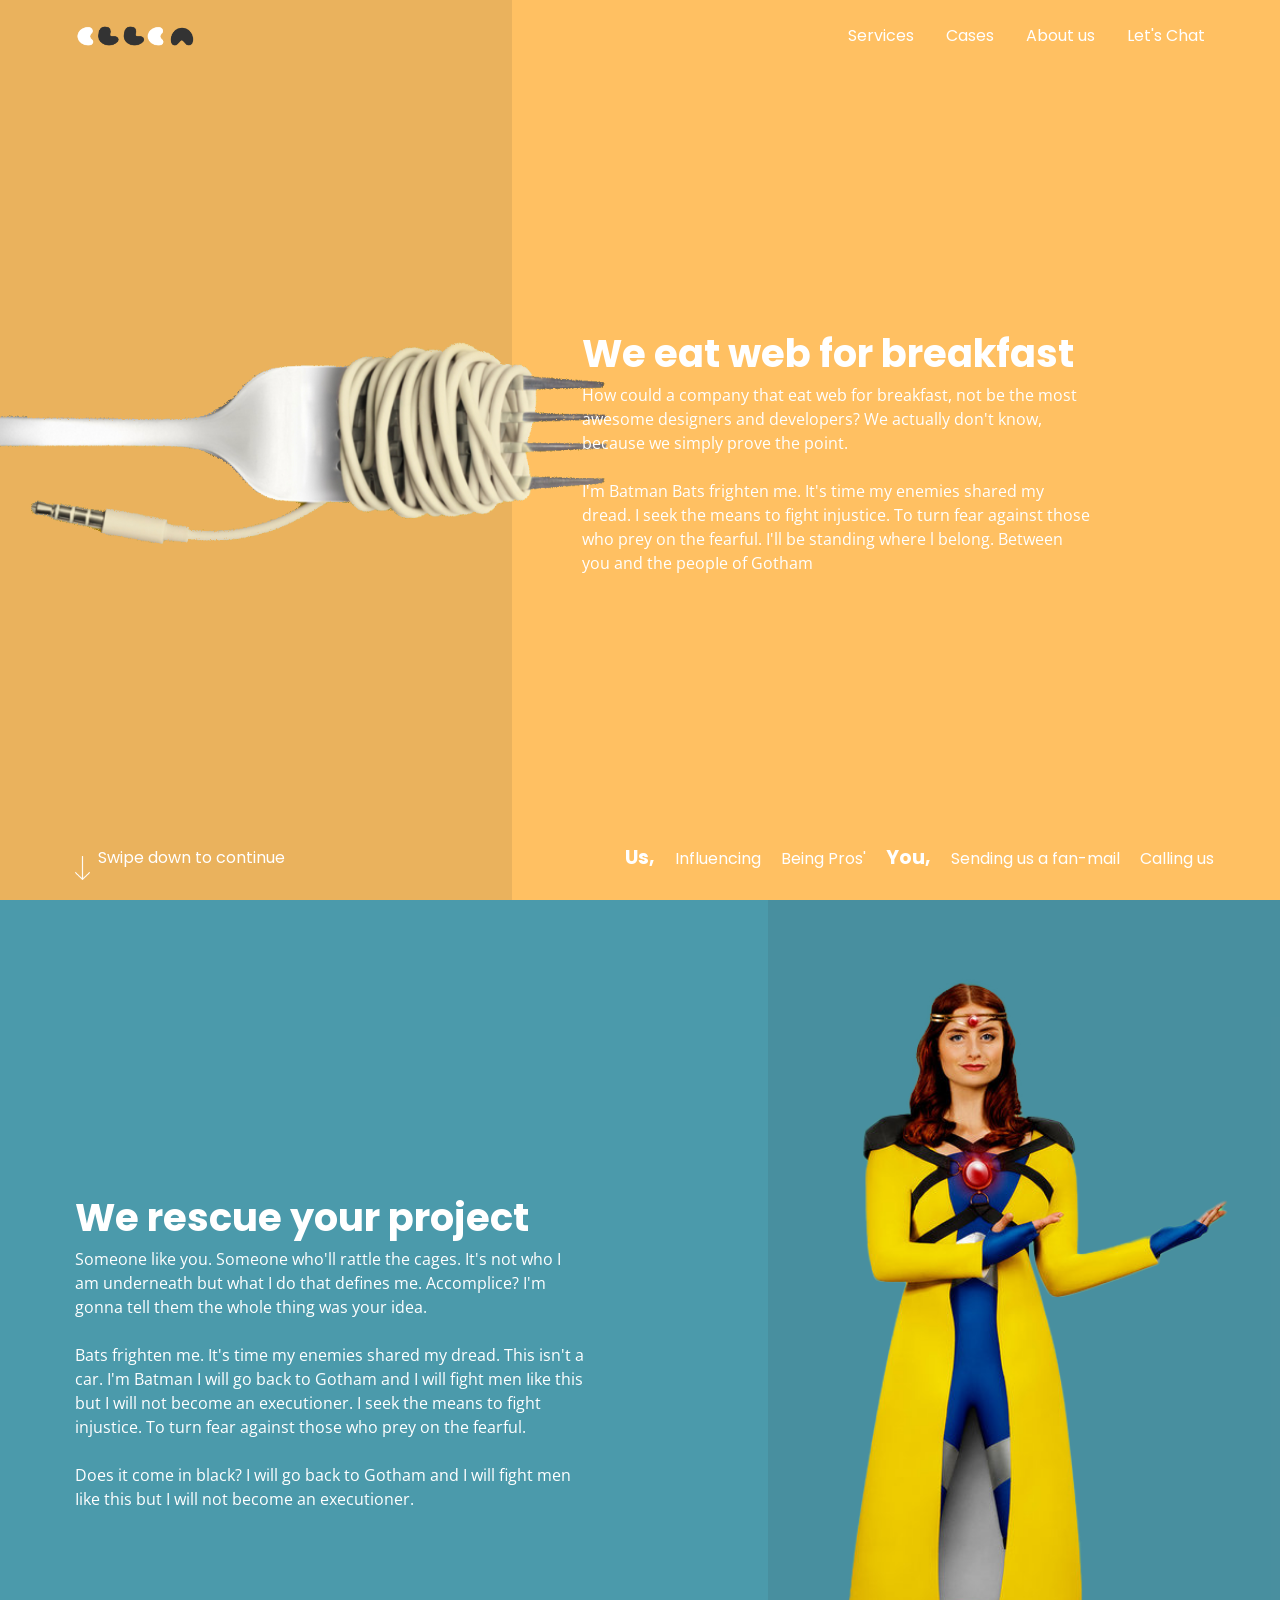
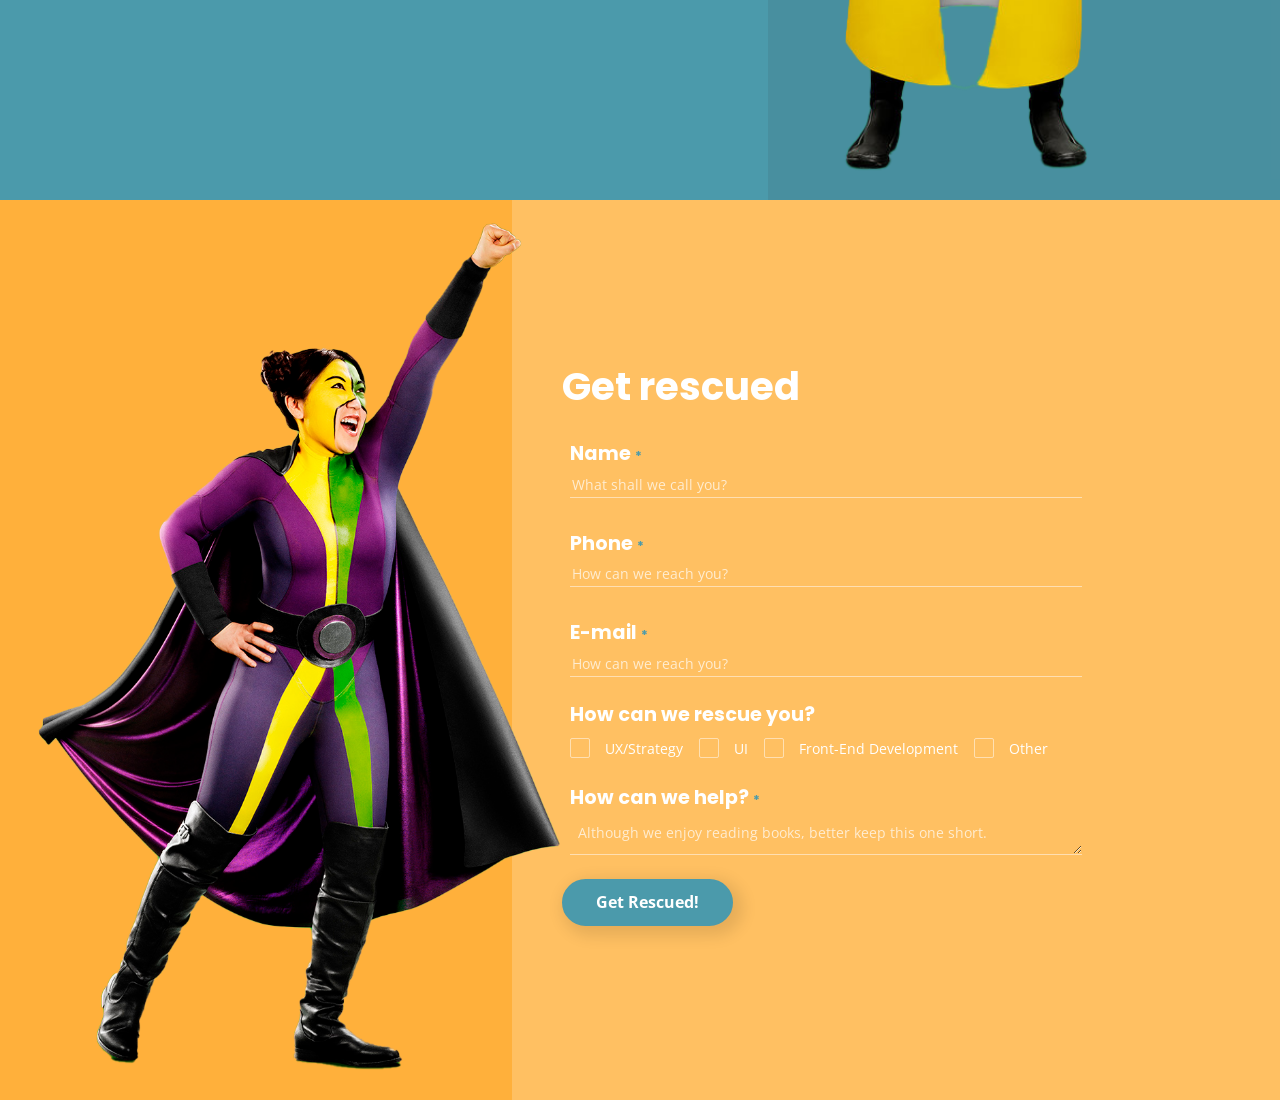
<file: about.html>
<html>
<html lang="en">

<head>
    <meta charset="UTF-8">
    <meta name="viewport" content="width=device-width, initial-scale=1.0">
    <title>Ellen Creatives - About us</title>

    <!-- Images of heroes borrowed from Unionen. -->

    <!-- Google Font: Open Sans -->
    <link
        href="https://fonts.googleapis.com/css2?family=Open+Sans:ital,wght@0,300;0,400;0,600;0,700;0,800;1,300;1,400;1,600;1,700;1,800&display=swap"
        rel="stylesheet">

    <!-- Google Font: Poppins -->
    <link
        href="https://fonts.googleapis.com/css2?family=Poppins:ital,wght@0,100;0,200;0,300;0,400;0,500;0,600;0,700;0,800;0,900;1,100;1,200;1,300;1,400;1,500;1,600;1,700;1,800;1,900&display=swap"
        rel="stylesheet">

    <!-- Normalize CSS -->
    <link rel="stylesheet" href="CSS/Reset.css">

    <!-- Stylesheet: Typography -->
    <link rel="stylesheet" href="CSS/fonts.css">

    <!-- Stylesheet: Small Desktops -->
    <link rel="stylesheet" href="CSS/styles-main.css">

    <!-- Stylesheet: MediaQueries -->
    <link rel="stylesheet" href="CSS/styles-mediaqueries.css">
</head>

<body id="about-body">
    <!-- WEB HEADER-->
    <header class="header-container hide-mobile">
        <nav class="nav-wrapper">
            <a href="index.html" id="wordmarkLink"><img class="logotype" src="IMG/logo-bw.png"
                    alt="Ellen Creatives Logotype" id="nav-wordmark"></a>
            <a href="index.html#servicesAnchor" class="nav-link">Services</a>
            <a href="cases-overview.html" class="nav-link">Cases</a>
            <a href="about.html" class="nav-link">About us</a>
            <a href="about.html#contactAnchor" class="nav-link">Let's Chat</a>
        </nav>
    </header>

    <!-- MOBILE HEADER-->
    <div class="mobile-header show-mobile">
        <nav role="navigation">

            <div id="menuToggle">
                <input type="checkbox" />
                <div class="menu-icon">
                    <span></span>
                    <span></span>
                    <span></span>
                </div>
                <ul id="menu">
                    <li><a class="nav-link" href="index.html">Home</a></li>
                    <li><a class="nav-link" href="index.html#servicesAnchor">Services</a></li>
                    <li><a class="nav-link" href="Cases-overview.html">Cases</a></li>
                    <li><a class="nav-link" href="about.html">About us</a></li>
                    <li><a class="nav-link" href="about.html#contactAnchor">Let's Chat</a></li>
                </ul>
            </div>
            <a href="index.html" id="logo-container">
                <img class="logotype" src="IMG/logo-bw.png" alt="Ellen Creatives Logotype">
            </a>
        </nav>
    </div>

    <!-- WEB ABOUT -->
    <section class="hide-mobile hide-tablet-portrait">
        <section>
            <div class="about-section full-screen bg-yellow">
                <div class="left-container-about">
                    <img src="IMG/eating2.png" alt="decorative image of a earphone-cord wrapper around a fork"
                        id="about-img-1">
                </div>
                <div class="right-container-about">
                    <h2 class="white-font about-title">We eat web for breakfast</h2>
                    <p class="white-font about-p">How could a company that eat web for breakfast, not be the most
                        awesome
                        designers and developers? We actually don't know, because we simply prove the point.
                        <br><br>
                        I'm Batman Bats frighten me. It's time my enemies shared my dread. I seek the means to fight
                        injustice. To turn fear against those who prey on the fearful. I'll be standing where l belong.
                        Between you and the peopIe of Gotham
                    </p>
                </div>
            </div>
        </section>

        <section>
            <div class="slider-container">
                <div class="case-highlight-section full-screen bg-petrol">
                    <div class="left-container">
                        <h2 class="white-font">We rescue your project</h2>
                        <p class="white-font"> Someone like you. Someone who'll rattle the cages. It's not who I am
                            underneath but what I do that defines me. Accomplice? I'm gonna tell them the whole thing
                            was
                            your idea.
                            <br><br>
                            Bats frighten me. It's time my enemies shared my dread. This isn't a car. I'm Batman I will
                            go
                            back to Gotham and I will fight men Iike this but I will not become an executioner. I seek
                            the
                            means to fight injustice. To turn fear against those who prey on the fearful.
                            <br><br>
                            Does it come in black? I will go back to Gotham and I will fight men Iike this but I will
                            not
                            become an executioner. </p>
                    </div>
                    <div class="right-container">
                        <img src="IMG/hero4.png" alt="Team member of Ellen Creative" id="about-img-2">
                    </div>
                </div>
            </div>
        </section>

        <section>
            <a name="contactAnchor"></a>
            <div class="form-container bg-yellow">
                <div class="left-container">
                    <img src="IMG/hero6.png" alt="Team member of Ellen Creative" id="about-img-3">
                </div>
                <div class="right-container">

                    <div class="form">
                        <h2 class="white-font">Get rescued</h2>
                        <form id="contactForm" method="POST" action="about.html" novalidate>
                            <div class="form-field">
                                <label class="big-subtitle white-font" for="inputName">Name<span class="asterix"> *
                                        <span class="tooltiptext">This is required</span>
                                    </span>
                                </label>
                                <input class="input" type="text" class="form-control" id="inputName"
                                    placeholder="What shall we call you?">
                            </div>
                            <div class="form-field">
                                <label class="big-subtitle white-font" for="inputPhone">Phone<span class="asterix"> *
                                        <span class="tooltiptext">This is required</span>
                                    </span>
                                </label>
                                <input class="input" type="tel" class="form-control" id="inputPhone"
                                    placeholder="How can we reach you?">
                            </div>
                            <div class="form-field">
                                <label class="big-subtitle white-font" for="inputEmail">E-mail<span class="asterix"> *
                                        <span class="tooltiptext">This is required</span>
                                    </span>
                                </label>
                                <input class="input" type="email" class="form-control" id="inputEmail"
                                    placeholder="How can we reach you?">
                            </div>
                            <div class="check-field">
                                <div class="form-row">
                                    <label class="big-subtitle white-font" for="inputCheck">How can we rescue
                                        you?</label>
                                    <div class="checkboxes">
                                        <div class="checkbox-group">
                                            <label class="container small-p white-font" for="Answ-UX">
                                                <input type="checkbox" id="Answ-UX" name="Answ-UX" value="UX-Strategy">
                                                <span class="checkmark"></span>
                                                UX/Strategy
                                            </label>
                                        </div>
                                        <div class="checkbox-group">
                                            <label class="container small-p white-font" for="Answ-UI">
                                                <input type="checkbox" id="Answ-UI" name="Answ-UI" value="UI">
                                                <span class="checkmark"></span>
                                                UI
                                            </label>
                                        </div>
                                        <div class="checkbox-group">
                                            <label class="container small-p white-font" for="Answ-FE">
                                                <input type="checkbox" id="Answ-FE" name="Answ-FE" value="Front-End">
                                                <span class="checkmark"></span>
                                                Front-End Development
                                            </label>
                                        </div>
                                        <div class="checkbox-group">
                                            <label class="container small-p white-font" for="Answ-other">
                                                <input type="checkbox" id="Answ-other" name="Answ-other" value="Other">
                                                <span class="checkmark"></span>
                                                Other
                                            </label>
                                        </div>
                                    </div>
                                </div>
                            </div>
                            <div class="form-field">
                                <label class="big-subtitle white-font" for="inputDescr">How can we help?<span
                                        class="asterix"> *
                                        <span class="tooltiptext">This is required</span>
                                    </span>
                                </label>
                                <textarea class="input" name="message" rows="1" cols="30" id="inputDescr"
                                    placeholder="Although we enjoy reading books, better keep this one short."></textarea>
                            </div>
                            <button type="submit" id="submitform" class="CTA">Get Rescued!</button>
                        </form>
                    </div>
                </div>
            </div>
        </section>
    </section>

    <!-- TABLET ABOUT -->
    <section class="hide-mobile show-tablet-portrait">
        <section>
            <div class="about-section full-screen bg-yellow">
                <div class="left-container-about">
                    <img src="IMG/eating2.png" alt="decorative image of a earphone-cord wrapper around a fork"
                        id="about-img-1">
                </div>
                <div class="right-container-about">
                    <h2 class="white-font about-title">We eat web for breakfast</h2>
                    <p class="white-font about-p">How could a company that eat web for breakfast, not be the most
                        awesome
                        designers and developers? We actually don't know, because we simply prove the point.
                        <br><br>
                        I'm Batman Bats frighten me. It's time my enemies shared my dread. I seek the means to fight
                        injustice. To turn fear against those who prey on the fearful. I'll be standing where l belong.
                        Between you and the peopIe of Gotham
                    </p>
                </div>
            </div>
        </section>

        <section>
            <div class="slider-container slider-container-tablet">
                <div class="case-highlight-section case-highlight-section-tablet full-screen bg-petrol">
                    <div class="left-container-tablet">
                        <h2 class="white-font">We rescue your project</h2>
                        <p class="white-font"> Someone like you. Someone who'll rattle the cages. It's not who I am
                            underneath but what I do that defines me. Accomplice? I'm gonna tell them the whole thing
                            was
                            your idea.
                            <br><br>
                            Bats frighten me. It's time my enemies shared my dread. This isn't a car. I'm Batman I will
                            go
                            back to Gotham and I will fight men Iike this but I will not become an executioner. I seek
                            the
                            means to fight injustice. To turn fear against those who prey on the fearful.
                            <br><br>
                            Does it come in black? I will go back to Gotham and I will fight men Iike this but I will
                            not
                            become an executioner. </p>
                    </div>
                    <div class="right-container-tablet">
                        <img src="IMG/hero4.png" alt="Team member of Ellen Creative" id="about-img-2">
                    </div>
                </div>
            </div>
        </section>

        <section>
            <a name="contactAnchor"></a>
            <div class="form-container bg-yellow">
                <div class="left-container">
                    <img src="IMG/hero6.png" alt="Team member of Ellen Creative" id="about-img-3">
                </div>
                <div class="right-container">

                    <div class="form">
                        <h2 class="white-font">Get rescued</h2>
                        <form id="contactForm1" method="POST" action="about.html" novalidate>
                            <div class="form-field">
                                <label class="big-subtitle white-font" for="inputName1">Name<span class="asterix"> *
                                        <span class="tooltiptext">This is required</span>
                                    </span>
                                </label>
                                <input class="input" type="text" class="form-control" id="inputName1"
                                    placeholder="What shall we call you?">
                            </div>
                            <div class="form-field">
                                <label class="big-subtitle white-font" for="inputPhone1">Phone<span class="asterix"> *
                                        <span class="tooltiptext">This is required</span>
                                    </span>
                                </label>
                                <input class="input" type="tel" class="form-control" id="inputPhone1"
                                    placeholder="How can we reach you?">
                            </div>
                            <div class="form-field">
                                <label class="big-subtitle white-font" for="inputEmail1">E-mail<span class="asterix"> *
                                        <span class="tooltiptext">This is required</span>
                                    </span>
                                </label>
                                <input class="input" type="email" class="form-control" id="inputEmail1"
                                    placeholder="How can we reach you?">
                            </div>
                            <div class="check-field">
                                <div class="form-row">
                                    <label class="big-subtitle white-font" for="inputCheck1">How can we rescue
                                        you?</label>
                                    <div class="checkboxes">
                                        <div class="checkbox-group">
                                            <label class="container small-p white-font" for="Answ-UX">
                                                <input type="checkbox" id="Answ-UX" name="Answ-UX" value="UX-Strategy">
                                                <span class="checkmark"></span>
                                                UX/Strategy
                                            </label>
                                        </div>
                                        <div class="checkbox-group">
                                            <label class="container small-p white-font" for="Answ-UI">
                                                <input type="checkbox" id="Answ-UI" name="Answ-UI" value="UI">
                                                <span class="checkmark"></span>
                                                UI
                                            </label>
                                        </div>
                                        <div class="checkbox-group">
                                            <label class="container small-p white-font" for="Answ-FE">
                                                <input type="checkbox" id="Answ-FE" name="Answ-FE" value="Front-End">
                                                <span class="checkmark"></span>
                                                Front-End Development
                                            </label>
                                        </div>
                                        <div class="checkbox-group">
                                            <label class="container small-p white-font" for="Answ-other">
                                                <input type="checkbox" id="Answ-other" name="Answ-other" value="Other">
                                                <span class="checkmark"></span>
                                                Other
                                            </label>
                                        </div>
                                    </div>
                                </div>
                            </div>
                            <div class="form-field">
                                <label class="big-subtitle white-font" for="inputDescr1">How can we help?<span
                                        class="asterix"> *
                                        <span class="tooltiptext">This is required</span>
                                    </span>
                                </label>
                                <textarea class="input" name="message" rows="1" cols="30" id="inputDescr1"
                                    placeholder="Although we enjoy reading books, better keep this one short."></textarea>
                            </div>
                            <button type="submit" id="submitform1" class="CTA">Get Rescued!</button>
                        </form>
                    </div>
                </div>
            </div>
        </section>
    </section>

    <!-- MOBILE ABOUT -->
    <section class="show-mobile">
        <section class="mobile-section-about">
            <div class="about-section bg-yellow">
                <div class="mobile-full-container">
                    <h2 class="white-font about-title">We eat web for breakfast</h2>
                    <p class="white-font about-p">How could a company that eat web for breakfast, not be the most
                        awesome
                        designers and developers? We actually don't know, because we simply prove the point.
                        <br><br>
                        I'm Batman Bats frighten me. It's time my enemies shared my dread. I seek the means to fight
                        injustice. To turn fear against those who prey on the fearful. I'll be standing where l belong.
                        Between you and the peopIe of Gotham
                    </p>
                </div>
            </div>
        </section>

        <section class="mobile-section-about bg-petrol">
            <div class="about-section about-section-2">
                <div class="mobile-full-container">
                    <img src="IMG/hero4.png" alt="Team member of Ellen Creative" id="about-img-2">
                    <h2 class="white-font">We rescue your project</h2>
                    <p class="white-font"> Someone like you. Someone who'll rattle the cages. It's not who I am
                        underneath but what I do that defines me. Accomplice? I'm gonna tell them the whole thing
                        was
                        your idea.
                        <br><br>
                        Bats frighten me. It's time my enemies shared my dread. This isn't a car. I'm Batman I will
                        go
                        back to Gotham and I will fight men Iike this but I will not become an executioner. I seek
                        the
                        means to fight injustice. To turn fear against those who prey on the fearful.
                        <br><br>
                        Does it come in black? I will go back to Gotham and I will fight men Iike this but I will
                        not
                        become an executioner. </p>
                </div>
            </div>
        </section>

        <section class="mobile-section-about" id="form-bg">
            <a name="contactAnchor"></a>
            <div class="form-container bg-yellow">
                <div class="mobile-full-container">
                    <div class="form">
                        <h2 class="white-font">Get rescued</h2>
                        <form id="contactForm2" method="POST" action="about.html" novalidate>
                            <div class="form-field">
                                <label class="big-subtitle white-font" for="inputName2">Name<span class="asterix"> *
                                        <span class="tooltiptext">This is required</span>
                                    </span>
                                </label>
                                <input class="input" type="text" class="form-control" id="inputName2"
                                    placeholder="What shall we call you?">
                            </div>
                            <div class="form-field">
                                <label class="big-subtitle white-font" for="inputPhone2">Phone<span class="asterix"> *
                                        <span class="tooltiptext">This is required</span>
                                    </span>
                                </label>
                                <input class="input" type="tel" class="form-control" id="inputPhone2"
                                    placeholder="How can we reach you?">
                            </div>
                            <div class="form-field">
                                <label class="big-subtitle white-font" for="inputEmail2">E-mail<span class="asterix"> *
                                        <span class="tooltiptext">This is required</span>
                                    </span>
                                </label>
                                <input class="input" type="email" class="form-control" id="inputEmail2"
                                    placeholder="How can we reach you?">
                            </div>
                            <div class="check-field">
                                <div class="form-row">
                                    <label class="big-subtitle white-font" for="inputCheck2">How can we rescue
                                        you?</label>
                                    <div class="checkboxes">
                                        <div class="checkbox-group">
                                            <label class="container small-p white-font" for="Answ-UX">
                                                <input type="checkbox" id="Answ-UX" name="Answ-UX" value="UX-Strategy">
                                                <span class="checkmark"></span>
                                                UX/Strategy
                                            </label>
                                        </div>
                                        <div class="checkbox-group">
                                            <label class="container small-p white-font" for="Answ-UI">
                                                <input type="checkbox" id="Answ-UI" name="Answ-UI" value="UI">
                                                <span class="checkmark"></span>
                                                UI
                                            </label>
                                        </div>
                                        <div class="checkbox-group">
                                            <label class="container small-p white-font" for="Answ-FE">
                                                <input type="checkbox" id="Answ-FE" name="Answ-FE" value="Front-End">
                                                <span class="checkmark"></span>
                                                Front-End Development
                                            </label>
                                        </div>
                                        <div class="checkbox-group">
                                            <label class="container small-p white-font" for="Answ-other">
                                                <input type="checkbox" id="Answ-other" name="Answ-other" value="Other">
                                                <span class="checkmark"></span>
                                                Other
                                            </label>
                                        </div>
                                    </div>
                                </div>
                            </div>
                            <div class="form-field">
                                <label class="big-subtitle white-font" for="inputDescr2">How can we help?<span
                                        class="asterix"> *
                                        <span class="tooltiptext">This is required</span>
                                    </span>
                                </label>
                                <textarea class="input" name="message" rows="1" cols="30" id="inputDescr2"
                                    placeholder="Although we enjoy reading books, better keep this one short."></textarea>
                            </div>
                            <button type="submit" id="submitform2" class="CTA">Get Rescued!</button>
                        </form>
                    </div>
                </div>
        </section>
    </section>

    <!-- WEB FOOTER -->
    <div class="contact-footer hide-mobile">
        <div class="scrollMe" id="scrollMeFooter">
            <img class="arrow-down" src="IMG/Icons-elements/arrow-white-down-thicker@2x.png" alt="">
            <p id="scrollMeLabel-down">Swipe down to continue</p>
        </div>
        <div class="footer-wrapper">
            <div class="footer-1">
                <div class="footer-title">Us,</div>
                <a href="#" class="footer-link">Influencing</a>
                <a href="#" class="footer-link">Being Pros'</a>
            </div>
            <div class="footer-2">
                <div class="footer-title">You,</div>
                <a href="mailto:ellenekloofdesign@gmail.com" target="_blank" class="footer-link">Sending us a
                    fan-mail</a>
                <a href="tel:+46707509144" class="footer-link">Calling us</a>
            </div>
        </div>
    </div>

    <!-- MOBILE FOOTER -->
    <section class="show-mobile">
        <div class="contact-footer-mobile">
            <div class="footer-wrapper">
                <div class="footer-1">
                    <div class="footer-title">Us,</div>
                    <a href="#" class="footer-link">Influencing</a>
                    <a href="#" class="footer-link">Being Pros'</a>
                </div>
                <div class="footer-2">
                    <div class="footer-title">You,</div>
                    <a href="mailto:ellenekloofdesign@gmail.com" target="_blank" class="footer-link">Sending us a
                        fan-mail</a>
                    <a href="tel:+46707509144" class="footer-link">Calling us</a>
                </div>
            </div>
        </div>
    </section>

    <script src="https://ajax.googleapis.com/ajax/libs/jquery/3.5.1/jquery.min.js"></script>
    <script src="JS/scrollMeAbout.js"></script>
    <script src="JS/FormValidation.js"></script>
</body>

</html>
</file>
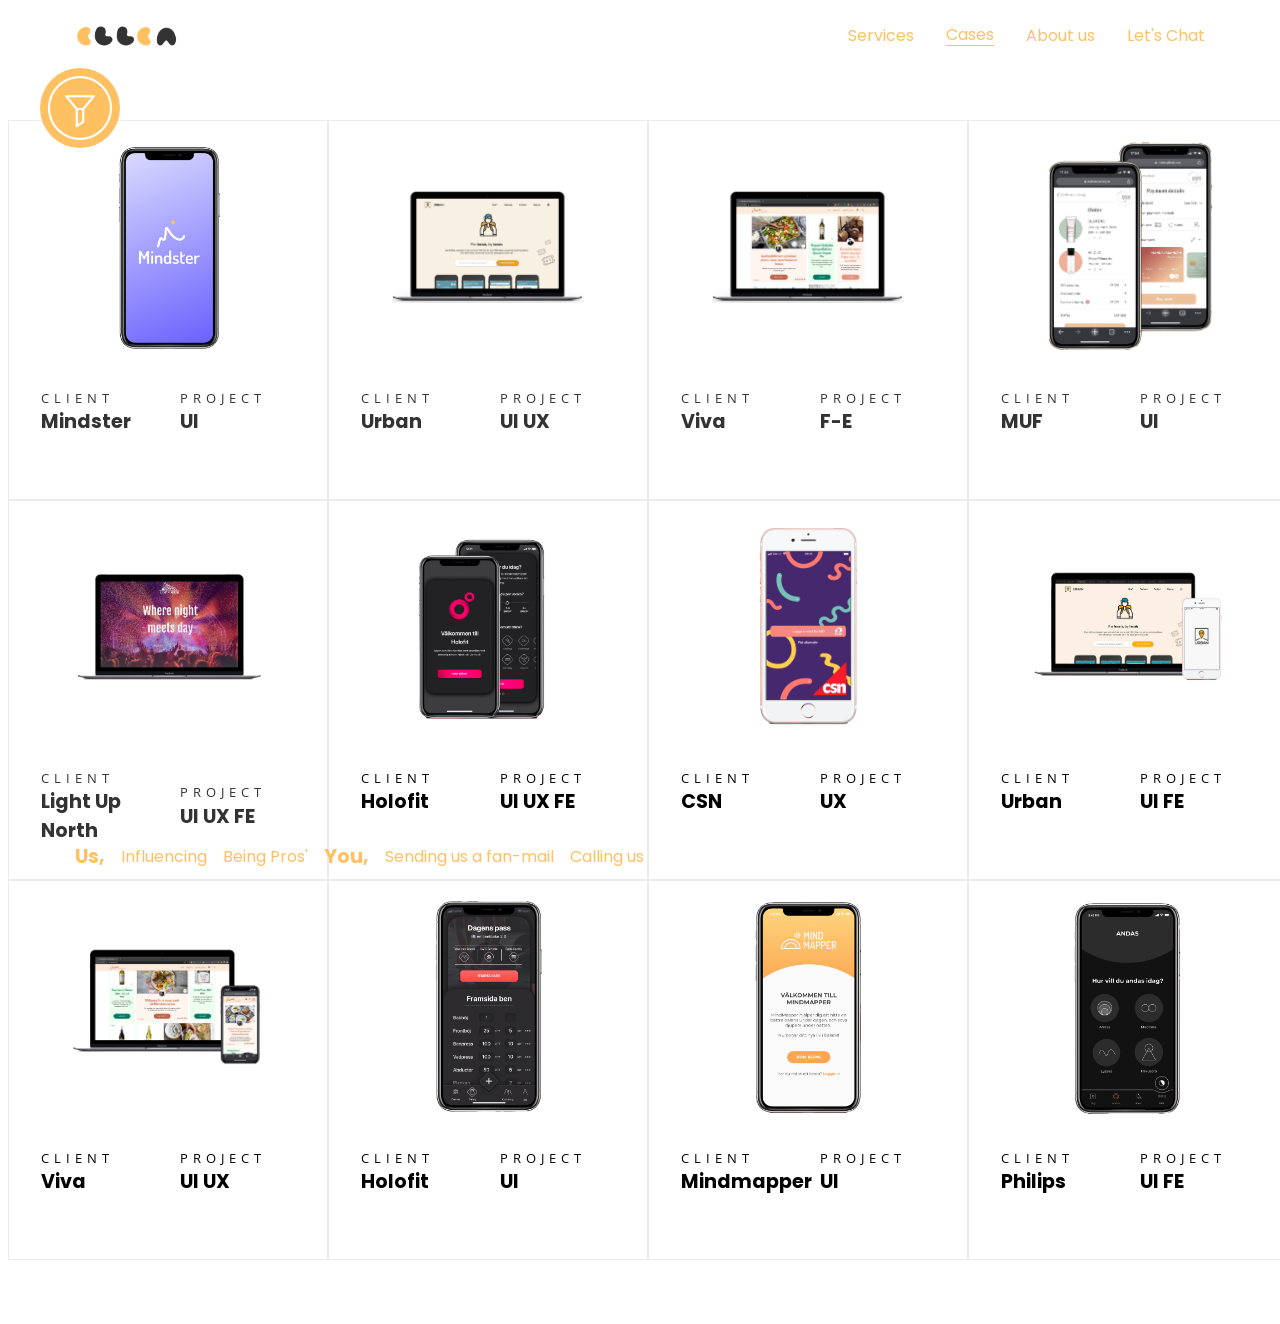
<file: Cases-overview.html>
<html>
<html lang="en">

<head>
    <meta charset="UTF-8">
    <meta name="viewport" content="width=device-width, initial-scale=1.0">
    <title>Ellen Creatives - Overview of cases</title>

    <!-- Images of heroes borrowed from Unionen. -->

    <!-- Google Font: Open Sans -->
    <link
        href="https://fonts.googleapis.com/css2?family=Open+Sans:ital,wght@0,300;0,400;0,600;0,700;0,800;1,300;1,400;1,600;1,700;1,800&display=swap"
        rel="stylesheet">

     <!-- Google Font: Poppins -->
    <link
    href="https://fonts.googleapis.com/css2?family=Poppins:ital,wght@0,100;0,200;0,300;0,400;0,500;0,600;0,700;0,800;0,900;1,100;1,200;1,300;1,400;1,500;1,600;1,700;1,800;1,900&display=swap"
    rel="stylesheet">

    <!-- Normalize CSS -->
    <link rel="stylesheet" href="CSS/Reset.css">

    <!-- Stylesheet: Typography -->
    <link rel="stylesheet" href="CSS/fonts.css">

    <!-- Stylesheet: Small Desktops -->
    <link rel="stylesheet" href="CSS/styles-main.css">

    <!-- Stylesheet: MediaQueries -->
    <link rel="stylesheet" href="CSS/styles-mediaqueries.css">
</head>

<body id="cases-body">
    <!-- WEB HEADER YELLOW -->
    <header class="header-container hide-mobile">
        <nav class="nav-wrapper">
            <a href="index.html" id="wordmarkLink"><img src="IMG/logo-yb.png" alt="Ellen Creatives Logotype"
                    id="nav-wordmark"></a>
            <a href="index.html#servicesAnchor" class="nav-link-inverted">Services</a>
            <a href="cases-overview.html" class="nav-link-inverted activePage">Cases</a>
            <a href="about.html" class="nav-link-inverted">About us</a>
            <a href="about.html#contactAnchor" class="nav-link-inverted">Let's Chat</a>
        </nav>
    </header>

    <!-- MOBILE HEADER-->
    <div class="mobile-header show-mobile">
        <nav role="navigation">

            <div id="menuToggle">
                <input type="checkbox" />
                <div class="menu-icon">
                    <span></span>
                    <span></span>
                    <span></span>
                </div>
                <ul id="menu">
                    <li><a class="nav-link" href="index.html">Home</a></li>
                    <li><a class="nav-link" href="index.html#servicesAnchor">Services</a></li>
                    <li><a class="nav-link" href="Cases-overview.html">Cases</a></li>
                    <li><a class="nav-link" href="about.html">About us</a></li>
                    <li><a class="nav-link" href="about.html#contactAnchor">Let's Chat</a></li>
                </ul>
            </div>
            <a href="index.html" id="logo-container">
                <img class="logotype" src="IMG/logo-bw.png" alt="Ellen Creatives Logotype">
            </a>
        </nav>
    </div>

    <!-- WEB CASES -->
    <div class="cases-main hide-mobile">
        <div class="filters-section">
            <div id="slidedown-btn"><img src="IMG/Icons-elements/filter128x128-White.png" alt="Icon to Filter cases"></div>
            <div class="filters-slidedown">
                <div class="filters">
                    <button class="filter-btn active" onclick="filterObjects('all')">See all</button>
                    <button class="filter-btn" onclick="filterObjects('uxGroup')">UX & Analytics</button>
                    <button class="filter-btn" onclick="filterObjects('uiGroup')">Responsive UI</button>
                    <button class="filter-btn" onclick="filterObjects('devGroup')">Front-End</button>
                </div>
            </div>

            <div class="cases-section">
                <a href="case-Urban.html"
                        class="link-to-case">
                <div class="box uiGroup">
                    <div class="outer-case-boxes petrol-fill" id="case-1">
                        <!-- <h1 class="case-no">01</h1> -->
                        <div class="img-case-box">
                            <img src="IMG/Cases-thumbnails/Mindster-highlight.png" alt="Mindster case" class="h-img">
                        </div>
                        <div class="text-case-box">
                            <div class="client-case-box">
                                <div class="case-thumb-title overline">CLIENT</div>
                                <p class="case-thumb-text big-subtitle">Mindster</p>
                            </div>
                            <div class="project-case-box">
                                <div class="case-thumb-title overline">PROJECT</div>
                                <p class="case-thumb-text big-subtitle">UI</p>
                            </div>
                        </div>
                    </div>
                    </a>
                </div>

                <div class="box uxGroup uiGroup">
                    <a href="case-Urban.html"
                        class="link-to-case">
                        <div class="outer-case-boxes yellow-fill" id="case-2">
                            <!-- <h1 class="case-no">02</h1> -->
                            <div class="img-case-box">
                                <img src="IMG/Cases-thumbnails/Urban-highlight.png" alt="Urban case" class="w-img">
                            </div>
                            <div class="text-case-box">
                                <div class="client-case-box">
                                    <div class="case-thumb-title overline">CLIENT</div>
                                    <p class="case-thumb-text big-subtitle">Urban</p>
                                </div>
                                <div class="project-case-box">
                                    <div class="case-thumb-title overline">PROJECT</div>
                                    <p class="case-thumb-text big-subtitle">UI UX</p>
                                </div>
                            </div>
                        </div>
                    </a>
                </div>

                <div class="box devGroup">
                    <a href="case-Urban.html"
                        class="link-to-case">
                        <div class="outer-case-boxes petrol-fill" id="case-3">
                            <!-- <h1 class="case-no">03</h1> -->
                            <div class="img-case-box">
                                <img src="IMG/Cases-thumbnails/Viva-highlight.png" alt="Viva case" class="w-img">
                            </div>
                            <div class="text-case-box">
                                <div class="client-case-box">
                                    <div class="case-thumb-title overline">CLIENT</div>
                                    <p class="case-thumb-text big-subtitle">Viva</p>
                                </div>
                                <div class="project-case-box">
                                    <div class="case-thumb-title overline">PROJECT</div>
                                    <p class="case-thumb-text big-subtitle">F-E</p>
                                </div>
                            </div>
                        </div>
                    </a>
                </div>

                <div class="box uiGroup">
                    <a href="case-Urban.html"
                        class="link-to-case">
                        <div class="outer-case-boxes yellow-fill" id="case-4">
                            <!-- <h1 class="case-no">04</h1> -->
                            <div class="img-case-box">
                                <img src="IMG/Cases-thumbnails/Makeup-factory-highlight.png" alt="Makeup Factory case" class="h-img">
                            </div>
                            <div class="text-case-box">
                                <div class="client-case-box">
                                    <div class="case-thumb-title overline">CLIENT</div>
                                    <p class="case-thumb-text big-subtitle">MUF</p>
                                </div>
                                <div class="project-case-box">
                                    <div class="case-thumb-title overline">PROJECT</div>
                                    <p class="case-thumb-text big-subtitle">UI</p>
                                </div>
                            </div>
                        </div>
                    </a>
                </div>

                <div class="box uiGroup uxGroup devGroup">
                    <a href="case-Urban.html"
                        class="link-to-case">
                        <div class="outer-case-boxes yellow-fill" id="case-5">
                            <!-- <h1 class="case-no">05</h1> -->
                            <div class="img-case-box">
                                <img src="IMG/Cases-thumbnails/LuN-highlight.png" alt="Urban case" class="w-img">
                            </div>
                            <div class="text-case-box">
                                <div class="client-case-box">
                                    <div class="case-thumb-title overline">CLIENT</div>
                                    <p class="case-thumb-text big-subtitle">Light Up North</p>
                                </div>
                                <div class="project-case-box">
                                    <div class="case-thumb-title overline">PROJECT</div>
                                    <p class="case-thumb-text big-subtitle">UI UX FE</p>
                                </div>
                            </div>
                        </div>
                    </a>
                </div>

                <div class="box uiGroup uxGroup devGroup">
                    <div class="outer-case-boxes petrol-fill" id="case-6">
                        <!-- <h1 class="case-no">01</h1> -->
                        <div class="img-case-box">
                            <img src="IMG/Cases-thumbnails/Holofit.png" alt="Holofit case" class="h-img">
                        </div>
                        <div class="text-case-box">
                            <div class="client-case-box">
                                <div class="case-thumb-title overline">CLIENT</div>
                                <p class="case-thumb-text big-subtitle">Holofit</p>
                            </div>
                            <div class="project-case-box">
                                <div class="case-thumb-title overline">PROJECT</div>
                                <p class="case-thumb-text big-subtitle">UI UX FE</p>
                            </div>
                        </div>
                    </div>
                </div>

                <div class="box uxGroup">
                    <div class="outer-case-boxes yellow-fill" id="case-7">
                        <!-- <h1 class="case-no">02</h1> -->
                        <div class="img-case-box">
                            <img src="IMG/Cases-thumbnails/CSN-highlight.png" alt="CSN case" class="h-img">
                        </div>
                        <div class="text-case-box">
                            <div class="client-case-box">
                                <div class="case-thumb-title overline">CLIENT</div>
                                <p class="case-thumb-text big-subtitle">CSN</p>
                            </div>
                            <div class="project-case-box">
                                <div class="case-thumb-title overline">PROJECT</div>
                                <p class="case-thumb-text big-subtitle">UX</p>
                            </div>
                        </div>
                    </div>
                </div>

                <div class="box uiGroup devGroup">
                    <div class="outer-case-boxes petrol-fill" id="case-8">
                        <!-- <h1 class="case-no">03</h1> -->
                        <div class="img-case-box">
                            <img src="IMG/Cases-thumbnails/Urban-Urban_highlight.png" alt="Urban case" class="w-img">
                        </div>
                        <div class="text-case-box">
                            <div class="client-case-box">
                                <div class="case-thumb-title overline">CLIENT</div>
                                <p class="case-thumb-text big-subtitle">Urban</p>
                            </div>
                            <div class="project-case-box">
                                <div class="case-thumb-title overline">PROJECT</div>
                                <p class="case-thumb-text big-subtitle">UI FE</p>
                            </div>
                        </div>
                    </div>
                </div>

                <div class="box uiGroup uxGroup">
                    <div class="outer-case-boxes petrol-fill" id="case-9">
                        <!-- <h1 class="case-no">04</h1> -->
                        <div class="img-case-box">
                            <img src="IMG/Cases-thumbnails/Viva-Viva-highlight.png" alt="Viva case" class="w-img">
                        </div>
                        <div class="text-case-box">
                            <div class="client-case-box">
                                <div class="case-thumb-title overline">CLIENT</div>
                                <p class="case-thumb-text big-subtitle">Viva</p>
                            </div>
                            <div class="project-case-box">
                                <div class="case-thumb-title overline">PROJECT</div>
                                <p class="case-thumb-text big-subtitle">UI UX</p>
                            </div>
                        </div>
                    </div>
                </div>

                <div class="box uiGroup">
                    <div class="outer-case-boxes yellow-fill" id="case-10">
                        <!-- <h1 class="case-no">05</h1> -->
                        <div class="img-case-box">
                            <img src="IMG/Cases-thumbnails/Holofit2.png" alt="Holofit case" class="h-img">
                        </div>
                        <div class="text-case-box">
                            <div class="client-case-box">
                                <div class="case-thumb-title overline">CLIENT</div>
                                <p class="case-thumb-text big-subtitle">Holofit</p>
                            </div>
                            <div class="project-case-box">
                                <div class="case-thumb-title overline">PROJECT</div>
                                <p class="case-thumb-text big-subtitle">UI</p>
                            </div>
                        </div>
                    </div>
                </div>

                <div class="box uiGroup">
                    <div class="outer-case-boxes petrol-fill" id="case-11">
                        <!-- <h1 class="case-no">04</h1> -->
                        <div class="img-case-box">
                            <img src="IMG/Cases-thumbnails/Mindmapper1.png" alt="Mindmapper case" class="h-img">
                        </div>
                        <div class="text-case-box">
                            <div class="client-case-box">
                                <div class="case-thumb-title overline">CLIENT</div>
                                <p class="case-thumb-text big-subtitle">Mindmapper</p>
                            </div>
                            <div class="project-case-box">
                                <div class="case-thumb-title overline">PROJECT</div>
                                <p class="case-thumb-text big-subtitle">UI</p>
                            </div>
                        </div>
                    </div>
                </div>

                <div class="box uiGroup devGroup">
                    <div class="outer-case-boxes yellow-fill" id="case-12">
                        <!-- <h1 class="case-no">05</h1> -->
                        <div class="img-case-box">
                            <img src="IMG/Cases-thumbnails/Mindmapper2.png" alt="Mindmapper case" class="h-img">
                        </div>
                        <div class="text-case-box">
                            <div class="client-case-box">
                                <div class="case-thumb-title overline">CLIENT</div>
                                <p class="case-thumb-text big-subtitle">Philips</p>
                            </div>
                            <div class="project-case-box">
                                <div class="case-thumb-title overline">PROJECT</div>
                                <p class="case-thumb-text big-subtitle">UI FE</p>
                            </div>
                        </div>
                    </div>
                </div>
            </div>
        </div>
    </div>


<!-- MOBILE CASES-->

    <div class="cases-main-mobile show-mobile">
        <div class="filters-section-mobile">
            <div id="slidedown-btn-mobile"><img src="IMG/Icons-elements/filter128x128-White.png" alt="Icon to filter cases"></div>
            <div class="filters-slidedown-mobile">
                <div id="filters">
                    <button class="filter-btn active" onclick="filterObjects('all')">See all</button>
                    <button class="filter-btn" onclick="filterObjects('uxGroup')">UX & Analytics</button>
                    <button class="filter-btn" onclick="filterObjects('uiGroup')">Responsive UI</button>
                    <button class="filter-btn" onclick="filterObjects('devGroup')">Front-End</button>
                </div>
            </div>

            <div class="cases-section-mobile">
                <a href="case-Urban.html"
                    class="link-to-case">
                    <div class="box uiGroup">
                        <div class="outer-case-boxes-mobile" id="case-1">
                            <!-- <h1 class="case-no">01</h1> -->
                            <div class="img-case-box-mobile">
                                <img src="IMG/Cases-thumbnails/Mindster-highlight.png" alt="Mindster case" class="h-img">
                            </div>
                            <div class="text-case-box-mobile">
                                <div class="client-case-box-mobile">
                                    <div class="case-thumb-title overline">CLIENT</div>
                                    <p class="case-thumb-text big-subtitle">Mindster</p>
                                </div>
                                <div class="project-case-box-mobile">
                                    <div class="case-thumb-title overline">PROJECT</div>
                                    <p class="case-thumb-text big-subtitle">UI</p>
                                </div>
                            </div>
                        </div>
                </a>
            </div>

            <div class="box uxGroup uiGroup">
                <a href="case-Urban.html"
                    class="link-to-case">
                    <div class="outer-case-boxes-mobile" id="case-2">
                        <!-- <h1 class="case-no">02</h1> -->
                        <div class="img-case-box-mobile">
                            <img src="IMG/Cases-thumbnails/Urban-highlight.png" alt="Urban case" class="w-img">
                        </div>
                        <div class="text-case-box-mobile">
                            <div class="client-case-box-mobile">
                                <div class="case-thumb-title overline">CLIENT</div>
                                <p class="case-thumb-text big-subtitle">Urban</p>
                            </div>
                            <div class="project-case-box-mobile">
                                <div class="case-thumb-title overline">PROJECT</div>
                                <p class="case-thumb-text big-subtitle">UI UX</p>
                            </div>
                        </div>
                    </div>
                </a>
            </div>

            <div class="box devGroup">
                <a href="case-Urban.html"
                    class="link-to-case">
                    <div class="outer-case-boxes-mobile" id="case-3">
                        <!-- <h1 class="case-no">03</h1> -->
                        <div class="img-case-box-mobile">
                            <img src="IMG/Cases-thumbnails/Viva-highlight.png" alt="Viva case" class="w-img">
                        </div>
                        <div class="text-case-box-mobile">
                            <div class="client-case-box-mobile">
                                <div class="case-thumb-title overline">CLIENT</div>
                                <p class="case-thumb-text big-subtitle">Viva</p>
                            </div>
                            <div class="project-case-box-mobile">
                                <div class="case-thumb-title overline">PROJECT</div>
                                <p class="case-thumb-text big-subtitle">F-E</p>
                            </div>
                        </div>
                    </div>
                </a>
            </div>

            <div class="box uiGroup">
                <a href="case-Urban.html"
                    class="link-to-case">
                    <div class="outer-case-boxes-mobile" id="case-4">
                        <!-- <h1 class="case-no">04</h1> -->
                        <div class="img-case-box-mobile">
                            <img src="IMG/Cases-thumbnails/Makeup-factory-highlight.png" alt="Makeup Factory case" class="h-img">
                        </div>
                        <div class="text-case-box-mobile">
                            <div class="client-case-box-mobile">
                                <div class="case-thumb-title overline">CLIENT</div>
                                <p class="case-thumb-text big-subtitle">MUF</p>
                            </div>
                            <div class="project-case-box-mobile">
                                <div class="case-thumb-title overline">PROJECT</div>
                                <p class="case-thumb-text big-subtitle">UI</p>
                            </div>
                        </div>
                    </div>
                </a>
            </div>

            <div class="box uiGroup uxGroup devGroup">
                <a href="case-Urban.html"
                    class="link-to-case">
                    <div class="outer-case-boxes-mobile" id="case-5">
                        <!-- <h1 class="case-no">05</h1> -->
                        <div class="img-case-box-mobile">
                            <img src="IMG/Cases-thumbnails/LuN-highlight.png" alt="Light Up North case" class="w-img">
                        </div>
                        <div class="text-case-box-mobile">
                            <div class="client-case-box-mobile">
                                <div class="case-thumb-title overline">CLIENT</div>
                                <p class="case-thumb-text big-subtitle">Light Up North</p>
                            </div>
                            <div class="project-case-box-mobile">
                                <div class="case-thumb-title overline">PROJECT</div>
                                <p class="case-thumb-text big-subtitle">UI UX FE</p>
                            </div>
                        </div>
                    </div>
                </a>
            </div>

            <div class="box uiGroup uxGroup devGroup">
                <div class="outer-case-boxes-mobile" id="case-6">
                    <!-- <h1 class="case-no">01</h1> -->
                    <div class="img-case-box-mobile">
                        <img src="IMG/Cases-thumbnails/Holofit.png" alt="Holofit case" class="h-img">
                    </div>
                    <div class="text-case-box-mobile">
                        <div class="client-case-box-mobile">
                            <div class="case-thumb-title overline">CLIENT</div>
                            <p class="case-thumb-text big-subtitle">Holofit</p>
                        </div>
                        <div class="project-case-box-mobile">
                            <div class="case-thumb-title overline">PROJECT</div>
                            <p class="case-thumb-text big-subtitle">UI UX FE</p>
                        </div>
                    </div>
                </div>
            </div>

            <div class="box uxGroup">
                <div class="outer-case-boxes-mobile" id="case-7">
                    <!-- <h1 class="case-no">02</h1> -->
                    <div class="img-case-box-mobile">
                        <img src="IMG/Cases-thumbnails/CSN-highlight.png" alt="CSN case" class="h-img">
                    </div>
                    <div class="text-case-box-mobile">
                        <div class="client-case-box-mobile">
                            <div class="case-thumb-title overline">CLIENT</div>
                            <p class="case-thumb-text big-subtitle">CSN</p>
                        </div>
                        <div class="project-case-box-mobile">
                            <div class="case-thumb-title overline">PROJECT</div>
                            <p class="case-thumb-text big-subtitle">UX</p>
                        </div>
                    </div>
                </div>
            </div>

            <div class="box uiGroup devGroup">
                <div class="outer-case-boxes-mobile" id="case-8">
                    <!-- <h1 class="case-no">03</h1> -->
                    <div class="img-case-box-mobile">
                        <img src="IMG/Cases-thumbnails/Urban-Urban_highlight.png" alt="Urban case" class="w-img">
                    </div>
                    <div class="text-case-box-mobile">
                        <div class="client-case-box-mobile">
                            <div class="case-thumb-title overline">CLIENT</div>
                            <p class="case-thumb-text big-subtitle">Urban</p>
                        </div>
                        <div class="project-case-box-mobile">
                            <div class="case-thumb-title overline">PROJECT</div>
                            <p class="case-thumb-text big-subtitle">UI FE</p>
                        </div>
                    </div>
                </div>
            </div>

            <div class="box uiGroup uxGroup">
                <div class="outer-case-boxes-mobile" id="case-9">
                    <!-- <h1 class="case-no">04</h1> -->
                    <div class="img-case-box-mobile">
                        <img src="IMG/Cases-thumbnails/Viva-Viva-highlight.png" alt="Viva case" class="w-img">
                    </div>
                    <div class="text-case-box-mobile">
                        <div class="client-case-box-mobile">
                            <div class="case-thumb-title overline">CLIENT</div>
                            <p class="case-thumb-text big-subtitle">Viva</p>
                        </div>
                        <div class="project-case-box-mobile">
                            <div class="case-thumb-title overline">PROJECT</div>
                            <p class="case-thumb-text big-subtitle">UI UX</p>
                        </div>
                    </div>
                </div>
            </div>

            <div class="box uiGroup">
                <div class="outer-case-boxes-mobile" id="case-10">
                    <!-- <h1 class="case-no">05</h1> -->
                    <div class="img-case-box-mobile">
                        <img src="IMG/Cases-thumbnails/Holofit2.png" alt="Holofit case" class="h-img">
                    </div>
                    <div class="text-case-box-mobile">
                        <div class="client-case-box-mobile">
                            <div class="case-thumb-title overline">CLIENT</div>
                            <p class="case-thumb-text big-subtitle">Holofit</p>
                        </div>
                        <div class="project-case-box-mobile">
                            <div class="case-thumb-title overline">PROJECT</div>
                            <p class="case-thumb-text big-subtitle">UI</p>
                        </div>
                    </div>
                </div>
            </div>

            <div class="box uiGroup">
                <div class="outer-case-boxes-mobile" id="case-11">
                    <!-- <h1 class="case-no">04</h1> -->
                    <div class="img-case-box-mobile">
                        <img src="IMG/Cases-thumbnails/Mindmapper1.png" alt="Mindmapper case" class="h-img">
                    </div>
                    <div class="text-case-box-mobile">
                        <div class="client-case-box-mobile">
                            <div class="case-thumb-title overline">CLIENT</div>
                            <p class="case-thumb-text big-subtitle">Mindmapper</p>
                        </div>
                        <div class="project-case-box-mobile">
                            <div class="case-thumb-title overline">PROJECT</div>
                            <p class="case-thumb-text big-subtitle">UI</p>
                        </div>
                    </div>
                </div>
            </div>

            <div class="box uiGroup devGroup">
                <div class="outer-case-boxes-mobile" id="case-12">
                    <!-- <h1 class="case-no">05</h1> -->
                    <div class="img-case-box-mobile">
                        <img src="IMG/Cases-thumbnails/Mindmapper2.png" alt="Mindmapper case" class="h-img">
                    </div>
                    <div class="text-case-box-mobile">
                        <div class="client-case-box-mobile">
                            <div class="case-thumb-title overline">CLIENT</div>
                            <p class="case-thumb-text big-subtitle">Philips</p>
                        </div>
                        <div class="project-case-box-mobile">
                            <div class="case-thumb-title overline">PROJECT</div>
                            <p class="case-thumb-text big-subtitle">UI FE</p>
                        </div>
                    </div>
                </div>
            </div>

        </div>
    </div>
</div>
    <!-- WEB FOOTER - YELLOW -->
    <div class="contact-footer-plain hide-mobile">
        <div class="footer-title-inverted">Us,</div>
        <a href="#" class="footer-link-inverted">Influencing</a>
        <a href="#" class="footer-link-inverted">Being Pros'</a>
        <div class="footer-title-inverted">You,</div>
        <a href="#" class="footer-link-inverted">Sending us a fan-mail</a>
        <a href="#" class="footer-link-inverted">Calling us</a>
    </div>

    <!-- MOBILE FOOTER -->
    <section class="show-mobile">
        <div class="contact-footer-mobile">
            <div class="footer-wrapper">
                <div class="footer-1">
                    <div class="footer-title">Us,</div>
                    <a href="#" class="footer-link">Influencing</a>
                    <a href="#" class="footer-link">Being Pros'</a>
                </div>
                <div class="footer-2">
                    <div class="footer-title">You,</div>
                    <a href="mailto:ellenekloofdesign@gmail.com" target="_blank" class="footer-link">Sending us a
                        fan-mail</a>
                    <a href="tel:+46707509144" class="footer-link">Calling us</a>
                </div>
            </div>
        </div>
    </section>

    <script src="https://code.jquery.com/jquery-3.5.0.js"></script>
    <script src="JS/slidedown.js"></script>
    <script src="JS/filter.js"></script>

</body>

</html>
</file>
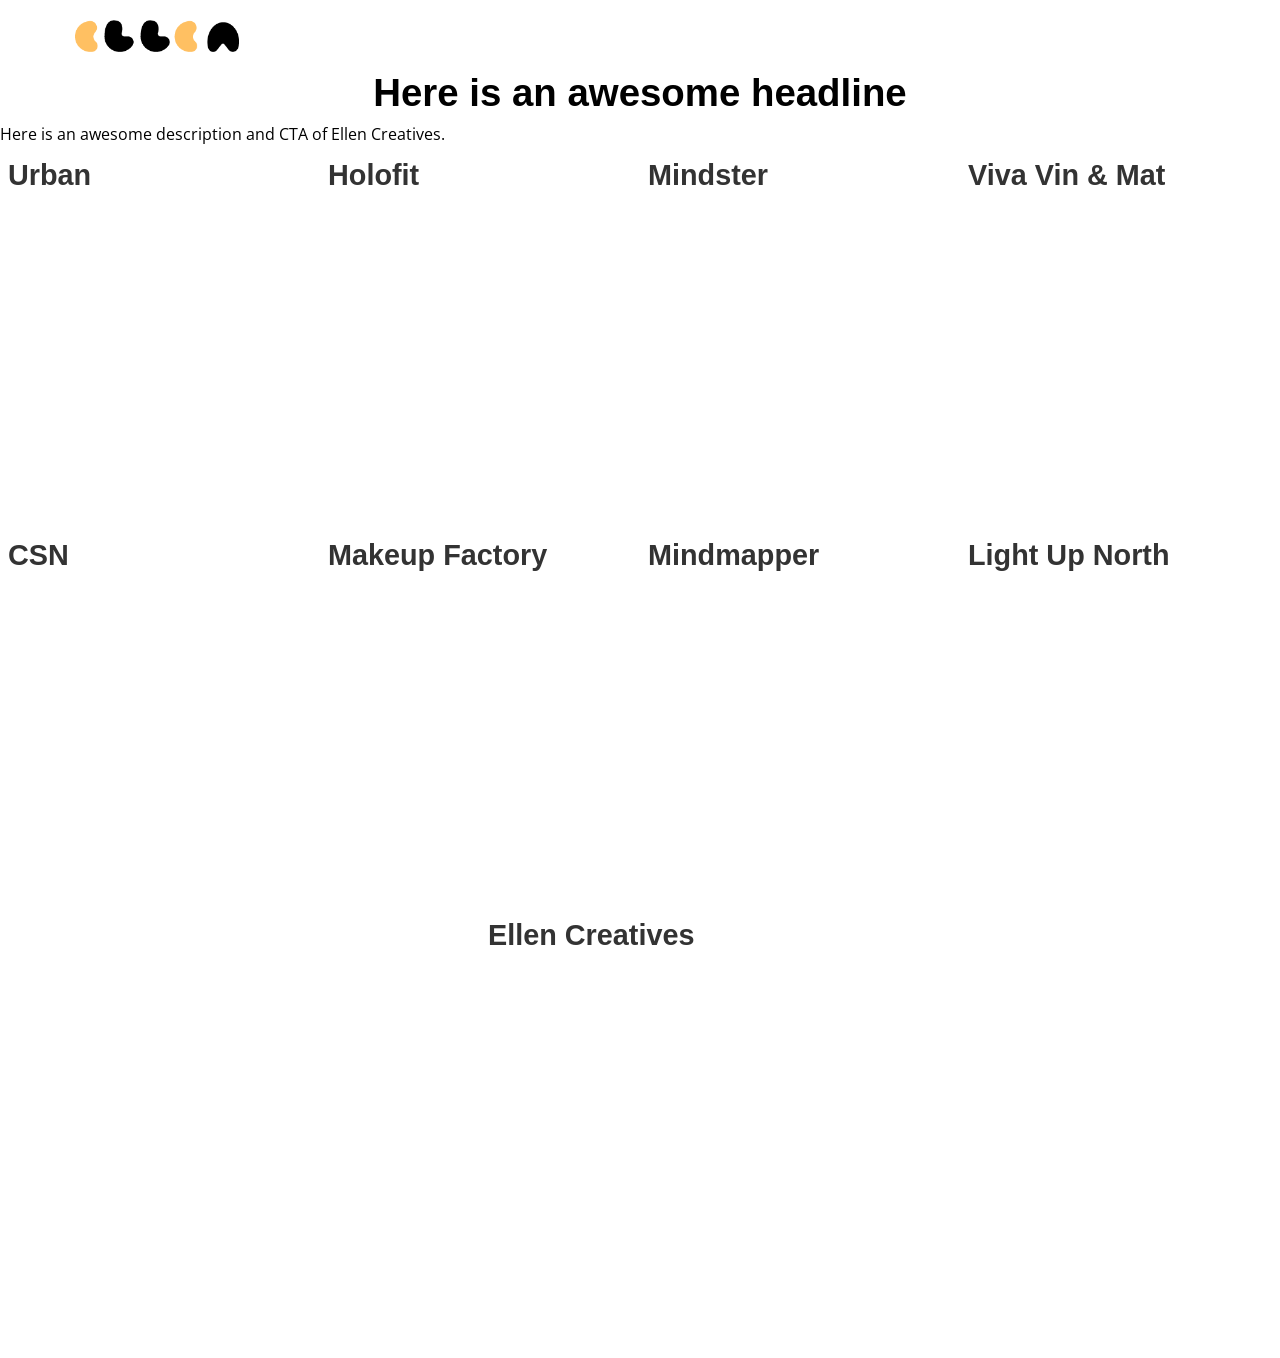
<file: cases.html>
<html>
<html lang="en">

<head>
    <meta charset="UTF-8">
    <meta name="viewport" content="width=device-width, initial-scale=1.0">
    <title>Ellen Creatives</title>

    <!-- Google Font: Open Sans -->
    <link
        href="https://fonts.googleapis.com/css2?family=Open+Sans:ital,wght@0,300;0,400;0,600;0,700;0,800;1,300;1,400;1,600;1,700;1,800&display=swap"
        rel="stylesheet">

    <!-- Normalize CSS -->
    <link rel="stylesheet" href="CSS/Reset.css">

    <!-- Stylesheet: Typography -->
    <link rel="stylesheet" href="CSS/fonts.css">

    <!-- Stylesheet: Main -->
    <link rel="stylesheet" href="CSS/styles.css">
</head>

<body>
    <header class="header-container">
        <nav class="nav-wrapper">
            <a href="home.html" id="wordmarkLink"><img src="IMG/Ellen_wordmark@2x.png" alt="Ellen Creatives Logotype" id="nav-wordmark"></a>
            <a href="home.html#servicesAnchor" class="nav-link">Services</a>
            <a href="cases.html" class="nav-link activePage">Cases</a>
            <a href="about.html" class="nav-link">About us</a>
            <a href="home.html#contactAnchor" class="nav-link">Let's Chat</a>
        </nav>
    </header>
    <div class="main-section">
        <h2 class="intro-headline">Here is an awesome headline</h2>
        <p class="intro-description">Here is an awesome description and CTA of Ellen Creatives.</p>

        <div id="filters">
            <button class="filter-btn active" onclick="filterObjects('all')">See all</button>
            <button class="filter-btn" onclick="filterObjects('uxGroup')">UX & Analytics</button>
            <button class="filter-btn" onclick="filterObjects('uiGroup')">Responsive UI</button>
            <button class="filter-btn" onclick="filterObjects('devGroup')">Front-End</button>
        </div>

        <div class="cases-section">
            <div class="box uxGroup uiGroup devGroup">
                <a href="#" class="case-text-link">
                    <div id="case-1">
                    </div>
                    <div class="headline-bg">
                        <h3 class="case-headline">Urban</h3>
                    </div>
                </a>
            </div>
            <div class="box uxGroup uiGroup">
                <a href="#" class="case-text-link">
                    <div id="case-2">
                    </div>
                    <div class="headline-bg">
                        <h3 class="case-headline">Holofit</h3>
                    </div>
                </a>
            </div>

            <div class="box uiGroup">
                <a href="#" class="case-text-link">
                    <div id="case-3">
                    </div>
                    <div class="headline-bg">
                        <h3 class="case-headline">Mindster</h3>
                    </div>
                </a>
            </div>

            <div class="box uiGroup devGroup">
                <a href="#" class="case-text-link">
                    <div id="case-4">
                    </div>
                    <div class="headline-bg">
                        <h3 class="case-headline">Viva Vin & Mat</h3>
                    </div>
                </a>
            </div>

            <div class="box uxGroup uiGroup">
                <a href="#" class="case-text-link">
                    <div id="case-5">
                    </div>
                    <div class="headline-bg">
                        <h3 class="case-headline">CSN</h3>
                    </div>
                </a>
            </div>

            <div class="box uiGroup">
                <a href="#" class="case-text-link">
                    <div id="case-6">
                    </div>
                    <div class="headline-bg">
                        <h3 class="case-headline">Makeup Factory</h3>
                    </div>
                </a>
            </div>

            <div class="box uiGroup">
                <a href="#" class="case-text-link">
                    <div id="case-7">
                    </div>
                    <div class="headline-bg">
                        <h3 class="case-headline">Mindmapper</h3>
                    </div>
                </a>
            </div>

            <div class="box uiGroup">
                <a href="#" class="case-text-link">
                    <div id="case-8">
                    </div>
                    <div class="headline-bg">
                        <h3 class="case-headline">Light Up North</h3>
                    </div>
                </a>
            </div>

            <div class="box uiGroup devGroup">
                <a href="#" class="case-text-link">
                    <div id="case-9">
                    </div>
                    <div class="headline-bg">
                        <h3 class="case-headline">Ellen Creatives</h3>
                    </div>
                </a>
            </div>
        </div>

        <div class="contact-footer">
            <div class="footer-title">Us,</div>
            <a href="#" class="footer-link">Influencing</a>
            <a href="#" class="footer-link">Being Pros'</a>
            <div class="footer-title">You,</div>
            <a href="#" class="footer-link">Sending us a fan-mail</a>
            <a href="#" class="footer-link">Calling us</a>
        </div>

        <script src="JS/filter.js"></script>
        <script src="JS/3d.js"></script>
</body>

</html>
</file>
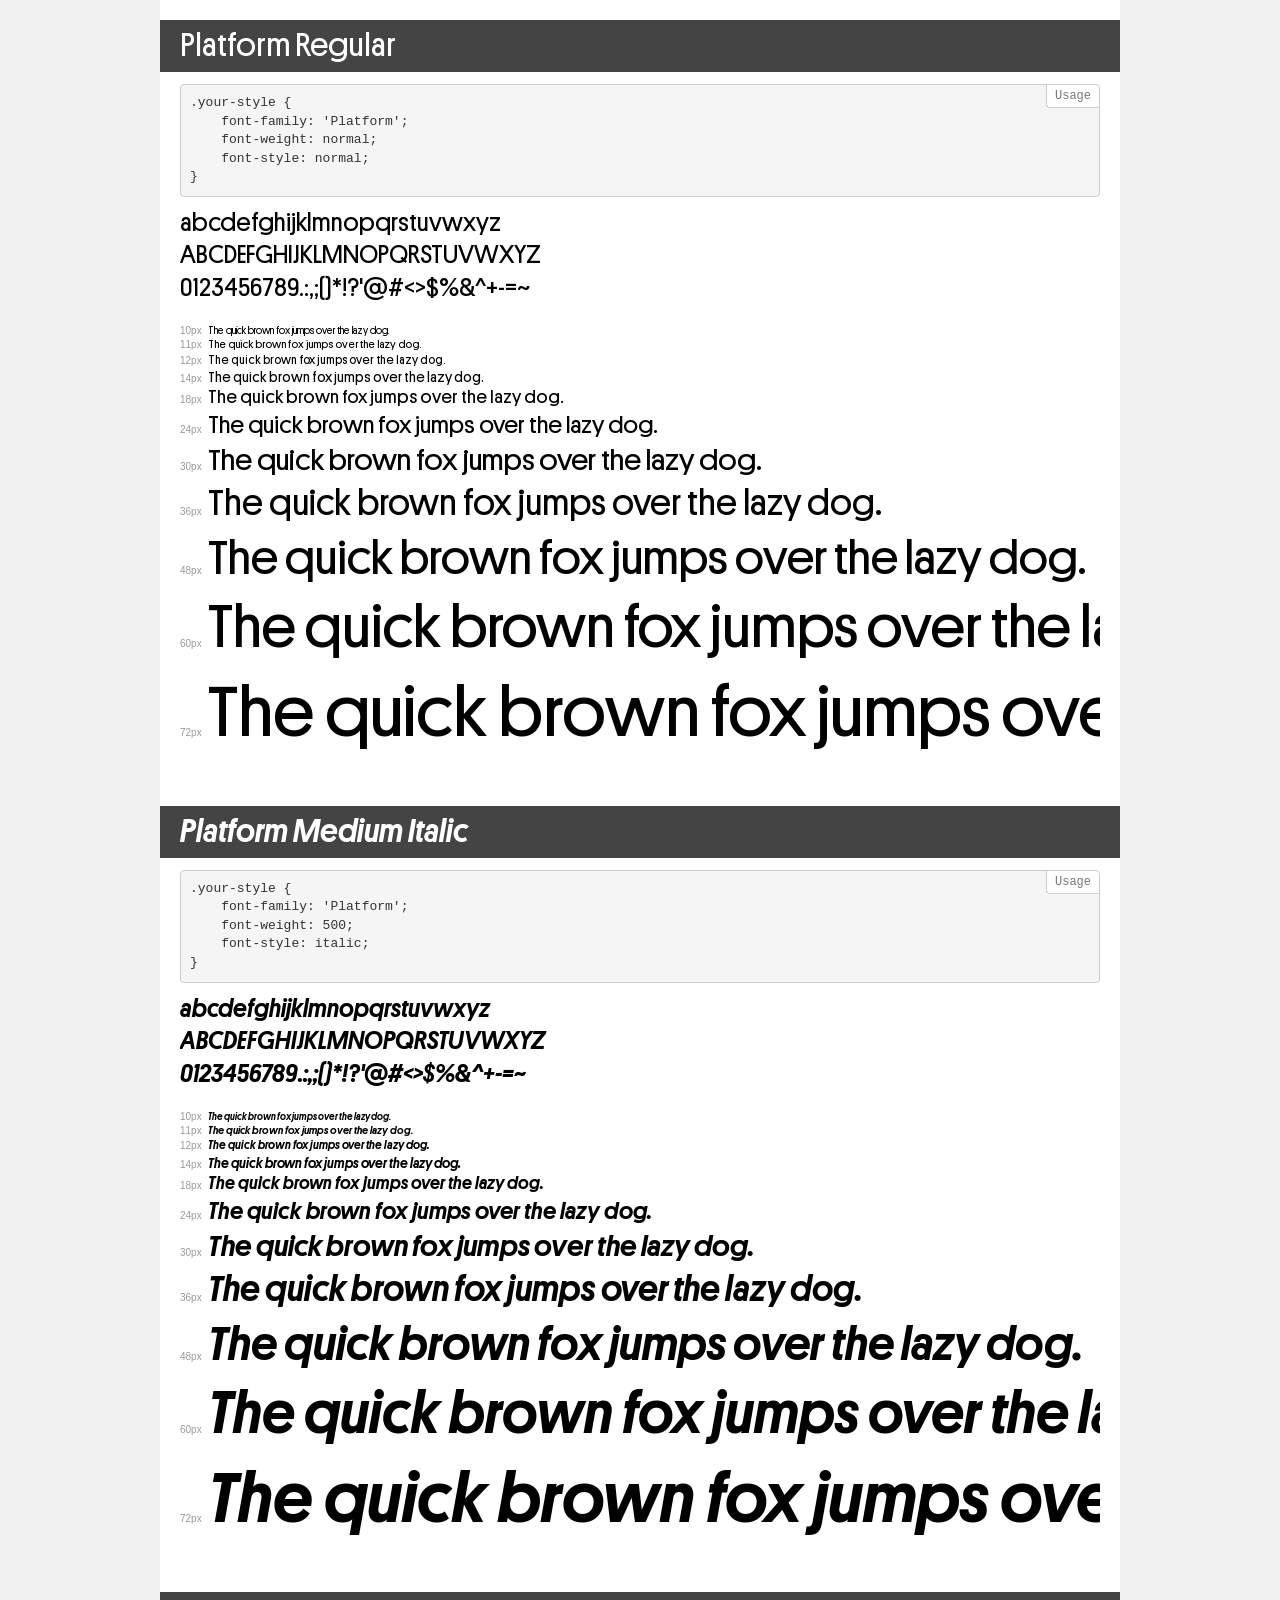
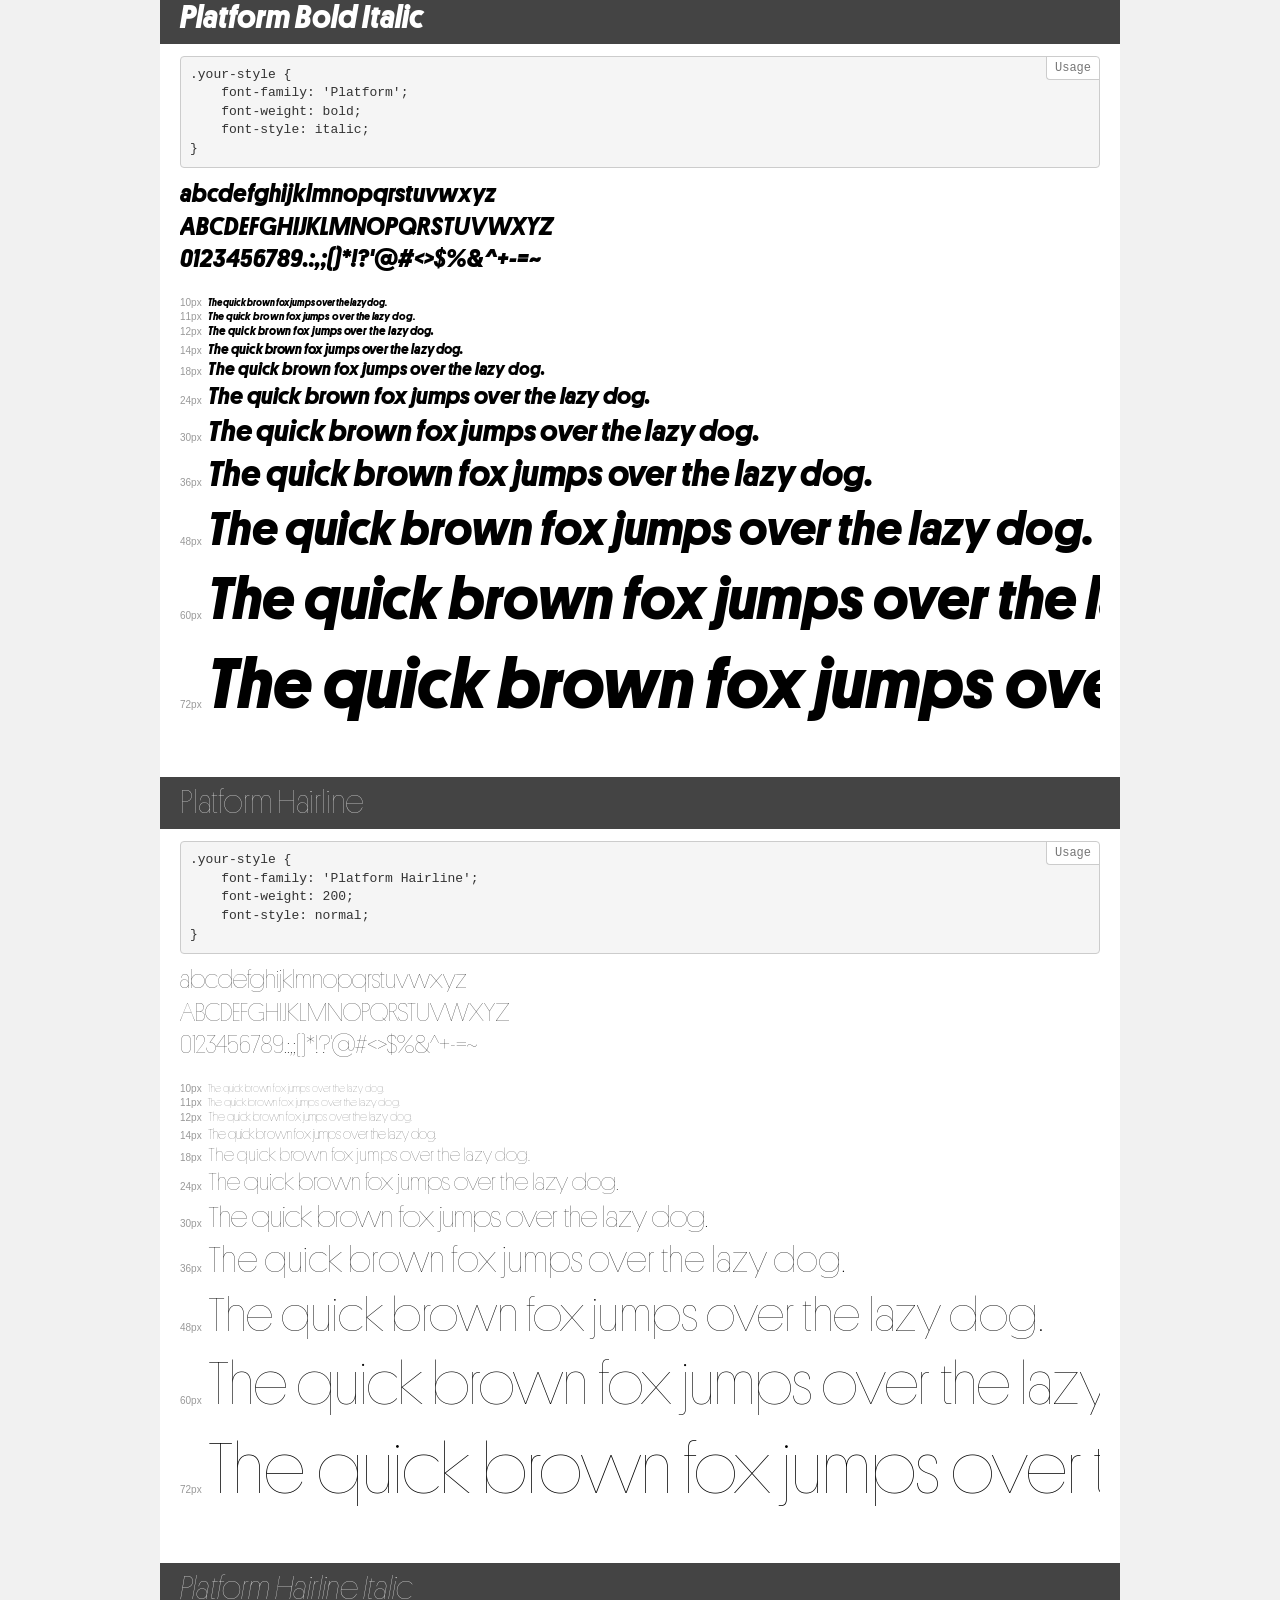
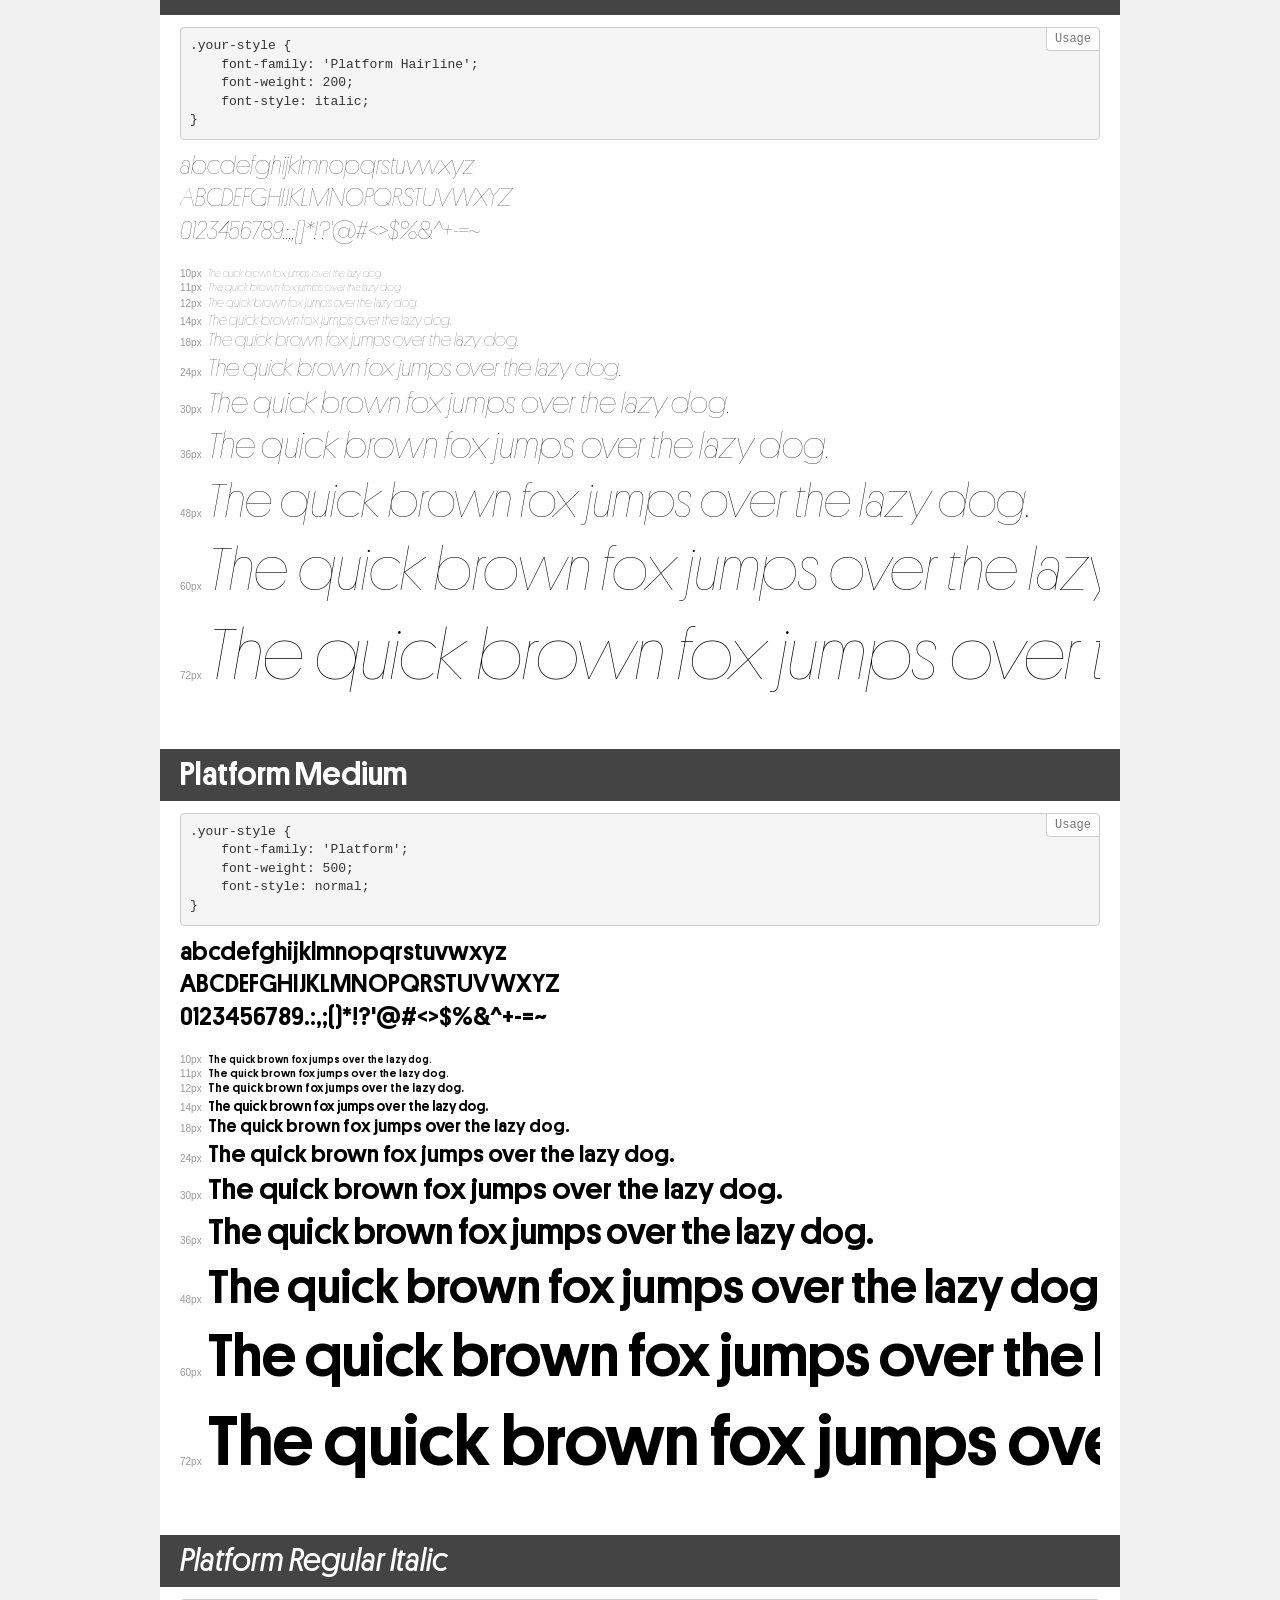
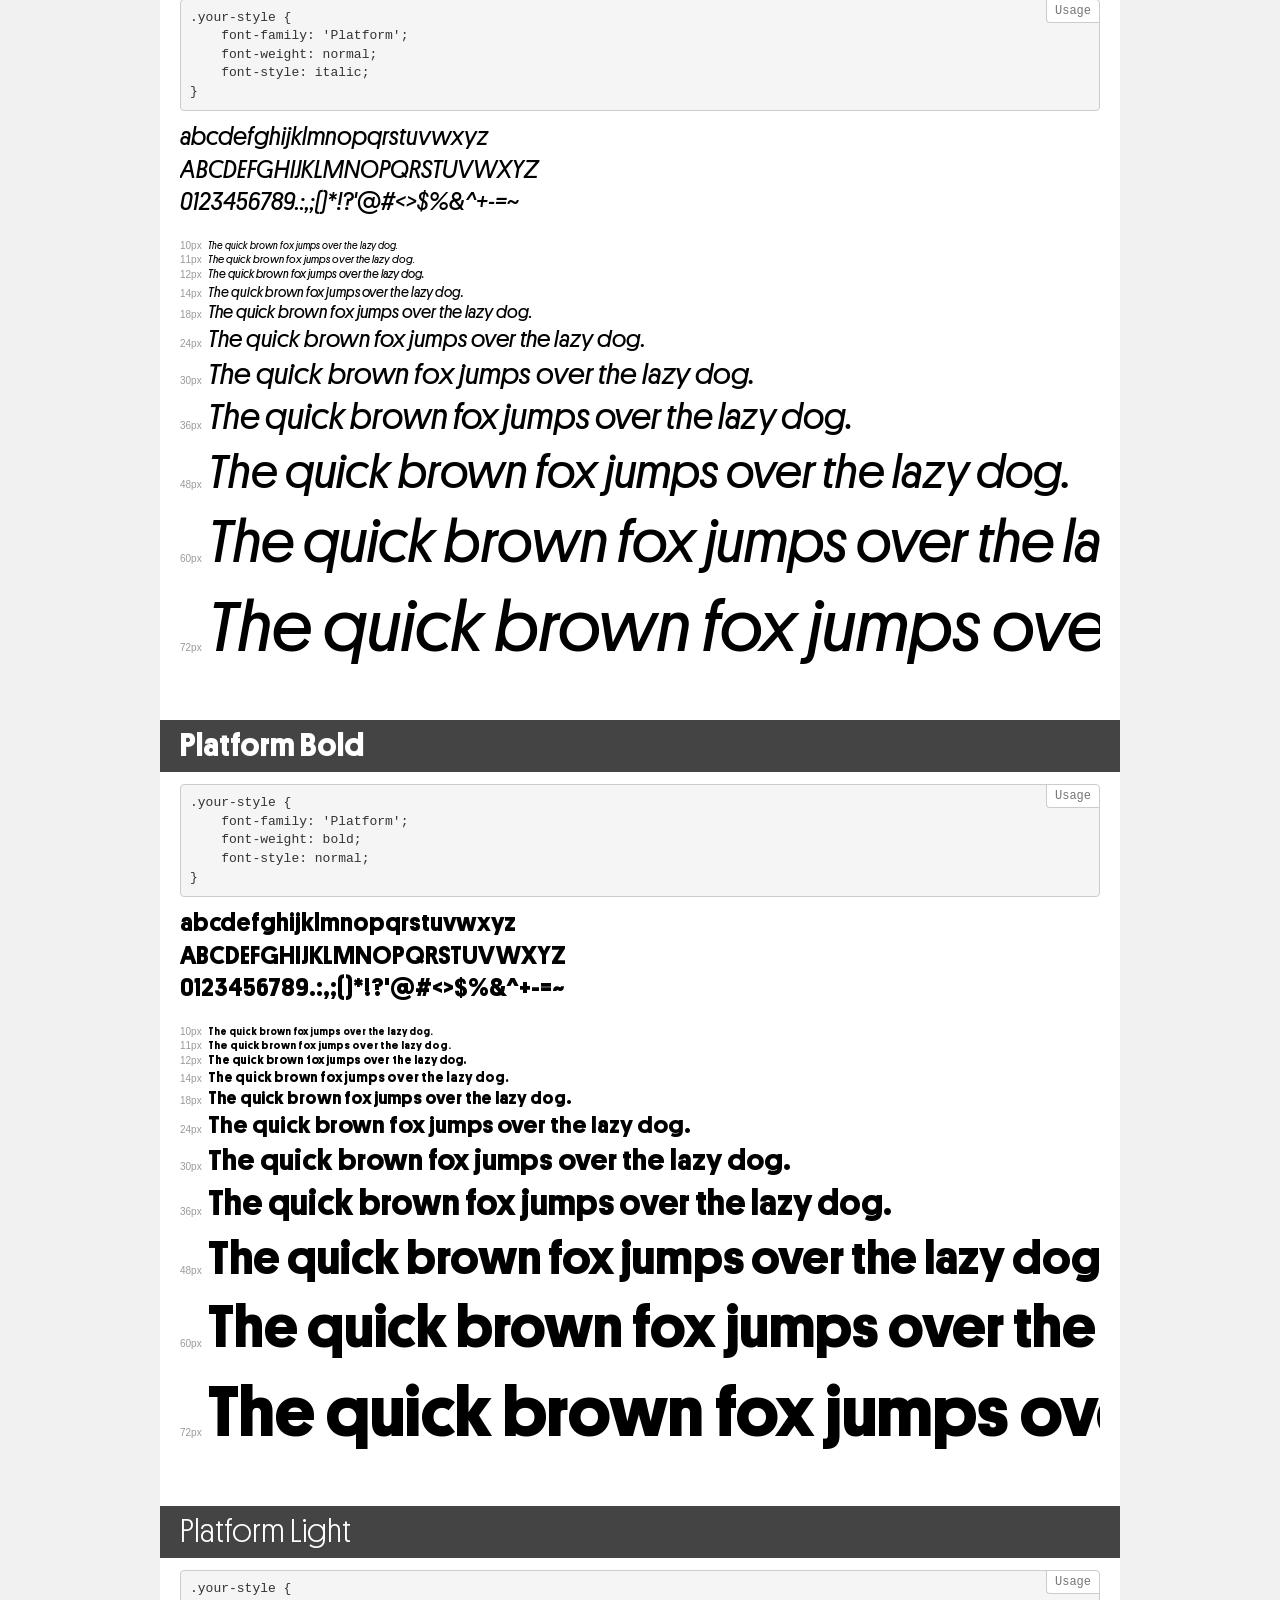
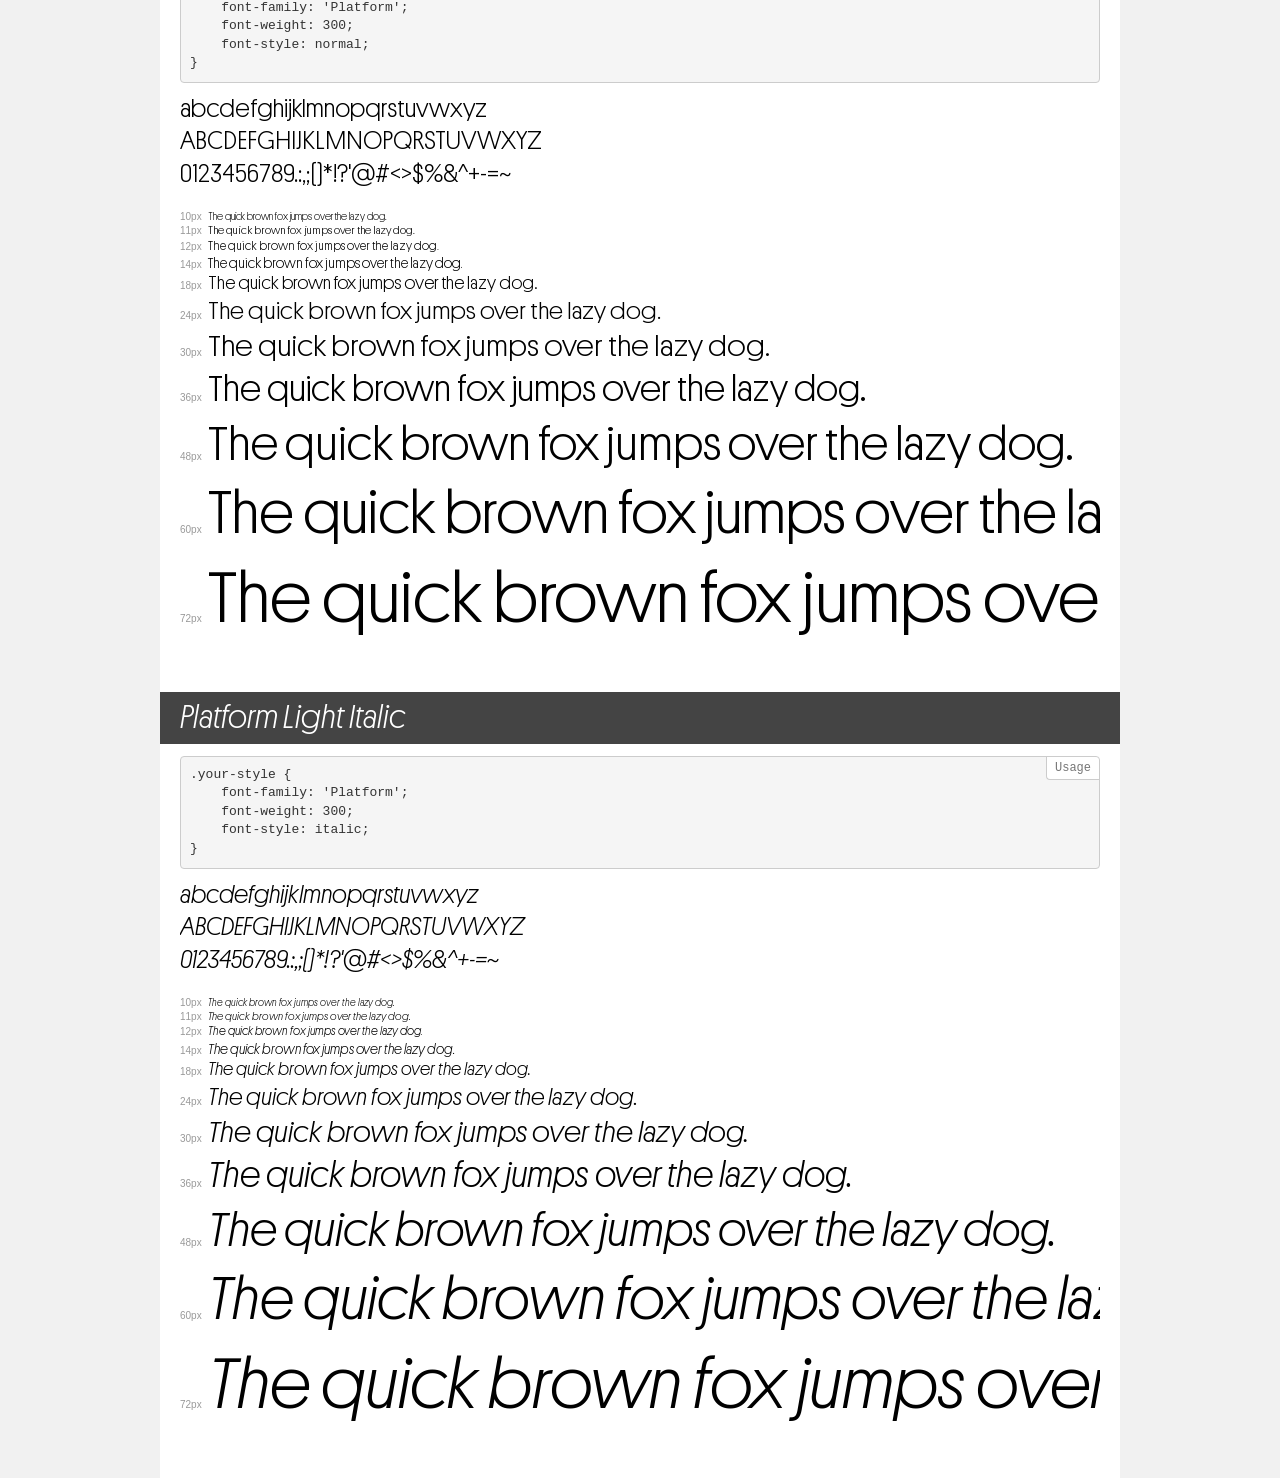
<file: FONTS/Platform/demo.html>
<!DOCTYPE html>
<html>
<head>
    <meta charset="utf-8">
    <meta http-equiv="X-UA-Compatible" content="IE=edge">
    <meta name="viewport" content="width=device-width, initial-scale=1">
    <meta name="robots" content="noindex, noarchive">
    <meta name="format-detection" content="telephone=no">
    <title>Transfonter demo</title>
    <link href="stylesheet.css" rel="stylesheet">
    <style>
        /*
        http://meyerweb.com/eric/tools/css/reset/
        v2.0 | 20110126
        License: none (public domain)
        */
        html, body, div, span, applet, object, iframe,
        h1, h2, h3, h4, h5, h6, p, blockquote, pre,
        a, abbr, acronym, address, big, cite, code,
        del, dfn, em, img, ins, kbd, q, s, samp,
        small, strike, strong, sub, sup, tt, var,
        b, u, i, center,
        dl, dt, dd, ol, ul, li,
        fieldset, form, label, legend,
        table, caption, tbody, tfoot, thead, tr, th, td,
        article, aside, canvas, details, embed,
        figure, figcaption, footer, header, hgroup,
        menu, nav, output, ruby, section, summary,
        time, mark, audio, video {
            margin: 0;
            padding: 0;
            border: 0;
            font-size: 100%;
            font: inherit;
            vertical-align: baseline;
        }
        /* HTML5 display-role reset for older browsers */
        article, aside, details, figcaption, figure,
        footer, header, hgroup, menu, nav, section {
            display: block;
        }
        body {
            line-height: 1;
        }
        ol, ul {
            list-style: none;
        }
        blockquote, q {
            quotes: none;
        }
        blockquote:before, blockquote:after,
        q:before, q:after {
            content: '';
            content: none;
        }
        table {
            border-collapse: collapse;
            border-spacing: 0;
        }
        /* common styles */
        body {
            background: #f1f1f1;
            color: #000;
        }
        .page {
            background: #fff;
            width: 920px;
            margin: 0 auto;
            padding: 20px 20px 0 20px;
            overflow: hidden;
        }
        .font-container {
            overflow-x: auto;
            overflow-y: hidden;
            margin-bottom: 40px;
            line-height: 1.3;
            white-space: nowrap;
            padding-bottom: 5px;
        }
        h1 {
            position: relative;
            background: #444;
            font-size: 32px;
            color: #fff;
            padding: 10px 20px;
            margin: 0 -20px 12px -20px;
        }
        .letters {
            font-size: 25px;
            margin-bottom: 20px;
        }
        .s10:before {
            content: '10px';
        }
        .s11:before {
            content: '11px';
        }
        .s12:before {
            content: '12px';
        }
        .s14:before {
            content: '14px';
        }
        .s18:before {
            content: '18px';
        }
        .s24:before {
            content: '24px';
        }
        .s30:before {
            content: '30px';
        }
        .s36:before {
            content: '36px';
        }
        .s48:before {
            content: '48px';
        }
        .s60:before {
            content: '60px';
        }
        .s72:before {
            content: '72px';
        }
        .s10:before, .s11:before, .s12:before, .s14:before,
        .s18:before, .s24:before, .s30:before, .s36:before,
        .s48:before, .s60:before, .s72:before {
            font-family: Arial, sans-serif;
            font-size: 10px;
            font-weight: normal;
            font-style: normal;
            color: #999;
            padding-right: 6px;
        }
        pre {
            display: block;
            position: relative;
            padding: 9px;
            margin: 0 0 10px;
            font-family: Monaco, Menlo, Consolas, "Courier New", monospace !important;
            font-size: 13px;
            line-height: 1.428571429;
            color: #333;
            font-weight: normal !important;
            font-style: normal !important;
            background-color: #f5f5f5;
            border: 1px solid #ccc;
            overflow-x: auto;
            border-radius: 4px;
        }
        pre:after {
            display: block;
            position: absolute;
            right: 0;
            top: 0;
            content: 'Usage';
            line-height: 1;
            padding: 5px 8px;
            font-size: 12px;
            color: #767676;
            background-color: #fff;
            border: 1px solid #ccc;
            border-right: none;
            border-top: none;
            border-radius: 0 4px 0 4px;
            z-index: 10;
        }
        /* responsive */
        @media (max-width: 959px) {
            .page {
                width: auto;
                margin: 0;
            }
        }
    </style>
</head>
<body>
<div class="page">
    <div class="demo" style="font-family: 'Platform'; font-weight: normal; font-style: normal;">
        <h1>Platform Regular</h1>
        <pre>.your-style {
    font-family: 'Platform';
    font-weight: normal;
    font-style: normal;
}</pre>
        <div class="font-container">
            <p class="letters">
                abcdefghijklmnopqrstuvwxyz<br>
ABCDEFGHIJKLMNOPQRSTUVWXYZ<br>
                0123456789.:,;()*!?'@#<>$%&^+-=~
            </p>
            <p class="s10" style="font-size: 10px;">The quick brown fox jumps over the lazy dog.</p>
            <p class="s11" style="font-size: 11px;">The quick brown fox jumps over the lazy dog.</p>
            <p class="s12" style="font-size: 12px;">The quick brown fox jumps over the lazy dog.</p>
            <p class="s14" style="font-size: 14px;">The quick brown fox jumps over the lazy dog.</p>
            <p class="s18" style="font-size: 18px;">The quick brown fox jumps over the lazy dog.</p>
            <p class="s24" style="font-size: 24px;">The quick brown fox jumps over the lazy dog.</p>
            <p class="s30" style="font-size: 30px;">The quick brown fox jumps over the lazy dog.</p>
            <p class="s36" style="font-size: 36px;">The quick brown fox jumps over the lazy dog.</p>
            <p class="s48" style="font-size: 48px;">The quick brown fox jumps over the lazy dog.</p>
            <p class="s60" style="font-size: 60px;">The quick brown fox jumps over the lazy dog.</p>
            <p class="s72" style="font-size: 72px;">The quick brown fox jumps over the lazy dog.</p>
        </div>
    </div>
    <div class="demo" style="font-family: 'Platform'; font-weight: 500; font-style: italic;">
        <h1>Platform Medium Italic</h1>
        <pre>.your-style {
    font-family: 'Platform';
    font-weight: 500;
    font-style: italic;
}</pre>
        <div class="font-container">
            <p class="letters">
                abcdefghijklmnopqrstuvwxyz<br>
ABCDEFGHIJKLMNOPQRSTUVWXYZ<br>
                0123456789.:,;()*!?'@#<>$%&^+-=~
            </p>
            <p class="s10" style="font-size: 10px;">The quick brown fox jumps over the lazy dog.</p>
            <p class="s11" style="font-size: 11px;">The quick brown fox jumps over the lazy dog.</p>
            <p class="s12" style="font-size: 12px;">The quick brown fox jumps over the lazy dog.</p>
            <p class="s14" style="font-size: 14px;">The quick brown fox jumps over the lazy dog.</p>
            <p class="s18" style="font-size: 18px;">The quick brown fox jumps over the lazy dog.</p>
            <p class="s24" style="font-size: 24px;">The quick brown fox jumps over the lazy dog.</p>
            <p class="s30" style="font-size: 30px;">The quick brown fox jumps over the lazy dog.</p>
            <p class="s36" style="font-size: 36px;">The quick brown fox jumps over the lazy dog.</p>
            <p class="s48" style="font-size: 48px;">The quick brown fox jumps over the lazy dog.</p>
            <p class="s60" style="font-size: 60px;">The quick brown fox jumps over the lazy dog.</p>
            <p class="s72" style="font-size: 72px;">The quick brown fox jumps over the lazy dog.</p>
        </div>
    </div>
    <div class="demo" style="font-family: 'Platform'; font-weight: bold; font-style: italic;">
        <h1>Platform Bold Italic</h1>
        <pre>.your-style {
    font-family: 'Platform';
    font-weight: bold;
    font-style: italic;
}</pre>
        <div class="font-container">
            <p class="letters">
                abcdefghijklmnopqrstuvwxyz<br>
ABCDEFGHIJKLMNOPQRSTUVWXYZ<br>
                0123456789.:,;()*!?'@#<>$%&^+-=~
            </p>
            <p class="s10" style="font-size: 10px;">The quick brown fox jumps over the lazy dog.</p>
            <p class="s11" style="font-size: 11px;">The quick brown fox jumps over the lazy dog.</p>
            <p class="s12" style="font-size: 12px;">The quick brown fox jumps over the lazy dog.</p>
            <p class="s14" style="font-size: 14px;">The quick brown fox jumps over the lazy dog.</p>
            <p class="s18" style="font-size: 18px;">The quick brown fox jumps over the lazy dog.</p>
            <p class="s24" style="font-size: 24px;">The quick brown fox jumps over the lazy dog.</p>
            <p class="s30" style="font-size: 30px;">The quick brown fox jumps over the lazy dog.</p>
            <p class="s36" style="font-size: 36px;">The quick brown fox jumps over the lazy dog.</p>
            <p class="s48" style="font-size: 48px;">The quick brown fox jumps over the lazy dog.</p>
            <p class="s60" style="font-size: 60px;">The quick brown fox jumps over the lazy dog.</p>
            <p class="s72" style="font-size: 72px;">The quick brown fox jumps over the lazy dog.</p>
        </div>
    </div>
    <div class="demo" style="font-family: 'Platform Hairline'; font-weight: 200; font-style: normal;">
        <h1>Platform Hairline</h1>
        <pre>.your-style {
    font-family: 'Platform Hairline';
    font-weight: 200;
    font-style: normal;
}</pre>
        <div class="font-container">
            <p class="letters">
                abcdefghijklmnopqrstuvwxyz<br>
ABCDEFGHIJKLMNOPQRSTUVWXYZ<br>
                0123456789.:,;()*!?'@#<>$%&^+-=~
            </p>
            <p class="s10" style="font-size: 10px;">The quick brown fox jumps over the lazy dog.</p>
            <p class="s11" style="font-size: 11px;">The quick brown fox jumps over the lazy dog.</p>
            <p class="s12" style="font-size: 12px;">The quick brown fox jumps over the lazy dog.</p>
            <p class="s14" style="font-size: 14px;">The quick brown fox jumps over the lazy dog.</p>
            <p class="s18" style="font-size: 18px;">The quick brown fox jumps over the lazy dog.</p>
            <p class="s24" style="font-size: 24px;">The quick brown fox jumps over the lazy dog.</p>
            <p class="s30" style="font-size: 30px;">The quick brown fox jumps over the lazy dog.</p>
            <p class="s36" style="font-size: 36px;">The quick brown fox jumps over the lazy dog.</p>
            <p class="s48" style="font-size: 48px;">The quick brown fox jumps over the lazy dog.</p>
            <p class="s60" style="font-size: 60px;">The quick brown fox jumps over the lazy dog.</p>
            <p class="s72" style="font-size: 72px;">The quick brown fox jumps over the lazy dog.</p>
        </div>
    </div>
    <div class="demo" style="font-family: 'Platform Hairline'; font-weight: 200; font-style: italic;">
        <h1>Platform Hairline Italic</h1>
        <pre>.your-style {
    font-family: 'Platform Hairline';
    font-weight: 200;
    font-style: italic;
}</pre>
        <div class="font-container">
            <p class="letters">
                abcdefghijklmnopqrstuvwxyz<br>
ABCDEFGHIJKLMNOPQRSTUVWXYZ<br>
                0123456789.:,;()*!?'@#<>$%&^+-=~
            </p>
            <p class="s10" style="font-size: 10px;">The quick brown fox jumps over the lazy dog.</p>
            <p class="s11" style="font-size: 11px;">The quick brown fox jumps over the lazy dog.</p>
            <p class="s12" style="font-size: 12px;">The quick brown fox jumps over the lazy dog.</p>
            <p class="s14" style="font-size: 14px;">The quick brown fox jumps over the lazy dog.</p>
            <p class="s18" style="font-size: 18px;">The quick brown fox jumps over the lazy dog.</p>
            <p class="s24" style="font-size: 24px;">The quick brown fox jumps over the lazy dog.</p>
            <p class="s30" style="font-size: 30px;">The quick brown fox jumps over the lazy dog.</p>
            <p class="s36" style="font-size: 36px;">The quick brown fox jumps over the lazy dog.</p>
            <p class="s48" style="font-size: 48px;">The quick brown fox jumps over the lazy dog.</p>
            <p class="s60" style="font-size: 60px;">The quick brown fox jumps over the lazy dog.</p>
            <p class="s72" style="font-size: 72px;">The quick brown fox jumps over the lazy dog.</p>
        </div>
    </div>
    <div class="demo" style="font-family: 'Platform'; font-weight: 500; font-style: normal;">
        <h1>Platform Medium</h1>
        <pre>.your-style {
    font-family: 'Platform';
    font-weight: 500;
    font-style: normal;
}</pre>
        <div class="font-container">
            <p class="letters">
                abcdefghijklmnopqrstuvwxyz<br>
ABCDEFGHIJKLMNOPQRSTUVWXYZ<br>
                0123456789.:,;()*!?'@#<>$%&^+-=~
            </p>
            <p class="s10" style="font-size: 10px;">The quick brown fox jumps over the lazy dog.</p>
            <p class="s11" style="font-size: 11px;">The quick brown fox jumps over the lazy dog.</p>
            <p class="s12" style="font-size: 12px;">The quick brown fox jumps over the lazy dog.</p>
            <p class="s14" style="font-size: 14px;">The quick brown fox jumps over the lazy dog.</p>
            <p class="s18" style="font-size: 18px;">The quick brown fox jumps over the lazy dog.</p>
            <p class="s24" style="font-size: 24px;">The quick brown fox jumps over the lazy dog.</p>
            <p class="s30" style="font-size: 30px;">The quick brown fox jumps over the lazy dog.</p>
            <p class="s36" style="font-size: 36px;">The quick brown fox jumps over the lazy dog.</p>
            <p class="s48" style="font-size: 48px;">The quick brown fox jumps over the lazy dog.</p>
            <p class="s60" style="font-size: 60px;">The quick brown fox jumps over the lazy dog.</p>
            <p class="s72" style="font-size: 72px;">The quick brown fox jumps over the lazy dog.</p>
        </div>
    </div>
    <div class="demo" style="font-family: 'Platform'; font-weight: normal; font-style: italic;">
        <h1>Platform Regular Italic</h1>
        <pre>.your-style {
    font-family: 'Platform';
    font-weight: normal;
    font-style: italic;
}</pre>
        <div class="font-container">
            <p class="letters">
                abcdefghijklmnopqrstuvwxyz<br>
ABCDEFGHIJKLMNOPQRSTUVWXYZ<br>
                0123456789.:,;()*!?'@#<>$%&^+-=~
            </p>
            <p class="s10" style="font-size: 10px;">The quick brown fox jumps over the lazy dog.</p>
            <p class="s11" style="font-size: 11px;">The quick brown fox jumps over the lazy dog.</p>
            <p class="s12" style="font-size: 12px;">The quick brown fox jumps over the lazy dog.</p>
            <p class="s14" style="font-size: 14px;">The quick brown fox jumps over the lazy dog.</p>
            <p class="s18" style="font-size: 18px;">The quick brown fox jumps over the lazy dog.</p>
            <p class="s24" style="font-size: 24px;">The quick brown fox jumps over the lazy dog.</p>
            <p class="s30" style="font-size: 30px;">The quick brown fox jumps over the lazy dog.</p>
            <p class="s36" style="font-size: 36px;">The quick brown fox jumps over the lazy dog.</p>
            <p class="s48" style="font-size: 48px;">The quick brown fox jumps over the lazy dog.</p>
            <p class="s60" style="font-size: 60px;">The quick brown fox jumps over the lazy dog.</p>
            <p class="s72" style="font-size: 72px;">The quick brown fox jumps over the lazy dog.</p>
        </div>
    </div>
    <div class="demo" style="font-family: 'Platform'; font-weight: bold; font-style: normal;">
        <h1>Platform Bold</h1>
        <pre>.your-style {
    font-family: 'Platform';
    font-weight: bold;
    font-style: normal;
}</pre>
        <div class="font-container">
            <p class="letters">
                abcdefghijklmnopqrstuvwxyz<br>
ABCDEFGHIJKLMNOPQRSTUVWXYZ<br>
                0123456789.:,;()*!?'@#<>$%&^+-=~
            </p>
            <p class="s10" style="font-size: 10px;">The quick brown fox jumps over the lazy dog.</p>
            <p class="s11" style="font-size: 11px;">The quick brown fox jumps over the lazy dog.</p>
            <p class="s12" style="font-size: 12px;">The quick brown fox jumps over the lazy dog.</p>
            <p class="s14" style="font-size: 14px;">The quick brown fox jumps over the lazy dog.</p>
            <p class="s18" style="font-size: 18px;">The quick brown fox jumps over the lazy dog.</p>
            <p class="s24" style="font-size: 24px;">The quick brown fox jumps over the lazy dog.</p>
            <p class="s30" style="font-size: 30px;">The quick brown fox jumps over the lazy dog.</p>
            <p class="s36" style="font-size: 36px;">The quick brown fox jumps over the lazy dog.</p>
            <p class="s48" style="font-size: 48px;">The quick brown fox jumps over the lazy dog.</p>
            <p class="s60" style="font-size: 60px;">The quick brown fox jumps over the lazy dog.</p>
            <p class="s72" style="font-size: 72px;">The quick brown fox jumps over the lazy dog.</p>
        </div>
    </div>
    <div class="demo" style="font-family: 'Platform'; font-weight: 300; font-style: normal;">
        <h1>Platform Light</h1>
        <pre>.your-style {
    font-family: 'Platform';
    font-weight: 300;
    font-style: normal;
}</pre>
        <div class="font-container">
            <p class="letters">
                abcdefghijklmnopqrstuvwxyz<br>
ABCDEFGHIJKLMNOPQRSTUVWXYZ<br>
                0123456789.:,;()*!?'@#<>$%&^+-=~
            </p>
            <p class="s10" style="font-size: 10px;">The quick brown fox jumps over the lazy dog.</p>
            <p class="s11" style="font-size: 11px;">The quick brown fox jumps over the lazy dog.</p>
            <p class="s12" style="font-size: 12px;">The quick brown fox jumps over the lazy dog.</p>
            <p class="s14" style="font-size: 14px;">The quick brown fox jumps over the lazy dog.</p>
            <p class="s18" style="font-size: 18px;">The quick brown fox jumps over the lazy dog.</p>
            <p class="s24" style="font-size: 24px;">The quick brown fox jumps over the lazy dog.</p>
            <p class="s30" style="font-size: 30px;">The quick brown fox jumps over the lazy dog.</p>
            <p class="s36" style="font-size: 36px;">The quick brown fox jumps over the lazy dog.</p>
            <p class="s48" style="font-size: 48px;">The quick brown fox jumps over the lazy dog.</p>
            <p class="s60" style="font-size: 60px;">The quick brown fox jumps over the lazy dog.</p>
            <p class="s72" style="font-size: 72px;">The quick brown fox jumps over the lazy dog.</p>
        </div>
    </div>
    <div class="demo" style="font-family: 'Platform'; font-weight: 300; font-style: italic;">
        <h1>Platform Light Italic</h1>
        <pre>.your-style {
    font-family: 'Platform';
    font-weight: 300;
    font-style: italic;
}</pre>
        <div class="font-container">
            <p class="letters">
                abcdefghijklmnopqrstuvwxyz<br>
ABCDEFGHIJKLMNOPQRSTUVWXYZ<br>
                0123456789.:,;()*!?'@#<>$%&^+-=~
            </p>
            <p class="s10" style="font-size: 10px;">The quick brown fox jumps over the lazy dog.</p>
            <p class="s11" style="font-size: 11px;">The quick brown fox jumps over the lazy dog.</p>
            <p class="s12" style="font-size: 12px;">The quick brown fox jumps over the lazy dog.</p>
            <p class="s14" style="font-size: 14px;">The quick brown fox jumps over the lazy dog.</p>
            <p class="s18" style="font-size: 18px;">The quick brown fox jumps over the lazy dog.</p>
            <p class="s24" style="font-size: 24px;">The quick brown fox jumps over the lazy dog.</p>
            <p class="s30" style="font-size: 30px;">The quick brown fox jumps over the lazy dog.</p>
            <p class="s36" style="font-size: 36px;">The quick brown fox jumps over the lazy dog.</p>
            <p class="s48" style="font-size: 48px;">The quick brown fox jumps over the lazy dog.</p>
            <p class="s60" style="font-size: 60px;">The quick brown fox jumps over the lazy dog.</p>
            <p class="s72" style="font-size: 72px;">The quick brown fox jumps over the lazy dog.</p>
        </div>
    </div>
</div>
</body>
</html>
</file>
<file: CSS/fonts.css>
h1, h2, h3, h4, h5,.big-subtitle {
    font-family: 'Poppins', sans-serif;
    font-weight: 700;
    line-height: 150%;
    margin-block-start: 0em;
    margin-block-end: 0em;
    margin-top: 0em;
    margin-bottom: 0em;
}

p,
.p, 
.bold-p, 
.overline, 
.small-p {
    font-family: "Open Sans", sans-serif;
    line-height: 150%;
    margin-block-start: 0em;
    margin-block-end: 0em;
    margin-top: 0em;
    margin-bottom: 0em;
}

h1 {
    font-size: 3.1rem;
}

h2 {
    font-size: 2.4rem;
}

h3 {
    font-size: 1.8rem;
}

h4 {
    font-size: 1.2rem;
}

.big-subtitle {
    font-size: 1.2rem;
}

p  {
    font-size: 1rem;
}

.bold-p {
    font-size: 1rem;
    font-weight: bold;
}

.small-p {
    font-size: 0.9rem;
}

.overline {
    font-size: 0.8rem;
    letter-spacing: 5px;
}

.p {
    font-size: 1rem;
}

@media only screen and (max-device-width : 960px) {
    h1, h2, h3, h4, h5,.big-subtitle {
        font-family: 'Poppins', sans-serif;
        font-weight: 700;
        line-height: 130%;
        margin-block-start: 0em;
        margin-block-end: 0em;
        margin-top: 0em;
        margin-bottom: 0em;
    }
    
    p,
    .p, 
    .bold-p, 
    .overline, 
    .small-p {
        font-family: "Open Sans", sans-serif;
        line-height: 130%;
        margin-block-start: 0em;
        margin-block-end: 0em;
        margin-top: 0em;
        margin-bottom: 0em;
    }

    h1 {
        font-size: 2rem;
    }
    
    h2 {
        font-size: 1.6rem;
    }
    
    h3 {
        font-size: 1.4rem;
    }
    
    h4 {
        font-size: 1.2rem;
    }
    
    .big-subtitle {
        font-size: 1rem;
    }
    
    p  {
        font-size: 0.8rem;
    }
    
    .bold-p {
        font-size: 0.8rem;
        font-weight: bold;
    }
    
    .small-p {
        font-size: 0.6rem;
    }
    
    .overline {
        font-size: 0.8rem;
        letter-spacing: 5px;
    }
    
    .p {
        font-size: 0.8rem;
    }
}

@media only screen and (max-device-width: 576px) {
    h1, h2, h3, h4, h5,.big-subtitle {
        font-family: 'Poppins', sans-serif;
        font-weight: 700;
        line-height: 120%;
        margin-block-start: 0em;
        margin-block-end: 0em;
        margin-top: 0em;
        margin-bottom: 0em;
    }
    
    p,
    .p, 
    .bold-p, 
    .overline, 
    .small-p {
        font-family: "Open Sans", sans-serif;
        line-height: 120%;
        margin-block-start: 0em;
        margin-block-end: 0em;
        margin-top: 0em;
        margin-bottom: 0em;
    }
    h1 {
        font-size: 2.4rem;
    }
    
    h2 {
        font-size: 2rem;
    }
    
    h3 {
        font-size: 1.8rem;
    }
    
    h4 {
        font-size: 1.6rem;
    }
    
    .big-subtitle {
        font-size: 1rem;
    }
    
    p  {
        font-size: 1rem;
    }
    
    .bold-p {
        font-size: 1rem;
        font-weight: bold;
    }
    
    .small-p {
        font-size: 0.8rem;
    }
    
    .overline {
        font-size: 0.9rem;
        letter-spacing: 5px;
    }
    
    .p {
        font-size: 1rem;
    }
}
</file>
<file: CSS/styles-main.css>
* {
    box-sizing: border-box;
}

#body-home {
    width: 100vw;
    height: 3152px;
    overflow-y: clip;
}

#body-caseOverview {
    width: 100vw;
    overflow-y: clip;
}

#about-body {
    width: 100vw;
    overflow-y: clip;
}

#cases-body {
    width: 100vw;
    overflow-y: clip;
}

html {
    scroll-snap-type: y mandatory;
}

section {
    height: 100vh;
    width: auto;
    scroll-snap-align: start;
    position: relative;
}

.hero-content, .services-section, .about-section {
    width: 100vw;
    overflow-x: hidden;
}

.scrollMe.show-tablet {
    display: none;
}

.hide-device {
    display: initial;
}

.show-mobile {
    display: none;
}

.hide-tablet {
    display: initial;
}

.show-tablet {
    display: none;
}

.show-tablet-portrait {
    display: none;
}

.hide-tablet-portrait {
    display: initial;
}

/*  COLOR STYLING      COLOR STYLING      COLOR STYLING     COLOR STYLING     COLOR STYLING     COLOR STYLING    COLOR STYLING */

:root {
    --black: #333;
    --shadow: rgba(51, 51, 51, 0.1);
    --white: #fff;
    --white-50: rgba(255, 255, 255, 0.5);
    --white-80: rgba(255, 255, 255, 0.7);
    --white-shadow: rgba(255, 255, 255, 0.4);
    --yellow: #FFC062;
    --yellow-gradient: linear-gradient(134deg, #FFC062 0%, #FFDBA6 99.41%);
    --yellow-highlight: #FFB03B;
    --light-yellow: #FFD391;
    --petrol: #4B9AAB;
    --dark-petrol: #438A99;
    --darkest-petrol: #377380;
    --light-blue: #A5CCD5;
    --CTA: #4B9AAB;
    --secondary: #fff;
    --medium-gray: #EBEBEB;
    --light-gray: #fafafa;
    --transparent: rgba(255, 255, 255, 0);
    --pastel-purple: #B7A3FE;
    --pastel-yellow: #FFC062;
    --pastel-blue: #6FAEBC;
    --pastel-red: #FEA3A3;
    --pastel-peach: #FEC4A3;
    --pastel-green: #7FD287;
}

.bg-white {
    background-color: var(--white);
}

.bg-lightblue {
    background-color: var(--light-blue);
}

.bg-lightyellow {
    background-color: var(--light-yellow);
}

.bg-yellow-gradient {
    background-image: var(--yellow-gradient);
}

.bg-yellow {
    background-color: var(--yellow);
}

.bg-petrol {
    background-color: var(--petrol);
}

.bg-pastel-purple {
    background-color: var(--pastel-purple);
}

.bg-pastel-yellow {
    background-color: var(--pastel-yellow);
}

.bg-pastel-blue {
    background-color: var(--pastel-blue);
}

.bg-pastel-red {
    background-color: var(--pastel-red);
}

.bg-pastel-peach {
    background-color: var(--pastel-peach);
}

.bg-pastel-green {
    background-color: var(--pastel-green);
}

.white-font {
    color: var(--white);
}


/*  NAVIGATION STYLING      NAVIGATION STYLING      NAVIGATION STYLING     NAVIGATION STYLING     NAVIGATION STYLING     NAVIGATION STYLING */

.header-container {
    width: 100vw;
    position: fixed;
    height: 72px;
    top: 0px;
    left: 0px;
    background-color: var(--transparent);
    z-index: 10000;
    box-sizing: border-box;
}

.nav-wrapper {
    margin: 16px 75px;
    height: 40px;
    display: flex;
    flex-flow: row wrap;
    justify-content: flex-end;
    align-items: center;
}

#nav-wordmark {
    height: 32px;
    margin-right: auto;
}

#wordmarkLink {
    margin-right: auto;
}

#wordmarkLink:hover, .logotype:hover {
    opacity: 0.8;
}

.nav-link {
    font-size: 1rem;
    font-family: 'Poppins', sans-serif;
    font-weight: 400;
    margin-left: 32px;
    color: var(--white);
    text-decoration: none;
}

.nav-link:hover {
    color: var(--white-50);
}

.nav-link.activePage {
    color: var(--white);
    border-bottom: 1px solid var(--white);
}

.nav-link-inverted {
    font-size: 1rem;
    font-family: 'Poppins', sans-serif;
    font-weight: 400;
    margin-left: 32px;
    color: var(--yellow);
    text-decoration: none;
}

.nav-link-inverted:hover {
    color: var(--light-yellow);
}

.nav-link-inverted.activePage {
    color: var(--yellow);
    border-bottom: 1px solid var(--yellow);
}

.contact-footer {
    display: flex;
    flex-flow: row wrap;
    justify-content: space-between;
    align-items: center;
    padding-left: 75px;
    padding-right: 50px;
    position: fixed;
    left: 0px;
    bottom: 30px;
    z-index: 9999;
    width: 100vw;
}

.contact-footer-plain {
    display: flex;
    flex-flow: row wrap;
    justify-content: flex-start;
    align-items: center;
    margin: 32px 0px 32px 75px;
    position: fixed;
    left: 0px;
    bottom: 0px;
    z-index: 9999;
    width: 100vw;
}

.footer-wraper {
    display: flex;
    flex-flow: row wrap;
    justify-content: flex-start;
    align-items: center;
    width: 80vw;
}

.footer-wrapper div {
    display: inline;
}

.footer-title {
    text-align: left;
    margin-right: 16px;
    font-size: 1.2rem;
    font-family: 'Poppins', sans-serif;
    font-weight: 700;
    color: var(--white);
    text-decoration: none;
}

.footer-link, #scrollMeLabel-down {
    text-align: left;
    margin-right: 16px;
    font-size: 1rem;
    font-family: 'Poppins', sans-serif;
    font-weight: 400;
    color: var(--white);
    text-decoration: none;
}

.footer-link:hover {
    color: var(--white-50);
}

.footer-title-inverted {
    text-align: left;
    margin-right: 16px;
    font-size: 1.2rem;
    font-family: 'Poppins', sans-serif;
    font-weight: 700;
    color: var(--yellow);
    text-decoration: none;
}

.footer-link-inverted {
    text-align: left;
    margin-right: 16px;
    font-size: 1rem;
    font-family: 'Poppins', sans-serif;
    font-weight: 400;
    color: var(--yellow);
    text-decoration: none;
}

.footer-link-inverted:hover {
    color: var(--light-yellow);
}

.arrow-down {
    height: 24px;
    margin-right: 8px;
    -webkit-animation: arrow-down 2s cubic-bezier(0.250, 0.460, 0.450, 0.940) infinite both;
    animation: arrow-down 2s cubic-bezier(0.250, 0.460, 0.450, 0.940) infinite both;
}

@-webkit-keyframes arrow-down {
    0% {
        -webkit-transform: translateY(-10);
        transform: translateY(-10);
    }
    100% {
        -webkit-transform: translateY(10px);
        transform: translateY(10px);
    }
}

@keyframes arrow-down {
    0% {
        -webkit-transform: translateY(-10);
        transform: translateY(-10);
    }
    100% {
        -webkit-transform: translateY(10px);
        transform: translateY(10px);
    }
}

.scrollMe {
    width: 240px;
    display: flex;
    flex-flow: row wrap;
    justify-content: flex-start;
    align-items: center;
}

/*  BUTTONS      BUTTONS      BUTTONS     BUTTONS     BUTTONS     BUTTONS    BUTTONS     BUTTONS    BUTTONS      BUTTONS*/

.btn-floater {
    display: flex;
    flex-flow: row wrap;
    justify-content: center;
    margin: 24px auto;
}

.btn-floater-left {
    width: auto;
    display: flex;
    flex-flow: row wrap;
    justify-content: flex-start;
    margin-top: 32px;
    margin-bottom: 32px;
    margin-right: auto;
}

.btn, .CTA, .btn-white {
    padding: 12px 32px;
    border-radius: 40px;
    font-family: "Open Sans", sans-serif;
    font-weight: bold;
    font-size: 1rem;
    outline: none;
    box-shadow: 5px 5px 15px 5px rgba(0, 0, 0, 0.1);
}

.CTA {
    background-color: var(--CTA);
    border: 2px solid var(--CTA);
    margin-right: 8px;
    color: var(--white);
}

.CTA:hover {
    background-color: var(--dark-petrol);
}

.CTA:active {
    background-color: var(--darkest-petrol);
}

.btn {
    background-color: var(--white);
    border: 2px solid var(--white);
    margin-left: 8px;
    color: var(--CTA);
}

.btn:hover {
    background-color: var(--light-gray);
    color: var(--CTA);
}

.btn:active {
    background-color: var(--medium-gray);
    color: var(--CTA);
}

.left-button {
    margin-left: 0px;
}

.btn-white {
    background-color: var(--transparent);
    border: 2px solid var(--white);
    margin-left: 8px;
    color: var(--white);
}

.btn-white:hover {
    background-color: var(--dark-petrol);
    color: var(--white);
}

.btn-white:active {
    background-color: var(--darkest-petrol);
    color: var(--white);
}

button {
    outline: none;
}

/*  LAYOUT     LAYOUT     LAYOUT     LAYOUT     LAYOUT     LAYOUT    LAYOUT     LAYOUT    LAYOUT     LAYOUT    LAYOUT     LAYOUT   LAYOUT*/

.flex-row-flex-start {
    display: flex;
    flex-flow: row wrap;
    justify-content: flex-start;
    align-items: flex-start;
}

.flex-col-flex-start {
    display: flex;
    flex-flow: column wrap;
    justify-content: flex-start;
    align-items: flex-start;
}

.flex-row-flex-center {
    display: flex;
    flex-flow: row wrap;
    justify-content: center;
    align-items: center;
}

.flex-col-flex-center {
    display: flex;
    flex-flow: column wrap;
    justify-content: center;
    align-items: center;
}

.full-screen {
    width: 100vw;
    height: 100vh;
}

/*  HOME SPECIFIC STYLING      HOME SPECIFIC STYLING      HOME SPECIFIC STYLING     HOME SPECIFIC STYLING     HOME SPECIFIC STYLING    */

/*  HERO      HERO      HERO     HERO     HERO     HERO    HERO */

.hero-content {
    width: 100vw;
    height: 100vh;
    padding: 75px 40px 75px 75px;
    position: relative;
    overflow: hidden;
}

.hero-img {
    position: relative;
    float: right;
    height: 100vh;
    z-index: 1;
}

#hero-text-content {
    position: absolute;
    top: 30%;
    padding-top: 100px;
    z-index: 977;
}

.lottie {
    margin: 20px auto;
}

#hero-text-content h1 {
    text-align: left;
}

#hero-text-content p {
    line-height: 170%;
    text-align: left;
}

/*  SERVICES      SERVICES      SERVICES     SERVICES     SERVICES     SERVICES    SERVICES */

.about-section, [id*=section-], .case-highlight-section {
    display: flex;
    flex-flow: row wrap;
    box-sizing: border-box;
}

.services-section {
    width: auto;
    padding: 30px;
    z-index: 100;
    display: flex;
    flex-flow: column wrap;
    justify-content: flex-start;
    align-items: center;
}

.services-section h2 {
    width: auto;
    text-align: center;
    margin-top: 24px;
    margin-bottom: 8px;
}

.services {
    width: 90vw;
    display: flex;
    flex-flow: row wrap;
    justify-content: center;
    align-items: center;
    height: auto;
    margin: 0px auto;
}

.services-card {
    width: 28%;
    height: 400px;
    margin: 16px 16px;
    display: flex;
    flex-flow: column wrap;
    justify-content: center;
    align-items: center;
    padding: 16px;
    background-color: var(--white);
    box-shadow: 10px 10px 15px 5px rgba(0, 0, 0, 0.1);
    border-radius: 10px;
    box-sizing: border-box;
}

.services-icon {
    height: 100px;
}

.card-title {
    text-align: center;
    line-height: 100%;
    margin-top: 24px;
}

.description {
    margin: 8px 0px 8px 0px;
    text-align: center;
}

.card-text-link {
    text-align: center;
    font-size: 16px;
    font-family: 'Poppins', sans-serif;
    font-weight: 700;
    color: var(--yellow);
    text-decoration: none;
    margin-top: 8px;
}

.card-text-link:hover {
    color: var(--light-yellow);
}

/*  CASE HIGHLIGHT     CASE HIGHLIGHT     CASE HIGHLIGHT    CASE HIGHLIGHT    CASE HIGHLIGHT    CASE HIGHLIGHT   CASE HIGHLIGHT*/

.swipe-right {
    font-family: sans-serif;
    scroll-snap-type: x mandatory;
    display: flex;
    -webkit-overflow-scrolling: touch;
    overflow-x: scroll;
    height: 100vh;
    width: 100vw;
}

.slider-container {
    height: 100vh;
    width: 100vw;
    scroll-snap-align: start;
}

.case-highlight-section .left-container {
    width: 60vw;
    padding-left: 75px;
    padding-right: 15px;
    height: 100vh;
    display: flex;
    flex-flow: column wrap;
    justify-content: center;
    align-items: flex-start;
    box-sizing: border-box;
}

.case-highlight-section, #case-highlight-2 {
    width: 100vw;
    height: 100vh;
}

.case-highlight-section .right-container {
    width: 40vw;
    display: flex;
    flex-flow: column wrap;
    justify-content: center;
    align-items: center;
    position: relative;
    float: right;
    background-color: var(--shadow);
}

.case-laptop {
    position: relative;
    right: 140px;
    top: 0px;
    margin-left: auto;
    width: 50vw;
}

.case-phone {
    height: 100vh;
    position: relative;
    right: 140px;
    top: 0px;
    margin-left: auto;
}

.case-highlight-section .left-container h2, .case-highlight-section .left-container p {
    text-align: left;
    width: 40vw;
    color: var(--white);
}

.scrollMe {
    width: 240px;
    display: flex;
    flex-flow: row wrap;
    justify-content: flex-start;
    align-items: center;
}

#scrollMeLabel, #scrollMeLabel-down {
    display: inline;
    width: 200px;
    margin-block-start: 0em;
    margin-block-end: 0em;
}

.arrow-right {
    height: 24px;
    -webkit-animation: arrow-right 2s cubic-bezier(0.250, 0.460, 0.450, 0.940) infinite both;
    animation: arrow-right 2s cubic-bezier(0.250, 0.460, 0.450, 0.940) infinite both;
}

@-webkit-keyframes arrow-right {
    0% {
        -webkit-transform: translateX(0);
        transform: translateX(0);
    }
    100% {
        -webkit-transform: translateX(50px);
        transform: translateX(50px);
    }
}

@keyframes arrow-right {
    0% {
        -webkit-transform: translateX(0);
        transform: translateX(0);
    }
    100% {
        -webkit-transform: translateX(50px);
        transform: translateX(50px);
    }
}

/*  ABOUT SECTION     ABOUT SECTION     ABOUT SECTION    ABOUT SECTION    ABOUT SECTION    ABOUT SECTION   ABOUT SECTION*/

.left-container {
    width: 45vw;
}

.left-container-about {
    width: 40vw;
    background-color: var(--shadow);
    display: flex;
    flex-flow: column wrap;
    justify-content: center;
    align-items: center;
}

.about-img {
    width: 30vw;
    margin: auto;
}

.right-container {
    width: 55vw;
    /* padding-left: 70px;
    padding-right: 70px; */
    display: flex;
    flex-flow: column wrap;
    justify-content: center;
    align-items: left;
}

.right-container-about {
    width: 60vw;
    padding-left: 70px;
    padding-right: 70px;
    display: flex;
    flex-flow: column wrap;
    justify-content: center;
    align-items: left;
}

.about-title, .about-subtitle, .about-p {
    text-align: left;
    width: 40vw;
}

#about-btn {
    width: 20vw;
    margin-left: 0px;
    margin-top: 8px;
}

/*  CASES SPECIFIC STYLING      CASES SPECIFIC STYLING      CASES SPECIFIC STYLING   CASES SPECIFIC STYLING    CASES SPECIFIC STYLING */

.cases-main {
    margin-top: 32px;
}

.intro-headline {
    text-align: center;
    margin-top: 64px;
}

.filters-section {
    position: relative;
}

.filters {
    height: 100px;
    width: 90vw;
    margin: 0px auto;
    padding: 24px 100px;
    display: flex;
    flex-flow: row wrap;
    justify-content: center;
    align-items: center;
    display: none;
}

#slidedown-btn {
    background-color: var(--yellow);
    border-radius: 50%;
    border: none;
    outline: none;
    cursor: pointer;
    height: 80px;
    width: 80px;
    display: flex;
    flex-flow: column wrap;
    justify-content: center;
    align-items: center;
    margin-left: 70px;
    position: relative;
    top: 36px;
    left: -30px;
    z-index:977;
}

#slidedown-btn:hover {
    background-color: var(--yellow-highlight);
}

#slidedown-btn img {
    background-color: var(--transparent);
    border: none;
    outline: none;
    cursor: pointer;
    height: 64px;
    width: 64px;
}

.filter-btn {
    padding: 12px 32px;
    border-radius: 40px;
    font-family: "Open Sans", sans-serif;
    font-weight: bold;
    font-size: 0.9rem;
    color: var(--petrol);
    background-color: var(--white);
    border: 1px solid var(--petrol);
    margin: 0px 16px;
    cursor: pointer;
    outline: none;
}

.filter-btn:hover {
    background-color: var(--light-blue);
    border: 1px solid var(--light-blue);
    color: var(--white);
}

.filter-btn.active {
    background-color: var(--petrol);
    color: var(--white);
}

.cases-section {
    width: 100vw;
    display: flex;
    flex-flow: row wrap;
    justify-content: center;
    align-items: center;
    margin-bottom: 72px; 
}

.outer-case-boxes,
.all,
.uiGroup,
.uxGroup, 
.devGroup {
    width: 25vw;
    padding: 8px;
    height: 380px;
    display: flex;
    flex-flow: column wrap;
    justify-content: flex-start;
    align-items: center;
    position: relative;
}

.petrol-fill {
    border: 1px solid var(--medium-gray);
    background-color: var(--transparent);
    background-size: 200% 200%;
    background-image: linear-gradient(to top, var(--petrol) 50%, transparent 50%);
    -webkit-transition: background-position 300ms, color 300ms ease, border-color 300ms ease;
    -moz-transition: background-position 300ms, color 300ms ease, border-color 300ms ease;
    -ms-transition: background-position 300ms, color 300ms ease, border-color 300ms ease;
    -o-transition: background-position 300ms, color 300ms ease, border-color 300ms ease;
    transition: background-position 300ms, color 300ms ease, border-color 300ms ease;
}

.petrol-fill:hover {
    color: white;
    border: 1px solid var(--medium-gray);
    background-image: linear-gradient(to top, var(--petrol) 51%, transparent 50%);
    background-position: 0 100%;
    -webkit-transition: background-position 300ms, color 300ms ease, border-color 300ms ease;
    -moz-transition: background-position 300ms, color 300ms ease, border-color 300ms ease;
    -ms-transition: background-position 300ms, color 300ms ease, border-color 300ms ease;
    -o-transition: background-position 300ms, color 300ms ease, border-color 300ms ease;
    transition: background-position 300ms, color 300ms ease, border-color 300ms ease;
}

.yellow-fill {
    border: 1px solid var(--medium-gray);
    background-color: var(--transparent);
    background-size: 200% 200%;
    background-image: linear-gradient(to top, var(--yellow) 50%, transparent 50%);
    -webkit-transition: background-position 300ms, color 300ms ease, border-color 300ms ease;
    -moz-transition: background-position 300ms, color 300ms ease, border-color 300ms ease;
    -ms-transition: background-position 300ms, color 300ms ease, border-color 300ms ease;
    -o-transition: background-position 300ms, color 300ms ease, border-color 300ms ease;
    transition: background-position 300ms, color 300ms ease, border-color 300ms ease;
}

.yellow-fill:hover {
    color: var(--white);
    border: 1px solid var(--medium-gray);
    background-image: linear-gradient(to top, var(--yellow) 51%, transparent 50%);
    background-position: 0 100%;
    -webkit-transition: background-position 300ms, color 300ms ease, border-color 300ms ease;
    -moz-transition: background-position 300ms, color 300ms ease, border-color 300ms ease;
    -ms-transition: background-position 300ms, color 300ms ease, border-color 300ms ease;
    -o-transition: background-position 300ms, color 300ms ease, border-color 300ms ease;
    transition: background-position 300ms, color 300ms ease, border-color 300ms ease;
}

.img-case-box {
    padding: 8px;
    width: 17vw;
    height: 220px;
    margin: 8px auto;
    display: flex;
    flex-flow: column wrap;
    justify-content: center;
    align-items: center;
}

.w-img {
    width: 15vw;
    margin: 0px auto;
}

.h-img {
    height: 220px;
    margin: 0px auto;
}

.text-case-box {
    position: relative;
    bottom: 8px;
    left: 0px;
    display: flex;
    flex-flow: row wrap;
    justify-content: space-around;
    align-items: center;
    padding: 8px;
    margin-top: 24px;
}

.client-case-box, .project-case-box {
    width: 9vw;
    /* margin: 24px; */
    display: flex;
    flex-flow: column wrap;
    justify-content: flex-start;
    align-items: flex-start;
}

.project-case-box {
    margin-left: 24px;
}

.box {
    display: none;
}

.show {
    display: block;
} 



/*  SINGLE CASE STYLING    SINGLE CASE STYLING    SINGLE CASE STYLING    SINGLE CASE STYLING   SINGLE CASE STYLING*/

.case-hero {
    height: 100vh;
    background-image: url(../IMG/Cases-thumbnails/Urban-Case/Urban-hero.jpg);
    background-position: center;
    background-repeat: no-repeat;
    background-size: cover;
    align-content: center;
    display: flex;
    flex-flow: row wrap;
    justify-content: flex-start;
    align-items: center;
}

.case-hero-title {
    font-size: 8rem;
    font-family: 'Poppins', sans-serif;
    font-weight: 700;
    line-height: 150%;
    margin-block-start: 0em;
    margin-block-end: 0em;
    margin-top: 0em;
    margin-bottom: 0em;
    color: var(--petrol);
    margin-left: 117px;
}

.case-hero-section, .case-index, .case-summary, .case-visuals, .case-output, .case-final {
    width: 100vw;
    height: 100vh;
}

.case-index {
    height: 15vh;
    padding: 0px 75px 0px 75px;
    display: flex;
    flex-flow: row wrap;
    justify-content: center;
    align-items: center;
    background-color: var(--dark-petrol);
}

.index-container {
    display: flex;
    flex-flow: column wrap;
    justify-content: center;
    align-items: flex-start;
}

.index-siblings {
    margin-left: 200px;
}

.index-container .case-thumb-text {
    margin-top: 8px;
}

.case-summary {
    background-color: var(--petrol);
    padding-top: 80px;
}

.summary, .case-visuals, .case-output, .visuals-container {
    display: flex;
    flex-flow: row wrap;
    align-items: flex-start;
    justify-content: flex-start;
    box-sizing: border-box;
    background-color: var(--petrol);
}

.summary {
    margin-top: 64px;
    height: 85vh
}

.left-container-20-80 {
    width: 20vw;
    height: 290px;
    box-sizing: border-box;
}

.chapter-title {
    text-align: left;
    margin: 0px 0px 0px 200px;
    float: left;
    width: 10vw;
    line-height: 2.5rem;
    text-transform: uppercase;
    font-size: 1rem;
    font-family: "Open Sans";
    font-weight: bold;
    margin-block-start: 0em;
    margin-block-end: 0em;
}

.right-container-80-20 {
    width: 80vw;
    padding: 0px 48px 0px 64px;
    box-sizing: border-box;
}

.right-container-80-20 h3 {
    line-height: 2.5rem;
    width: 60vw;
}

.right-container-80-20 p {
    width: 60vw;
}

.case-visuals {
    padding-top: 75px;
    background-color: var(--yellow);
}

.visuals-container {
    background-color: var(--white);
    padding: 25px 50px 50px 50px;
    margin-top: 24px;
    box-shadow: 5px 5px 15px 5px rgba(0, 0, 0, 0.1);
}

.typography-section, .colors, .images-section {
    display: flex;
    flex-flow: row wrap;
    justify-content: flex-start;
    align-items: center;
    margin-top: 8px;
}

.color-representation {
    width: 170px;
    margin-right: 100px;
}

.Visuals-section-title {
    margin: 24px 0px 24px 0px;
}

.typography-headlines img, .typography-bread img {
    width: 20vw;
}

.typography-headlines, .typography-bread {
    width: 400px;
    margin-right: 32px;
    margin-bottom: 48px;
    margin-top: 48px;
}

.image-tonality {
    height: 100px;
    margin-right: 48px;
}

.case-visuals .left-container-20-80, .case-visuals .right-container-80-20 {
    height: 619.34px;
}

.case-output-img {
    height: 380px;
    margin-top: 24px;
}

.case-output {
    padding-top: 120px;
}

.case-output .left-container-20-80, .case-output .right-container-80-20 {
    height: 522px;
}

.case-final {
    display: flex;
    flex-flow: row wrap;
    justify-content: center;
}

.left-img-container {
    height: 100vh;
    width: 40vw;
    display: flex;
    flex-flow: column wrap;
    justify-content: center;
    align-items: center;
    position: relative;
}

.case-final-img {
    height: 100vh;
    margin: 32px auto;
}

.case-final .right-container {
    width: 60vw;
    padding-top: 120px;
    display: flex;
    flex-flow: column wrap;
    justify-content: center;
    align-items: flex-start;
}

.case-final .right-container h2, .case-final .right-container p {
    text-align: left;
}

.case-final .intro-description {
    text-align: center;
}

.case-final #case-btn {
    width: 200px;
}

#urban-showcase {
    width: 320px;
}

.zoom {
    height: 400px;
    overflow-y: scroll;
}

#zoom-icon {
    position: relative;
    top: 30px;
    left: 155px;
    z-index: 989;
}

/*  ABOUT SPECIFIC STYLING     ABOUT SPECIFIC STYLING     ABOUT SPECIFIC STYLING     ABOUT SPECIFIC STYLING    ABOUT SPECIFIC STYLING */

#about-img-1 {
    width: 680px;
}

#about-img-2 {
    height: 100vh;
}

.form-container {
    height: 100vh;
    width: 100vw;
    display: flex;
    flex-flow: row wrap;
    justify-content: flex-start;
    align-items: center;
    background-color: var(--yellow);
}

#about-img-3 {
    height: 100vh;
}

#about-btn {
    margin-top: 24px;
}

.form-container .left-container {
    background-color: var(--yellow-highlight);
}

.form-container .left-container, .form-container .right-container {
    width: 40vw;
    height: 100vh;
}

.form {
    margin-left: 50px;
}

.form-field {
    display: flex;
    flex-flow: column wrap;
    justify-content: center;
    align-items: flex-start;
}

.check-field, .form-field {
    margin-top: 16px;
}

.checkbox-group {
    margin-right: 16px;
}

::placeholder {
    font-family: "Open Sans", sans-serif;
    line-height: 150%;
    margin-block-start: 0em;
    margin-block-end: 0em;
    margin-top: 8px;
    margin-bottom: 8px;
    font-size: 0.9rem;
    margin-left: 8px;
    color: var(--white-80);
    letter-spacing: 0px;
}

.form-field, textarea {
    padding: 8px;
    width: 40vw;
}

.checkboxes {
    display: flex;
    flex-flow: row wrap;
    justify-content: flex-start;
    align-items: baseline;
    padding-top: 8px;
}

.form-row {
    padding: 0px 8px 0px 8px;
}

.input, textarea {
    background-color: var(--transparent);
    border: none;
    border-bottom: 1px solid var(--white-50);
    width: 40vw;
    color: var(--white);
    font-family: "Open Sans", sans-serif;
    line-height: 150%;
    margin-block-start: 0em;
    margin-block-end: 0em;
    font-size: 1rem;
    outline: none;
}

input:focus, textarea:focus {
    border-bottom: 2px white solid;
}

.container {
    display: block;
    position: relative;
    padding-left: 35px;
    cursor: pointer;
    -webkit-user-select: none;
    -moz-user-select: none;
    -ms-user-select: none;
    user-select: none;
    display: flex;
    flex-flow: row wrap;
    justify-content: flex-start;
    align-items: center;
}

.container input {
    position: absolute;
    opacity: 0;
    cursor: pointer;
}

.container input {
    height: 21px;
    width: 21px;
}

.checkmark {
    position: absolute;
    top: 0;
    left: 0;
    height: 20px;
    width: 20px;
    border: 1px solid var(--white-50);
    border-radius: 2px;
}

.container:hover input~.checkmark {
    background-color: var(--white-50);
    border: 1px solid var(--white-80);
    border-radius: 2px;
}

.container input:checked~.checkmark {
    background-color: var(--white);
    border-radius: 2px;
}

.checkmark:after {
    content: "";
    position: absolute;
    display: none;
}

.container input:checked~.checkmark:after {
    display: block;
}

.container .checkmark:after {
    left: 6px;
    top: 1px;
    width: 5px;
    height: 10px;
    border: solid var(--yellow);
    border-width: 0 3px 3px 0;
    -webkit-transform: rotate(45deg);
    -ms-transform: rotate(45deg);
    transform: rotate(45deg);
}

form button {
    margin-top: 16px;
}

.block {
    display: none;
}

.asterix {
    color: var(--petrol);
    font-size: 0.8rem;
    margin-left: 4px;
    position: relative;
    display: inline-block;
}

.asterix .tooltiptext {
    visibility: hidden;
    width: 120px;
    background-color: var(--white);
    color: var(--black);
    text-align: center;
    font-size: 0.8rem;
    padding: 5px 0;
    border-radius: 6px;
    font-family: "Open Sans", sans-serif;
    line-height: 150%;
    margin-block-start: 0em;
    margin-block-end: 0em;
    margin-top: 0em;
    margin-bottom: 0em;
    position: absolute;
    z-index: 1;
}

.asterix:hover .tooltiptext {
    visibility: visible;
  }

input:-webkit-autofill,
input:-webkit-autofill:hover, 
input:-webkit-autofill:focus,
textarea:-webkit-autofill,
textarea:-webkit-autofill:hover,
textarea:-webkit-autofill:focus,
select:-webkit-autofill,
select:-webkit-autofill:hover,
select:-webkit-autofill:focus {
    background-color: var(--transparent);
    border: none;
    border-bottom: 1px solid var(--white-50);
    width: 40vw;
    color: var(--white);
    font-family: "Open Sans", sans-serif;
    line-height: 150%;
    margin-block-start: 0em;
    margin-block-end: 0em;
    font-size: 1rem;
    outline: none;
    border-bottom: 2px white solid;
  -webkit-text-fill-color: white;
  transition: background-color 5000s ease-in-out 0s;
}
</file>
<file: CSS/styles-mediaqueries.css>
:root {
    --black: #333;
    --shadow: rgba(51, 51, 51, 0.1);
    --white: #fff;
    --white-50: rgba(255, 255, 255, 0.5);
    --white-80: rgba(255, 255, 255, 0.7);
    --white-shadow: rgba(255, 255, 255, 0.4);
    --yellow: #FFC062;
    --yellow-gradient: linear-gradient(134deg, #FFC062 0%, #FFDBA6 99.41%);
    --yellow-highlight: #FFB03B;
    --light-yellow: #FFD391;
    --petrol: #4B9AAB;
    --dark-petrol: #438A99;
    --darkest-petrol: #377380;
    --light-blue: #A5CCD5;
    --CTA: #4B9AAB;
    --secondary: #fff;
    --medium-gray: #EBEBEB;
    --light-gray: #fafafa;
    --transparent: rgba(255, 255, 255, 0);
    --pastel-purple: #B7A3FE;
    --pastel-yellow: #FFC062;
    --pastel-blue: #6FAEBC;
    --pastel-red: #FEA3A3;
    --pastel-peach: #FEC4A3;
    --pastel-green: #7FD287;
}

@media only screen and (max-device-width: 1024px) {
    * {
        box-sizing: border-box;
    }
    #body-home {
        width: 100vw;
        height: auto;
        overflow-y: hidden;
    }
    #body-caseOverview {
        width: 100vw;
        overflow-y: clip;
    }
    #about-body {
        width: 100vw;
        overflow-y: clip;
    }
    #cases-body {
        width: 100vw;
        overflow-y: clip;
    }
    html {
        scroll-snap-type: y mandatory;
    }
    section {
        height: 100vh;
        width: auto;
        scroll-snap-align: start;
        position: relative;
    }
    .hero-content, .services-section, .about-section {
        width: 100vw;
        overflow-x: hidden;
    }
    .scrollMe.show-tablet {
        display: none;
    }
    .hide-device {
        display: initial;
    }
    .hide-tablet {
        display: none;
    }
    /* .hide-mobile {
        display:  none;
    }
    .show-mobile {
        display: none;
    }

    .show-tablet {
        display: initial;
    } */
    /*  COLOR STYLING      COLOR STYLING      COLOR STYLING     COLOR STYLING     COLOR STYLING     COLOR STYLING    COLOR STYLING */
    :root {
        --black: #333;
        --shadow: rgba(51, 51, 51, 0.1);
        --white: #fff;
        --white-50: rgba(255, 255, 255, 0.5);
        --white-80: rgba(255, 255, 255, 0.7);
        --white-shadow: rgba(255, 255, 255, 0.4);
        --yellow: #FFC062;
        --yellow-gradient: linear-gradient(134deg, #FFC062 0%, #FFDBA6 99.41%);
        --yellow-highlight: #FFB03B;
        --light-yellow: #FFD391;
        --petrol: #4B9AAB;
        --dark-petrol: #438A99;
        --darkest-petrol: #377380;
        --light-blue: #A5CCD5;
        --CTA: #4B9AAB;
        --secondary: #fff;
        --medium-gray: #EBEBEB;
        --light-gray: #fafafa;
        --transparent: rgba(255, 255, 255, 0);
        --pastel-purple: #B7A3FE;
        --pastel-yellow: #FFC062;
        --pastel-blue: #6FAEBC;
        --pastel-red: #FEA3A3;
        --pastel-peach: #FEC4A3;
        --pastel-green: #7FD287;
    }
    .bg-white {
        background-color: var(--white);
    }
    .bg-lightblue {
        background-color: var(--light-blue);
    }
    .bg-lightyellow {
        background-color: var(--light-yellow);
    }
    .bg-yellow-gradient {
        background-image: var(--yellow-gradient);
    }
    .bg-yellow {
        background-color: var(--yellow);
    }
    .bg-petrol {
        background-color: var(--petrol);
    }
    .bg-pastel-purple {
        background-color: var(--pastel-purple);
    }
    .bg-pastel-yellow {
        background-color: var(--pastel-yellow);
    }
    .bg-pastel-blue {
        background-color: var(--pastel-blue);
    }
    .bg-pastel-red {
        background-color: var(--pastel-red);
    }
    .bg-pastel-peach {
        background-color: var(--pastel-peach);
    }
    .bg-pastel-green {
        background-color: var(--pastel-green);
    }
    .white-font {
        color: var(--white);
    }
    /*  NAVIGATION STYLING      NAVIGATION STYLING      NAVIGATION STYLING     NAVIGATION STYLING     NAVIGATION STYLING     NAVIGATION STYLING */
    .header-container {
        width: 100vw;
        position: fixed;
        height: 72px;
        top: 0px;
        left: 0px;
        background-color: var(--transparent);
        z-index: 10000;
        box-sizing: border-box;
    }
    .nav-wrapper {
        margin: 16px 75px;
        height: 40px;
        display: flex;
        flex-flow: row wrap;
        justify-content: flex-end;
        align-items: center;
    }
    #nav-wordmark {
        height: 32px;
        margin-right: auto;
    }
    #wordmarkLink {
        margin-right: auto;
    }
    #wordmarkLink:hover, .logotype:hover {
        opacity: 0.8;
    }
    .nav-link {
        font-size: 1rem;
        font-family: 'Poppins', sans-serif;
        font-weight: 400;
        margin-left: 32px;
        color: var(--white);
        text-decoration: none;
    }
    .nav-link:hover {
        color: var(--white-50);
    }
    .nav-link.activePage {
        color: var(--white);
        border-bottom: 1px solid var(--white);
    }
    .nav-link-inverted {
        font-size: 1rem;
        font-family: 'Poppins', sans-serif;
        font-weight: 400;
        margin-left: 32px;
        color: var(--yellow);
        text-decoration: none;
    }
    .nav-link-inverted:hover {
        color: var(--light-yellow);
    }
    .nav-link-inverted.activePage {
        color: var(--yellow);
        border-bottom: 1px solid var(--yellow);
    }
    .contact-footer {
        display: flex;
        flex-flow: row wrap;
        justify-content: space-between;
        align-items: center;
        padding-left: 75px;
        padding-right: 50px;
        position: fixed;
        left: 0px;
        bottom: 30px;
        z-index: 9999;
        width: 100vw;
    }
    .contact-footer-plain {
        display: flex;
        flex-flow: row wrap;
        justify-content: flex-start;
        align-items: center;
        margin: 32px 0px 32px 75px;
        position: fixed;
        left: 0px;
        bottom: 0px;
        z-index: 9999;
        width: 100vw;
    }
    .footer-wraper {
        display: flex;
        flex-flow: row wrap;
        justify-content: flex-start;
        align-items: center;
        width: 80vw;
    }
    .footer-wrapper div {
        display: inline;
    }
    .footer-title {
        text-align: left;
        margin-right: 16px;
        font-size: 1.2rem;
        font-family: 'Poppins', sans-serif;
        font-weight: 700;
        color: var(--white);
        text-decoration: none;
    }
    .footer-link, #scrollMeLabel-down {
        text-align: left;
        margin-right: 16px;
        font-size: 1rem;
        font-family: 'Poppins', sans-serif;
        font-weight: 400;
        color: var(--white);
        text-decoration: none;
    }
    .footer-link:hover {
        color: var(--white-50);
    }
    .footer-title-inverted {
        text-align: left;
        margin-right: 16px;
        font-size: 1.2rem;
        font-family: 'Poppins', sans-serif;
        font-weight: 700;
        color: var(--yellow);
        text-decoration: none;
    }
    .footer-link-inverted {
        text-align: left;
        margin-right: 16px;
        font-size: 1rem;
        font-family: 'Poppins', sans-serif;
        font-weight: 400;
        color: var(--yellow);
        text-decoration: none;
    }
    .footer-link-inverted:hover {
        color: var(--light-yellow);
    }
    .arrow-down {
        height: 24px;
        margin-right: 8px;
        -webkit-animation: arrow-down 2s cubic-bezier(0.250, 0.460, 0.450, 0.940) infinite both;
        animation: arrow-down 2s cubic-bezier(0.250, 0.460, 0.450, 0.940) infinite both;
    }
    @-webkit-keyframes arrow-down {
        0% {
            -webkit-transform: translateY(-10);
            transform: translateY(-10);
        }
        100% {
            -webkit-transform: translateY(10px);
            transform: translateY(10px);
        }
    }
    @keyframes arrow-down {
        0% {
            -webkit-transform: translateY(-10);
            transform: translateY(-10);
        }
        100% {
            -webkit-transform: translateY(10px);
            transform: translateY(10px);
        }
    }
    .scrollMe {
        width: 240px;
        display: flex;
        flex-flow: row wrap;
        justify-content: flex-start;
        align-items: center;
    }
    /*  BUTTONS      BUTTONS      BUTTONS     BUTTONS     BUTTONS     BUTTONS    BUTTONS     BUTTONS    BUTTONS      BUTTONS*/
    .btn-floater {
        display: flex;
        flex-flow: row wrap;
        justify-content: center;
        margin: 24px auto;
    }
    .btn-floater-left {
        width: auto;
        display: flex;
        flex-flow: row wrap;
        justify-content: flex-start;
        margin-top: 32px;
        margin-bottom: 32px;
        margin-right: auto;
    }
    .btn, .CTA, .btn-white {
        padding: 12px 32px;
        border-radius: 40px;
        font-family: "Open Sans", sans-serif;
        font-weight: bold;
        font-size: 1rem;
        outline: none;
        box-shadow: 5px 5px 15px 5px rgba(0, 0, 0, 0.1);
    }
    .CTA {
        background-color: var(--CTA);
        border: 2px solid var(--CTA);
        margin-right: 8px;
        color: var(--white);
    }
    .CTA:hover {
        background-color: var(--dark-petrol);
    }
    .CTA:active {
        background-color: var(--darkest-petrol);
    }
    .btn {
        background-color: var(--white);
        border: 2px solid var(--white);
        margin-left: 8px;
        color: var(--CTA);
    }
    .btn:hover {
        background-color: var(--light-gray);
        color: var(--CTA);
    }
    .btn:active {
        background-color: var(--medium-gray);
        color: var(--CTA);
    }
    .left-button {
        margin-left: 0px;
    }
    .btn-white {
        background-color: var(--transparent);
        border: 2px solid var(--white);
        margin-left: 8px;
        color: var(--white);
    }
    .btn-white:hover {
        background-color: var(--dark-petrol);
        color: var(--white);
    }
    .btn-white:active {
        background-color: var(--darkest-petrol);
        color: var(--white);
    }
    button {
        outline: none;
    }
    /*  LAYOUT     LAYOUT     LAYOUT     LAYOUT     LAYOUT     LAYOUT    LAYOUT     LAYOUT    LAYOUT     LAYOUT    LAYOUT     LAYOUT   LAYOUT*/
    .flex-row-flex-start {
        display: flex;
        flex-flow: row wrap;
        justify-content: flex-start;
        align-items: flex-start;
    }
    .flex-col-flex-start {
        display: flex;
        flex-flow: column wrap;
        justify-content: flex-start;
        align-items: flex-start;
    }
    .flex-row-flex-center {
        display: flex;
        flex-flow: row wrap;
        justify-content: center;
        align-items: center;
    }
    .flex-col-flex-center {
        display: flex;
        flex-flow: column wrap;
        justify-content: center;
        align-items: center;
    }
    .full-screen {
        width: 100vw;
        height: 100vh;
    }
    /*  HOME SPECIFIC STYLING      HOME SPECIFIC STYLING      HOME SPECIFIC STYLING     HOME SPECIFIC STYLING     HOME SPECIFIC STYLING    */
    /*  HERO      HERO      HERO     HERO     HERO     HERO    HERO */
    .hero-content {
        width: 100vw;
        height: 100vh;
        padding: 75px 40px 75px 75px;
        position: relative;
        overflow: hidden;
    }
    .hero-img {
        position: relative;
        float: right;
        height: 100vh;
        z-index: 1;
    }
    #hero-text-content {
        position: absolute;
        top: 30%;
        padding-top: 100px;
        z-index: 977;
    }
    .lottie {
        margin: 20px auto;
    }
    #hero-text-content h1 {
        text-align: left;
    }
    #hero-text-content p {
        line-height: 170%;
        text-align: left;
    }
    /*  SERVICES      SERVICES      SERVICES     SERVICES     SERVICES     SERVICES    SERVICES */
    .about-section, [id*=section-], .case-highlight-section {
        display: flex;
        flex-flow: row wrap;
        box-sizing: border-box;
    }
    .services-section {
        width: auto;
        padding: 30px;
        z-index: 100;
        display: flex;
        flex-flow: column wrap;
        justify-content: flex-start;
        align-items: center;
    }
    .services-section h2 {
        width: auto;
        text-align: center;
        margin-top: 24px;
        margin-bottom: 8px;
    }
    .services {
        width: 90vw;
        display: flex;
        flex-flow: row wrap;
        justify-content: center;
        align-items: center;
        height: auto;
        margin: 0px auto;
    }
    .services-card {
        width: 28%;
        height: 400px;
        margin: 16px 16px;
        display: flex;
        flex-flow: column wrap;
        justify-content: center;
        align-items: center;
        padding: 16px;
        background-color: var(--white);
        box-shadow: 10px 10px 15px 5px rgba(0, 0, 0, 0.1);
        border-radius: 10px;
        box-sizing: border-box;
    }
    .services-icon {
        height: 100px;
    }
    .card-title {
        text-align: center;
        line-height: 100%;
        margin-top: 24px;
    }
    .description {
        margin: 8px 0px 8px 0px;
        text-align: center;
    }
    .card-text-link {
        text-align: center;
        font-size: 16px;
        font-family: 'Poppins', sans-serif;
        font-weight: 700;
        color: var(--yellow);
        text-decoration: none;
        margin-top: 8px;
    }
    .card-text-link:hover {
        color: var(--light-yellow);
    }
    /*  CASE HIGHLIGHT     CASE HIGHLIGHT     CASE HIGHLIGHT    CASE HIGHLIGHT    CASE HIGHLIGHT    CASE HIGHLIGHT   CASE HIGHLIGHT*/
    .swipe-right {
        font-family: sans-serif;
        scroll-snap-type: x mandatory;
        display: flex;
        -webkit-overflow-scrolling: touch;
        overflow-x: scroll;
        height: 100vh;
        width: 100vw;
    }
    .slider-container {
        height: 100vh;
        width: 100vw;
        scroll-snap-align: start;
    }
    .case-highlight-section .left-container {
        width: 60vw;
        padding-left: 75px;
        padding-right: 15px;
        height: 100vh;
        display: flex;
        flex-flow: column wrap;
        justify-content: center;
        align-items: flex-start;
        box-sizing: border-box;
    }
    .case-highlight-section, #case-highlight-2 {
        width: 100vw;
        height: 100vh;
    }
    .case-highlight-section .right-container {
        width: 40vw;
        display: flex;
        flex-flow: column wrap;
        justify-content: center;
        align-items: center;
        position: relative;
        float: right;
        background-color: var(--shadow);
    }
    .case-laptop {
        position: relative;
        right: 140px;
        top: 0px;
        margin-left: auto;
        width: 50vw;
    }
    .case-phone {
        height: 100vh;
        position: relative;
        right: 140px;
        top: 0px;
        margin-left: auto;
    }
    .case-highlight-section .left-container h2, .case-highlight-section .left-container p {
        text-align: left;
        width: 40vw;
        color: var(--white);
    }
    .scrollMe {
        width: 240px;
        display: flex;
        flex-flow: row wrap;
        justify-content: flex-start;
        align-items: center;
    }
    #scrollMeLabel, #scrollMeLabel-down {
        display: inline;
        width: 200px;
        margin-block-start: 0em;
        margin-block-end: 0em;
    }
    .arrow-right {
        height: 24px;
        -webkit-animation: arrow-right 2s cubic-bezier(0.250, 0.460, 0.450, 0.940) infinite both;
        animation: arrow-right 2s cubic-bezier(0.250, 0.460, 0.450, 0.940) infinite both;
    }
    @-webkit-keyframes arrow-right {
        0% {
            -webkit-transform: translateX(0);
            transform: translateX(0);
        }
        100% {
            -webkit-transform: translateX(50px);
            transform: translateX(50px);
        }
    }
    @keyframes arrow-right {
        0% {
            -webkit-transform: translateX(0);
            transform: translateX(0);
        }
        100% {
            -webkit-transform: translateX(50px);
            transform: translateX(50px);
        }
    }
    /*  ABOUT SECTION     ABOUT SECTION     ABOUT SECTION    ABOUT SECTION    ABOUT SECTION    ABOUT SECTION   ABOUT SECTION*/
    .left-container {
        width: 45vw;
    }
    .left-container-about {
        width: 40vw;
        background-color: var(--shadow);
        display: flex;
        flex-flow: column wrap;
        justify-content: center;
        align-items: center;
    }
    .about-img {
        width: 30vw;
        margin: auto;
    }
    .right-container {
        width: 55vw;
        /* padding-left: 70px;
    padding-right: 70px; */
        display: flex;
        flex-flow: column wrap;
        justify-content: center;
        align-items: left;
    }
    .right-container-about {
        width: 60vw;
        padding-left: 70px;
        padding-right: 70px;
        display: flex;
        flex-flow: column wrap;
        justify-content: center;
        align-items: left;
    }
    .about-title, .about-subtitle, .about-p {
        text-align: left;
        width: 40vw;
    }
    #about-btn {
        width: 20vw;
        margin-left: 0px;
        margin-top: 8px;
    }
    /*  CASES SPECIFIC STYLING      CASES SPECIFIC STYLING      CASES SPECIFIC STYLING   CASES SPECIFIC STYLING    CASES SPECIFIC STYLING */
    .cases-main {
        margin-top: 32px;
    }
    .intro-headline {
        text-align: center;
        margin-top: 64px;
    }
    .filters-section {
        position: relative;
    }
    #filters {
        height: 100px;
        width: 70vw;
        margin: 0px auto;
        padding: 24px 100px;
        display: flex;
        flex-flow: row wrap;
        justify-content: center;
        align-items: center;
        display: none;
    }
    #slidedown-btn {
        background-color: var(--yellow);
        border-radius: 50%;
        border: none;
        outline: none;
        cursor: pointer;
        height: 80px;
        width: 80px;
        display: flex;
        flex-flow: column wrap;
        justify-content: center;
        align-items: center;
        margin-left: 70px;
        position: relative;
        top: 36px;
        left: -30px;
        z-index: 977;
    }
    #slidedown-btn:hover {
        background-color: var(--yellow-highlight);
    }
    #slidedown-btn img {
        background-color: var(--transparent);
        border: none;
        outline: none;
        cursor: pointer;
        height: 64px;
        width: 64px;
    }
    .filter-btn {
        padding: 12px 32px;
        border-radius: 40px;
        font-family: "Open Sans", sans-serif;
        font-weight: bold;
        font-size: 0.9rem;
        color: var(--petrol);
        background-color: var(--white);
        border: 1px solid var(--petrol);
        margin: 0px 16px;
        cursor: pointer;
        outline: none;
    }
    .filter-btn:hover {
        background-color: var(--light-blue);
        border: 1px solid var(--light-blue);
        color: var(--white);
    }
    .filter-btn.active {
        background-color: var(--petrol);
        color: var(--white);
    }
    .cases-section {
        width: 100vw;
        display: flex;
        flex-flow: row wrap;
        justify-content: center;
        align-items: center;
        margin-bottom: 72px;
    }
    .outer-case-boxes, .all, .uiGroup, .uxGroup, .devGroup {
        width: 25vw;
        padding: 8px;
        height: 380px;
        display: flex;
        flex-flow: column wrap;
        justify-content: flex-start;
        align-items: center;
        position: relative;
    }
    .petrol-fill {
        border: 1px solid var(--medium-gray);
        background-color: var(--transparent);
        background-size: 200% 200%;
        background-image: linear-gradient(to top, var(--petrol) 50%, transparent 50%);
        -webkit-transition: background-position 300ms, color 300ms ease, border-color 300ms ease;
        -moz-transition: background-position 300ms, color 300ms ease, border-color 300ms ease;
        -ms-transition: background-position 300ms, color 300ms ease, border-color 300ms ease;
        -o-transition: background-position 300ms, color 300ms ease, border-color 300ms ease;
        transition: background-position 300ms, color 300ms ease, border-color 300ms ease;
    }
    .petrol-fill:hover {
        color: white;
        border: 1px solid var(--medium-gray);
        background-image: linear-gradient(to top, var(--petrol) 51%, transparent 50%);
        background-position: 0 100%;
        -webkit-transition: background-position 300ms, color 300ms ease, border-color 300ms ease;
        -moz-transition: background-position 300ms, color 300ms ease, border-color 300ms ease;
        -ms-transition: background-position 300ms, color 300ms ease, border-color 300ms ease;
        -o-transition: background-position 300ms, color 300ms ease, border-color 300ms ease;
        transition: background-position 300ms, color 300ms ease, border-color 300ms ease;
    }
    .yellow-fill {
        border: 1px solid var(--medium-gray);
        background-color: var(--transparent);
        background-size: 200% 200%;
        background-image: linear-gradient(to top, var(--yellow) 50%, transparent 50%);
        -webkit-transition: background-position 300ms, color 300ms ease, border-color 300ms ease;
        -moz-transition: background-position 300ms, color 300ms ease, border-color 300ms ease;
        -ms-transition: background-position 300ms, color 300ms ease, border-color 300ms ease;
        -o-transition: background-position 300ms, color 300ms ease, border-color 300ms ease;
        transition: background-position 300ms, color 300ms ease, border-color 300ms ease;
    }
    .yellow-fill:hover {
        color: var(--white);
        border: 1px solid var(--medium-gray);
        background-image: linear-gradient(to top, var(--yellow) 51%, transparent 50%);
        background-position: 0 100%;
        -webkit-transition: background-position 300ms, color 300ms ease, border-color 300ms ease;
        -moz-transition: background-position 300ms, color 300ms ease, border-color 300ms ease;
        -ms-transition: background-position 300ms, color 300ms ease, border-color 300ms ease;
        -o-transition: background-position 300ms, color 300ms ease, border-color 300ms ease;
        transition: background-position 300ms, color 300ms ease, border-color 300ms ease;
    }
    .img-case-box {
        padding: 8px;
        width: 17vw;
        height: 220px;
        margin: 8px auto;
        display: flex;
        flex-flow: column wrap;
        justify-content: center;
        align-items: center;
    }
    .w-img {
        width: 15vw;
        margin: 0px auto;
    }
    .h-img {
        height: 220px;
        margin: 0px auto;
    }
    .text-case-box {
        position: relative;
        bottom: 8px;
        left: 0px;
        display: flex;
        flex-flow: row wrap;
        justify-content: space-around;
        align-items: center;
        padding: 8px;
        margin-top: 24px;
    }
    .client-case-box, .project-case-box {
        width: 9vw;
        /* margin: 24px; */
        display: flex;
        flex-flow: column wrap;
        justify-content: flex-start;
        align-items: flex-start;
    }
    .project-case-box {
        margin-left: 24px;
    }
    .box {
        display: none;
    }
    .show {
        display: block;
    }
    /*  SINGLE CASE STYLING    SINGLE CASE STYLING    SINGLE CASE STYLING    SINGLE CASE STYLING   SINGLE CASE STYLING*/
    .case-hero {
        height: 100vh;
        background-image: url(../IMG/Cases-thumbnails/Urban-Case/Urban-hero.jpg);
        background-position: center;
        background-repeat: no-repeat;
        background-size: cover;
        align-content: center;
        display: flex;
        flex-flow: row wrap;
        justify-content: flex-start;
        align-items: center;
    }
    .case-hero-title {
        font-size: 8rem;
        font-family: 'Poppins', sans-serif;
        font-weight: 700;
        line-height: 150%;
        margin-block-start: 0em;
        margin-block-end: 0em;
        margin-top: 0em;
        margin-bottom: 0em;
        color: var(--petrol);
        margin-left: 117px;
    }
    .case-hero-section, .case-index, .case-summary, .case-visuals, .case-output, .case-final {
        width: 100vw;
        height: auto;
    }
    #body-caseOverview section {
        height: auto;
    }
    .case-index {
        height: 15vh;
        padding: 24px 0px 24px 0px;
        display: flex;
        flex-flow: row wrap;
        justify-content: center;
        align-items: center;
        background-color: var(--dark-petrol);
    }
    .index-container {
        display: flex;
        flex-flow: column wrap;
        justify-content: center;
        align-items: flex-start;
    }
    .index-siblings {
        margin-left: 56px;
    }
    .index-container .case-thumb-text {
        margin-top: 8px;
    }
    .case-summary {
        background-color: var(--petrol);
        padding-top: 80px;
    }
    .summary, .case-visuals, .case-output, .visuals-container {
        display: flex;
        flex-flow: row wrap;
        align-items: flex-start;
        justify-content: flex-start;
        box-sizing: border-box;
        background-color: var(--petrol);
    }
    .summary {
        margin-top: 24px;
        height: 85vh
    }
    .left-container-20-80 {
        width: 20vw;
        height: 290px;
        box-sizing: border-box;
    }
    .chapter-title {
        text-align: right;
        margin: 0px 0px 0px 24px;
        float: right;
        width: auto;
        line-height: 2.5rem;
        text-transform: uppercase;
        font-size: 1rem;
        font-family: "Open Sans";
        font-weight: bold;
        margin-block-start: 0em;
        margin-block-end: 0em;
    }
    .right-container-80-20 {
        width: 80vw;
        padding: 0px 48px 0px 64px;
        box-sizing: border-box;
    }
    .right-container-80-20 h3 {
        line-height: 2.5rem;
        width: 60vw;
    }
    .right-container-80-20 p {
        width: 60vw;
    }
    .case-visuals {
        height: auto;
        padding-top: 75px;
        background-color: var(--yellow);
    }
    .visuals-container {
        background-color: var(--white);
        padding: 25px 50px 50px 50px;
        margin-top: 24px;
        box-shadow: 5px 5px 15px 5px rgba(0, 0, 0, 0.1);
    }
    .typography-section, .colors, .images-section {
        display: flex;
        flex-flow: row wrap;
        justify-content: flex-start;
        align-items: center;
        margin-top: 8px;
    }
    .color-representation {
        width: 20%;
        margin-right: 32px;
    }
    .Visuals-section-title {
        margin: 24px 0px 24px 0px;
    }
    .typography-headlines img, .typography-bread img {
        width: 20vw;
    }
    .typography-headlines, .typography-bread {
        width: auto;
        margin-right: 16px;
        margin-bottom: 24px;
        margin-top: 24px;
    }
    .image-tonality {
        height: 80px;
        margin-right: 8px;
    }
    .case-visuals .left-container-20-80, .case-visuals .right-container-80-20 {
        height: 580px;
    }
    .case-output-img {
        width: 60vw;
        height: auto;
        margin-top: 24px;
        margin-bottom: 32px;
    }
    .case-output {
        padding-top: 120px;
    }
    .case-output .left-container-20-80, .case-output .right-container-80-20 {
        height: 580px;
    }
    .case-final {
        display: flex;
        flex-flow: row wrap;
        justify-content: center;
    }
    .left-img-container {
        height: auto;
        padding: 64px 0;
        width: 40vw;
        display: flex;
        flex-flow: column wrap;
        justify-content: center;
        align-items: center;
        position: relative;
    }
    .case-final-img {
        height: 100vh;
        margin: 32px auto;
    }
    .case-final .right-container {
        width: 60vw;
        padding-top: 64px;
        display: flex;
        flex-flow: column wrap;
        justify-content: center;
        align-items: flex-start;
    }
    .case-final .right-container h2, .case-final .right-container p {
        text-align: left;
    }
    .case-final .intro-description {
        text-align: center;
    }
    .case-final #case-btn {
        width: 200px;
    }
    #urban-showcase {
        width: 320px;
    }
    .zoom {
        height: 400px;
        overflow-y: scroll;
    }
    #zoom-icon {
        position: relative;
        top: 30px;
        left: 155px;
        z-index: 989;
    }
    /*  ABOUT SPECIFIC STYLING     ABOUT SPECIFIC STYLING     ABOUT SPECIFIC STYLING     ABOUT SPECIFIC STYLING    ABOUT SPECIFIC STYLING */
    #about-img-1 {
        width: 680px;
    }
    #about-img-2 {
        height: 100vh;
    }
    .form-container {
        height: 100vh;
        width: 100vw;
        display: flex;
        flex-flow: row wrap;
        justify-content: flex-start;
        align-items: center;
        background-color: var(--yellow);
    }
    #about-img-3 {
        height: 100vh;
    }
    #about-btn {
        margin-top: 24px;
    }
    .form-container .left-container {
        background-color: var(--yellow-highlight);
    }
    .form-container .left-container, .form-container .right-container {
        width: 40vw;
        height: 100vh;
    }
    .form {
        margin-left: 50px;
    }
    .form-field {
        display: flex;
        flex-flow: column wrap;
        justify-content: center;
        align-items: flex-start;
    }
    .check-field, .form-field {
        margin-top: 16px;
    }
    .checkbox-group {
        margin-right: 16px;
    }
    ::placeholder {
        font-family: "Open Sans", sans-serif;
        line-height: 150%;
        margin-block-start: 0em;
        margin-block-end: 0em;
        margin-top: 8px;
        margin-bottom: 8px;
        font-size: 0.9rem;
        margin-left: 8px;
        color: var(--white-80);
        letter-spacing: 0px;
    }
    .form-field, textarea {
        padding: 8px;
        width: 40vw;
    }
    .checkboxes {
        display: flex;
        flex-flow: row wrap;
        justify-content: flex-start;
        align-items: baseline;
        padding-top: 8px;
    }
    .form-row {
        padding: 0px 8px 0px 8px;
    }
    .input, textarea {
        background-color: var(--transparent);
        border: none;
        border-bottom: 1px solid var(--white-50);
        width: 40vw;
        color: var(--white);
        font-family: "Open Sans", sans-serif;
        line-height: 150%;
        margin-block-start: 0em;
        margin-block-end: 0em;
        font-size: 1rem;
        outline: none;
    }
    input:focus, textarea:focus {
        border-bottom: 2px white solid;
    }
    .container {
        display: block;
        position: relative;
        padding-left: 35px;
        cursor: pointer;
        -webkit-user-select: none;
        -moz-user-select: none;
        -ms-user-select: none;
        user-select: none;
        display: flex;
        flex-flow: row wrap;
        justify-content: flex-start;
        align-items: center;
    }
    .container input {
        position: absolute;
        opacity: 0;
        cursor: pointer;
    }
    .container input {
        height: 21px;
        width: 21px;
    }
    .checkmark {
        position: absolute;
        top: 0;
        left: 0;
        height: 20px;
        width: 20px;
        border: 1px solid var(--white-50);
        border-radius: 2px;
    }
    .container:hover input~.checkmark {
        background-color: var(--white-50);
        border: 1px solid var(--white-80);
        border-radius: 2px;
    }
    .container input:checked~.checkmark {
        background-color: var(--white);
        border-radius: 2px;
    }
    .checkmark:after {
        content: "";
        position: absolute;
        display: none;
    }
    .container input:checked~.checkmark:after {
        display: block;
    }
    .container .checkmark:after {
        left: 6px;
        top: 1px;
        width: 5px;
        height: 10px;
        border: solid var(--yellow);
        border-width: 0 3px 3px 0;
        -webkit-transform: rotate(45deg);
        -ms-transform: rotate(45deg);
        transform: rotate(45deg);
    }
    form button {
        margin-top: 16px;
    }
    .block {
        display: none;
    }
    .asterix {
        color: var(--petrol);
        font-size: 0.8rem;
        margin-left: 4px;
        position: relative;
        display: inline-block;
    }
    .asterix .tooltiptext {
        visibility: hidden;
        width: 120px;
        background-color: var(--white);
        color: var(--black);
        text-align: center;
        font-size: 0.8rem;
        padding: 5px 0;
        border-radius: 6px;
        font-family: "Open Sans", sans-serif;
        line-height: 150%;
        margin-block-start: 0em;
        margin-block-end: 0em;
        margin-top: 0em;
        margin-bottom: 0em;
        position: absolute;
        z-index: 1;
    }
    .asterix:hover .tooltiptext {
        visibility: visible;
    }
    input:-webkit-autofill, input:-webkit-autofill:hover, input:-webkit-autofill:focus, textarea:-webkit-autofill, textarea:-webkit-autofill:hover, textarea:-webkit-autofill:focus, select:-webkit-autofill, select:-webkit-autofill:hover, select:-webkit-autofill:focus {
        background-color: var(--transparent);
        border: none;
        border-bottom: 1px solid var(--white-50);
        width: 40vw;
        color: var(--white);
        font-family: "Open Sans", sans-serif;
        line-height: 150%;
        margin-block-start: 0em;
        margin-block-end: 0em;
        font-size: 1rem;
        outline: none;
        border-bottom: 2px white solid;
        -webkit-text-fill-color: white;
        transition: background-color 5000s ease-in-out 0s;
    }
    #about-img-1 {
        width: 500px;
    }
}

@media only screen and (max-device-width: 960px) {
    .show-tablet-portrait {
        display: initial;
    }
    .hide-tablet-portrait {
        display: none;
    }
    .btn, .CTA, .btn-white {
        padding: 12px 32px;
        border-radius: 40px;
        font-family: "Open Sans", sans-serif;
        font-weight: bold;
        font-size: 0.9rem;
        outline: none;
        box-shadow: 5px 5px 15px 5px rgba(0, 0, 0, 0.1);
    }
    .nav-link, .nav-link-inverted {
        font-size: 0.9rem;
    }
    .footer-title, .footer-title-inverted {
        font-size: 1rem;
    }
    .footer-link, #scrollMeLabel-down, .footer-link-inverted {
        font-size: 0.9rem;
    }
    .contact-footer {
        display: flex;
        flex-flow: row wrap;
        justify-content: flex-start;
        align-items: center;
        padding-left: 16px;
        padding-right: 8px;
        position: fixed;
        left: 0px;
        bottom: 30px;
        z-index: 9999;
        width: 100vw;
    }
    .footer-wraper {
        width: 60vw;
    }
    .nav-wrapper {
        width: 600px;
        margin: 0;
    }
    .header-container {
        padding: 16px 24px;
    }
    #scrollMeFooter {
        margin: 8px 0 16px 0;
    }
    #body-home {
        width: 100vw;
        height: auto;
        overflow-y: clip;
    }
    .services-section h2 {
        width: 100%;
        margin-top: 84px;
    }
    .services-section {
        width: auto;
        height: 100vh;
    }
    .services-card {
        width: 40%;
        height: 300px;
    }
    .full-screen {
        height: auto;
        width: auto;
    }
    section {
        height: auto;
    }
    .swipe-right {
        height: 800px;
        width: 100vw;
    }
    .slider-container {
        width: auto;
        height: 800px;
    }
    .case-highlight-section, #case-highlight-2 {
        width: 100vw;
        height: 800px;
        display: flex;
        flex-flow: column wrap;
        align-items: center;
        justify-content: space-between;
    }
    .case-highlight-section .left-container {
        width: auto;
        height: auto;
        padding: 84px 8px 24px 8px;
        box-sizing: border-box;
    }
    .case-highlight-section .left-container h2, .case-highlight-section .left-container p {
        text-align: center;
        margin: 0px auto;
        width: 90%;
        color: var(--white);
    }
    .case-highlight-section .right-container {
        width: auto;
        height: auto;
        display: flex;
        flex-flow: column wrap;
        justify-content: center;
        align-items: center;
        position: relative;
        background-color: var(--transparent);
        box-sizing: border-box;
    }
    .case-laptop {
        position: relative;
        right: 0;
        top: 0;
        margin: 8px auto 32px auto;
        width: 80%;
    }
    .case-phone {
        position: relative;
        right: 0;
        top: 0;
        margin: auto;
        height: 400px;
    }
    .scrollMe.show-tablet {
        display: initial;
    }
    .scrollMe {
        margin: 0px auto;
    }
    .hide-device {
        display: none;
    }
    .scrollMe.hide-device {
        display: none;
    }
    .btn-floater-left {
        width: auto;
        display: flex;
        flex-flow: row wrap;
        justify-content: flex-start;
        margin: 32px auto;
    }
    .about-section {
        height: auto;
    }
    .left-container-about {
        width: 100vw;
        height: 600px;
        background-color: var(--shadow);
        display: flex;
        flex-flow: column wrap;
        justify-content: center;
        align-items: center;
    }
    .about-img {
        height: 500px;
        width: auto;
        margin: 0px auto;
    }
    .right-container-about {
        width: 100vw;
        height: 400px;
        padding-left: 32px;
        padding-right: 16px;
        display: flex;
        flex-flow: column wrap;
        justify-content: flex-start;
        align-items: center;
        background-color: var(--shadow);
    }
    .about-title, .about-subtitle, .about-p {
        text-align: center;
        width: 90%;
        margin-top: 8px;
    }
    .about-title {
        margin-top: 24px;
    }
    #about-btn {
        width: auto;
        margin-left: 0px;
        margin-top: 24px;
    }
    .filters-section {
        position: relative;
    }
    .filters {
        height: auto;
        width: 70vw;
        margin: 0px auto;
        padding: 16px 0px;
        display: flex;
        flex-flow: column wrap;
        justify-content: center;
        align-items: space-between;
        display: none;
    }
    #slidedown-btn {
        background-color: var(--yellow);
        border-radius: 50%;
        border: none;
        outline: none;
        cursor: pointer;
        height: 48px;
        width: 48px;
        display: flex;
        flex-flow: column wrap;
        justify-content: center;
        align-items: center;
        margin-left: 70px;
        position: relative;
        top: 36px;
        left: -30px;
        z-index: 977;
    }
    #slidedown-btn:hover {
        background-color: var(--yellow-highlight);
    }
    #slidedown-btn img {
        background-color: var(--transparent);
        border: none;
        outline: none;
        cursor: pointer;
        height: 48px;
        width: 48px;
    }
    .filter-btn {
        padding: 8px 16px;
        border-radius: 40px;
        font-family: "Open Sans", sans-serif;
        font-weight: bold;
        font-size: 0.8rem;
        color: var(--petrol);
        background-color: var(--white);
        border: 1px solid var(--petrol);
        margin: 0px 4px;
        cursor: pointer;
        outline: none;
    }
    .filter-btn:hover {
        background-color: var(--light-blue);
        border: 1px solid var(--light-blue);
        color: var(--white);
    }
    .filter-btn.active {
        background-color: var(--petrol);
        color: var(--white);
    }
    .cases-section {
        width: 100vw;
        display: flex;
        flex-flow: row wrap;
        justify-content: center;
        align-items: center;
        margin-bottom: 72px;
    }
    .outer-case-boxes, .all, .uiGroup, .uxGroup, .devGroup {
        width: 45vw;
        padding: 8px;
        height: 380px;
        display: flex;
        flex-flow: column wrap;
        justify-content: flex-start;
        align-items: center;
        position: relative;
    }
    .petrol-fill {
        border: 1px solid var(--medium-gray);
        background-color: var(--transparent);
        background-size: 200% 200%;
        background-image: linear-gradient(to top, var(--petrol) 50%, transparent 50%);
        -webkit-transition: background-position 300ms, color 300ms ease, border-color 300ms ease;
        -moz-transition: background-position 300ms, color 300ms ease, border-color 300ms ease;
        -ms-transition: background-position 300ms, color 300ms ease, border-color 300ms ease;
        -o-transition: background-position 300ms, color 300ms ease, border-color 300ms ease;
        transition: background-position 300ms, color 300ms ease, border-color 300ms ease;
    }
    .petrol-fill:hover {
        color: white;
        border: 1px solid var(--medium-gray);
        background-image: linear-gradient(to top, var(--petrol) 51%, transparent 50%);
        background-position: 0 100%;
        -webkit-transition: background-position 300ms, color 300ms ease, border-color 300ms ease;
        -moz-transition: background-position 300ms, color 300ms ease, border-color 300ms ease;
        -ms-transition: background-position 300ms, color 300ms ease, border-color 300ms ease;
        -o-transition: background-position 300ms, color 300ms ease, border-color 300ms ease;
        transition: background-position 300ms, color 300ms ease, border-color 300ms ease;
    }
    .yellow-fill {
        border: 1px solid var(--medium-gray);
        background-color: var(--transparent);
        background-size: 200% 200%;
        background-image: linear-gradient(to top, var(--yellow) 50%, transparent 50%);
        -webkit-transition: background-position 300ms, color 300ms ease, border-color 300ms ease;
        -moz-transition: background-position 300ms, color 300ms ease, border-color 300ms ease;
        -ms-transition: background-position 300ms, color 300ms ease, border-color 300ms ease;
        -o-transition: background-position 300ms, color 300ms ease, border-color 300ms ease;
        transition: background-position 300ms, color 300ms ease, border-color 300ms ease;
    }
    .yellow-fill:hover {
        color: var(--white);
        border: 1px solid var(--medium-gray);
        background-image: linear-gradient(to top, var(--yellow) 51%, transparent 50%);
        background-position: 0 100%;
        -webkit-transition: background-position 300ms, color 300ms ease, border-color 300ms ease;
        -moz-transition: background-position 300ms, color 300ms ease, border-color 300ms ease;
        -ms-transition: background-position 300ms, color 300ms ease, border-color 300ms ease;
        -o-transition: background-position 300ms, color 300ms ease, border-color 300ms ease;
        transition: background-position 300ms, color 300ms ease, border-color 300ms ease;
    }
    .img-case-box {
        padding: 8px;
        width: 17vw;
        height: 220px;
        margin: 8px auto;
        display: flex;
        flex-flow: column wrap;
        justify-content: center;
        align-items: center;
    }
    .w-img {
        width: 15vw;
        margin: 0px auto;
    }
    .h-img {
        height: 220px;
        margin: 0px auto;
    }
    .text-case-box {
        position: relative;
        bottom: 8px;
        left: 0px;
        display: flex;
        flex-flow: row wrap;
        justify-content: space-around;
        align-items: center;
        padding: 8px;
        margin-top: 24px;
    }
    .client-case-box, .project-case-box {
        width: 9vw;
        /* margin: 24px; */
        display: flex;
        flex-flow: column wrap;
        justify-content: flex-start;
        align-items: flex-start;
    }
    .project-case-box {
        margin-left: 24px;
    }
    .box {
        display: none;
    }
    .show {
        display: block;
    }
    .case-output-img {
        width: 60vw;
        height: auto;
        margin: 24px auto;
    }
    .case-hero-section {
        height: auto;
    }
    .case-hero {
        height: 80vh;
        background-image: url(../IMG/Cases-thumbnails/Urban-Case/Urban-hero.jpg);
        background-position: center;
        background-repeat: no-repeat;
        background-size: cover;
        align-content: center;
        display: flex;
        flex-flow: row wrap;
        justify-content: flex-start;
        align-items: center;
    }
    .case-index {
        padding: 16px 0px;
        height: auto;
    }
    .index-siblings {
        margin-left: 40px;
    }
    #body-caseOverview section {
        height: auto;
    }
    .summary {
        height: auto;
        padding-bottom: 64px;
    }
    .case-output .right-container-80-20 {
        height: auto;
    }
    .case-output .left-container-20-80 {
        height: auto;
    }
    .case-output-img {
        margin-bottom: 64px;
    }
    #urban-showcase {
        width: 200px;
    }
    .right-container .btn-floater-left {
        margin: 32px 0px;
    }
    #about-body section {
        width: auto;
    }
    #about-body .left-container-about {
        width: 45vw;
    }
    #about-body .right-container-about {
        width: 55vw;
        height: 600px;
        justify-content: center;
    }
    #about-img-1 {
        height: 200px;
        width: auto;
    }
    #about-body .right-container-about .about-title, #about-body .right-container-about .about-p {
        text-align: left;
    }
    .case-highlight-section-tablet {
        width: 100vw;
        height: auto;
        display: flex;
        flex-flow: row wrap;
        align-items: center;
        justify-content: flex-start;
    }
    .left-container-tablet {
        width: 55vw;
        height: 700px;
        display: flex;
        flex-flow: column wrap;
        justify-content: center;
        align-items: flex-start;
        box-sizing: border-box;
        padding-left: 50px;
    }
    .right-container-tablet {
        width: 45vw;
        height: 700px;
    }
    #about-img-2 {
        width: 40vw;
        height: auto;
    }
    .slider-container-tablet {
        height: auto;
    }
    .form-container .left-container {
        width: 20vw;
    }
    .form-container .right-container {
        width: 80vw;
        background-color: rgba(255, 192, 98, 0.5);
    }
    .form-field input, .form-field textarea {
        width: 60vw;
        border-bottom: 2px solid white;
    }
    .checkmark {
        border: 2px solid white;
    }
}

@media only screen and (max-device-width: 576px) {
    html {
        scroll-snap-type: y;
    }
    #body-home {
        width: 100vw;
        height: auto;
        overflow-y: visible;
    }
    * {
        box-sizing: border-box;
    }
    section {
        height: auto;
        width: 100vw;
    }
    .CTA {
        margin: 0;
    }
    .contact-footer {
        width: 360px;
    }
    .footer-wrapper {
        width: 360px;
        display: flex;
        flex-flow: column wrap;
        justify-content: center;
        align-items: flex-start;
    }
    .footer-1, .footer-2 {
        width: 100%;
        display: block;
        margin-top: 16px;
    }
    .bg-yellow {
        background-color: #FFC062;
    }
    .bg-petrol {
        background-color: #4B9AAB;
    }
    /*. hero-content {
        width: 100vw;
        height: auto;
        padding: 24px;
        position: relative;
        overflow: hidden;
    }
    #hero-text-content {
        position: absolute;
        top: 10%;
        padding-top: 100px;
        z-index: 977;
    }
    #hero-text-content h1 {
        text-align: left;
    }
    #hero-text-content p {
        width: 330px;
        font-weight: 600;
    }
    .hero-img {
        opacity: 0.4;
    }

    #hero-text-content .btn-floater-left {
        margin: 32px 0;
    } */
    .hero-mobile {
        width: 100vw;
        height: auto;
        background-color: #FFC062;
        padding: 24px;
        display: flex;
        flex-flow: column wrap;
        align-items: center;
        justify-content: center;
    }
    .hero-mobile .hero-img {
        width: 80vw;
        height: auto;
        margin: 84px auto 8px auto;
    }
    .hero-mobile h1, .hero-mobile p {
        text-align: center;
    }
    .btn-floater {
        width: 330px;
        display: flex;
        flex-flow: row wrap;
        justify-content: center;
        margin: 24px auto 48px auto;
    }
    .btn, .CTA, .btn-white {
        padding: 12px 24px;
        border-radius: 40px;
        font-family: "Open Sans", sans-serif;
        font-weight: bold;
        font-size: 1rem;
        outline: none;
        box-shadow: 5px 5px 15px 5px rgba(0, 0, 0, 0.1);
    }
    .services-section {
        width: 100vw;
        height: auto;
        z-index: 100;
        display: flex;
        flex-flow: column wrap;
        justify-content: flex-start;
        align-items: center;
        background-color: #4B9AAB;
        padding: 0;
    }
    .services-section h2 {
        width: 90vw;
    }
    .services {
        width: 360px;
        display: flex;
        flex-flow: column wrap;
        justify-content: center;
        align-items: center;
        margin: 0px auto;
    }
    .services-card {
        width: 350px;
        height: 400px;
        margin: 16px 0;
        display: flex;
        flex-flow: column wrap;
        justify-content: center;
        align-items: center;
        padding: 16px;
        background-color: var(--white);
        box-shadow: 10px 10px 15px 5px rgba(0, 0, 0, 0.1);
        border-radius: 10px;
        box-sizing: border-box;
    }
    .services-card img {
        height: 100px;
    }
    .filler {
        width: 100vw;
    }
    .case-highlight-section, #case-highlight-2 {
        width: 100vw;
        height: auto;
    }
    .swipe-right {
        font-family: sans-serif;
        scroll-snap-type: x mandatory;
        display: flex;
        -webkit-overflow-scrolling: touch;
        overflow-x: scroll;
        height: 100vh;
        width: 100vw;
    }
    .slider-container {
        height: auto;
        width: 100vw;
        scroll-snap-align: start;
    }
    .slider-container-mobile .case-phone {
        position: relative;
        right: 0;
        top: 0;
        margin: auto;
        height: 233px;
    }
    .slider-container-mobile .case-laptop {
        position: relative;
        right: 0px;
        top: 0px;
        margin-left: 0px;
        margin: 16px auto 0px auto;
        width: 50vw;
    }
    .case-highlight-section .right-container {
        height: 300px;
    }
    .hide-mobile {
        display: none;
    }
    .show-mobile {
        display: initial;
    }
    section {
        scroll-snap-align: start;
    }
    .slider-mobile {
        width: auto;
        height: 650px;
        scroll-snap-type: x mandatory;
        display: flex;
        -webkit-overflow-scrolling: touch;
        overflow-x: scroll;
        scroll-snap-align: start;
    }
    .slider-container-mobile {
        width: 100vw;
        height: 650px;
        padding: 16px;
        display: flex;
        flex-flow: column wrap;
        justify-content: space-between;
        align-items: center;
        scroll-snap-align: start;
    }
    .slider-container-mobile h2, .slider-container-mobile p {
        text-align: center;
    }
    .slider-container-mobile p {
        margin-top: 8px;
    }
    .slider-container-mobile img {
        margin-top: 70px;
    }
    .scrollMe-mobile {
        width: auto;
        margin: 8px auto;
    }
    .scrollMe-mobile .arrow-right {
        height: 16px;
        margin: 0;
    }
    .slider-yellow {
        background-color: #FFC062;
    }
    .slider-petrol {
        background-color: #4B9AAB;
    }
    .about-mobile {
        width: 100vw;
        height: auto;
        background-color: #4B9AAB;
        padding: 24px 24px 8px 24px;
        display: flex;
        flex-flow: column wrap;
        align-items: center;
        justify-content: center;
    }
    .about-mobile .hero-img {
        width: 50vw;
        height: auto;
        margin: 24px auto 16px auto;
    }
    .about-mobile h2, .about-mobile h4, .about-mobile p {
        text-align: center;
    }
    .about-mobile p {
        margin: 16px auto;
    }
    .about-mobile button {
        margin: 8px auto 8px auto;
    }
    .contact-footer-mobile {
        display: flex;
        flex-flow: row wrap;
        justify-content: flex-start;
        align-items: center;
        padding: 8px 8px 16px 24px;
        background-color: #438A99;
    }
    .mobile-header {
        overflow: hidden;
        z-index: 10005;
    }
    nav {
        background-color: #FFC062;
        height: 60px;
        width: 100vw;
        position: fixed;
        top: 0;
        left: 0;
        z-index: 899;
        display: flex;
        flex-flow: row wrap;
        justify-content: space-between;
        align-items: center;
    }
    nav ul {
        padding: 0;
        list-style-type: none;
    }
    #logo-container {
        margin-left: auto;
        width: 40vw;
        margin: 16px;
    }
    #logo-container .logotype {
        position: relative;
        height: 27px;
        float: right;
    }
    #menuToggle {
        display: flex;
        flex-flow: column wrap;
        position: relative;
        padding: 16px;
        z-index: 901;
        -webkit-user-select: none;
        user-select: none;
        width: 20vw;
    }
    #menuToggle input {
        display: flex;
        width: 40px;
        height: 32px;
        position: absolute;
        cursor: pointer;
        opacity: 0;
        z-index: 902;
    }
    .menu-icon span {
        display: flex;
        width: 29px;
        height: 4px;
        margin-bottom: 5px;
        position: relative;
        background: white;
        color: white;
        border-radius: 3px;
        z-index: 912;
        transform-origin: 5px 0px;
        transition: transform 0.5s cubic-bezier(0.77, 0.2, 0.05, 1.0), background 0.5s cubic-bezier(0.77, 0.2, 0.05, 1.0), opacity 0.55s ease;
    }
    #menuToggle span:first-child {
        transform-origin: 0% 0%;
    }
    #menuToggle span:nth-last-child(2) {
        transform-origin: 0% 100%;
    }
    #menuToggle input:checked~span {
        opacity: 1;
        transform: rotate(45deg) translate(-3px, -1px);
        background: white;
    }
    #menuToggle input:checked~span:nth-last-child(3) {
        opacity: 0;
        transform: rotate(0deg) scale(0.2, 0.2);
    }
    #menuToggle input:checked~span:nth-last-child(2) {
        transform: rotate(-45deg) translate(0, -1px);
    }
    #menu {
        position: absolute;
        width: 100vw;
        height: 100vh;
        box-shadow: 0 0 10px #85888C;
        margin: -50px 0 0 -50px;
        padding: 50px;
        padding-top: 125px;
        background-color: #FFC062;
        color: white;
        -webkit-font-smoothing: antialiased;
        transform-origin: 0% 0%;
        transform: translate(-100%, 0);
        transition: transform 0.5s cubic-bezier(0.77, 0.2, 0.05, 1.0);
        z-index: 899;
    }
    #menu li {
        padding: 10px 0;
        transition-delay: 2s;
    }
    #menuToggle input:checked~ul {
        transform: none;
    }
    .nav-link, .nav-link-inverted {
        font-size: 1.2rem;
    }
    .cases-main-mobile {
        margin-top: 32px;
    }
    .intro-headline {
        text-align: center;
        margin-top: 64px;
    }
    .filters-section-mobile {
        position: relative;
    }
    #filters {
        height: auto;
        width: 375px;
        margin: 0px auto;
        padding: 24px 100px;
        display: flex;
        flex-flow: column wrap;
        justify-content: center;
        align-items: flex-start;
        display: none;
        border-bottom: 1px solid #EBEBEB;
    }
    #slidedown-btn-mobile {
        background-color: var(--yellow);
        border-radius: 50%;
        border: none;
        outline: none;
        cursor: pointer;
        height: 48px;
        width: 48px;
        display: flex;
        flex-flow: column wrap;
        justify-content: center;
        align-items: center;
        margin-left: 70px;
        position: relative;
        top: 80px;
        left: -50px;
        z-index: 800;
    }
    #slidedown-btn-mobile:hover {
        background-color: var(--yellow-highlight);
    }
    #slidedown-btn-mobile img {
        background-color: var(--transparent);
        border: none;
        outline: none;
        cursor: pointer;
        height: 48px;
        width: 48px;
    }
    .filter-btn {
        width: 50vw;
        padding: 8px 24px;
        border-radius: 40px;
        font-family: "Open Sans", sans-serif;
        font-weight: bold;
        font-size: 0.8rem;
        color: var(--petrol);
        background-color: var(--white);
        border: 1px solid var(--petrol);
        margin: 8px auto;
        cursor: pointer;
        outline: none;
    }
    .filter-btn:hover {
        background-color: var(--light-blue);
        border: 1px solid var(--light-blue);
        color: var(--white);
    }
    .filter-btn.active {
        background-color: var(--petrol);
        color: var(--white);
    }
    .cases-section-mobile {
        width: 100vw;
        display: flex;
        flex-flow: row wrap;
        justify-content: center;
        align-items: center;
        margin-bottom: 72px;
        margin-top: 100px;
    }
    .outer-case-boxes, .all, .uiGroup, .uxGroup, .devGroup {
        width: 90vw;
        padding: 8px;
        height: 380px;
        display: flex;
        flex-flow: column wrap;
        justify-content: flex-start;
        align-items: center;
        position: relative;
    }
    .img-case-box-mobile {
        padding: 8px;
        width: auto;
        height: 220px;
        margin: 8px auto;
        display: flex;
        flex-flow: column wrap;
        justify-content: center;
        align-items: center;
    }
    .w-img {
        width: 80vw;
        margin: 0px auto;
    }
    .h-img {
        height: 220px;
        margin: 0px auto;
    }
    .text-case-box-mobile {
        width: 80vw;
        position: relative;
        bottom: 8px;
        left: 0px;
        display: flex;
        flex-flow: row wrap;
        justify-content: space-around;
        align-items: center;
        padding: 8px;
        margin-top: 24px;
    }
    .client-case-box-mobile, .project-case-box-mobile {
        width: 35vw;
        /* margin: 24px; */
        display: flex;
        flex-flow: column wrap;
        justify-content: flex-start;
        align-items: flex-start;
    }
    .project-case-box {
        margin-left: 24px;
    }
    .box {
        display: none;
    }
    .show {
        display: block;
    }
    .case-hero {
        background-size: cover;
        height: 400px;
    }
    .case-hero-title {
        font-size: 2rem;
    }
    .summary-mobile {
        background-color: #FFC062;
    }
    .case-summary-mobile .index-container {
        width: 45vw;
        justify-content: flex-start;
        margin-bottom: 8px;
    }
    .index-siblings {
        margin-left: 0px;
    }
    .mobile-full-container {
        height: auto;
        padding: 24px 16px;
    }
    .visuals-container-mobile, .typography-section-mobile, .images-section-mobile, .typography-headlines-mobile, .typography-bread-mobile {
        display: flex;
        flex-flow: column wrap;
        justify-content: space-around;
        align-items: center;
    }
    .visuals-container-mobile {
        padding: 8px;
        background-color: var(--white);
        margin-top: 24px;
        box-shadow: 5px 5px 15px 5px rgba(0, 0, 0, 0.1);
    }
    .color-representation-mobile {
        width: 40vw;
        margin: 0px auto;
    }
    .typography-headlines-mobile, .typography-bread-mobile {
        width: 80vw;
    }
    .typography-headlines-mobile img, .typography-bread-mobile img {
        width: 250px;
        margin: 8px auto;
    }
    .image-tonality-mobile {
        width: 250px;
        margin: 8px auto;
    }
    #image-nth2 {
        width: auto;
        height: 200px;
    }
    .case-output-mobile {
        background-color: #4B9AAB;
    }
    .mobile-full-container .case-output-img {
        width: 350px;
        margin: 24px auto;
    }
    .case-final .mobile-full-container {
        display: flex;
        flex-flow: column wrap;
        justify-content: center;
        align-items: center;
    }
    #urban-showcase {
        margin: 0px auto;
    }
    .mobile-full-container .white-font {
        text-align: center;
        margin-top: 8px;
    }
    .mobile-full-container .zoom {
        height: 200px;
    }
    .mobile-full-container .btn-floater-left {
        margin: 8px;
        display: flex;
        flex-flow: column wrap;
        justify-content: center;
        align-items: center;
    }
    .mobile-full-container .btn-floater-left button {
        margin-top: 16px;
    }
    .mobile-section-about {
        width: 100vw;
        height: auto;
    }
    .about-section .mobile-full-container {
        padding: 100px 16px;
    }
    .about-section .mobile-full-container .white-font {
        text-align: center;
        margin: 8px auto;
    }
    #about-img-2 {
        margin: 0px auto;
    }
    .about-section-2 .mobile-full-container {
        display: flex;
        flex-flow: column wrap;
        justify-content: center;
        align-items: center;
    }
    .form-container {
        height: auto;
    }
    .form-container .mobile-full-container {
        padding: 8px;
        margin: 32px auto;
    }
    .form, form {
        width: 90vw;
        margin-left: 0px;
        margin: 8px;
    }
    .form-field input, .form-field textarea, .form-field label {
        width: 80vw;
    }
    #inputDescr2 {
        height: 60px;
    }
    .form-field .white-font {
        text-align: left;
    }
    #submitform2 {
        margin-top: 16px;
    }
    #form-bg {
        background-image: url(../IMG/hero6.png);
        background-position: initial;
        background-size: cover;
        background-repeat: no-repeat;
    }
    .checkbox-group {
        margin-top: 8px;
    }
}
</file>
<file: CSS/styles.css>
* {
    box-sizing: border-box;
}

#body-home {
    width: 100vw;
    height: 3152px;
    overflow-y: clip;
}

#body-caseOverview {
    width: 100vw;
    overflow-y: clip;
}

#about-body {
    width: 100vw;
    overflow-y: clip;
}

#cases-body {
    width: 100vw;
    overflow-y: clip;
}

html {
    scroll-snap-type: y mandatory;
}

section {
    height: 100vh;
    width: 100vh;
    scroll-snap-align: start;
    position: relative;
}

.hero-content, .services-section, .about-section {
    width: 100vw;
    overflow-x: hidden;
}

/*  COLOR STYLING      COLOR STYLING      COLOR STYLING     COLOR STYLING     COLOR STYLING     COLOR STYLING    COLOR STYLING */

:root {
    --black: #333;
    --shadow: rgba(51, 51, 51, 0.1);
    --white: #fff;
    --white-50: rgba(255, 255, 255, 0.5);
    --white-80: rgba(255, 255, 255, 0.7);
    --white-shadow: rgba(255, 255, 255, 0.4);
    --yellow: #FFC062;
    --yellow-gradient: linear-gradient(134deg, #FFC062 0%, #FFDBA6 99.41%);
    --yellow-highlight: #FFB03B;
    --light-yellow: #FFD391;
    --petrol: #4B9AAB;
    --dark-petrol: #438A99;
    --darkest-petrol: #377380;
    --light-blue: #A5CCD5;
    --CTA: #4B9AAB;
    --secondary: #fff;
    --medium-gray: #EBEBEB;
    --light-gray: #fafafa;
    --transparent: rgba(255, 255, 255, 0);
    --pastel-purple: #B7A3FE;
    --pastel-yellow: #FFC062;
    --pastel-blue: #6FAEBC;
    --pastel-red: #FEA3A3;
    --pastel-peach: #FEC4A3;
    --pastel-green: #7FD287;
}

.bg-white {
    background-color: var(--white);
}

.bg-lightblue {
    background-color: var(--light-blue);
}

.bg-lightyellow {
    background-color: var(--light-yellow);
}

.bg-yellow-gradient {
    background-image: var(--yellow-gradient);
}

.bg-yellow {
    background-color: var(--yellow);
}

.bg-petrol {
    background-color: var(--petrol);
}

.bg-pastel-purple {
    background-color: var(--pastel-purple);
}

.bg-pastel-yellow {
    background-color: var(--pastel-yellow);
}

.bg-pastel-blue {
    background-color: var(--pastel-blue);
}

.bg-pastel-red {
    background-color: var(--pastel-red);
}

.bg-pastel-peach {
    background-color: var(--pastel-peach);
}

.bg-pastel-green {
    background-color: var(--pastel-green);
}

.white-font {
    color: var(--white);
}


/*  NAVIGATION STYLING      NAVIGATION STYLING      NAVIGATION STYLING     NAVIGATION STYLING     NAVIGATION STYLING     NAVIGATION STYLING */

.header-container {
    width: 100vw;
    position: fixed;
    height: 72px;
    top: 0px;
    left: 0px;
    background-color: var(--transparent);
    z-index: 10000;
    box-sizing: border-box;
}

.nav-wrapper {
    margin: 16px 75px;
    height: 40px;
    display: flex;
    flex-flow: row wrap;
    justify-content: flex-end;
    align-items: center;
}

#nav-wordmark {
    height: 32px;
    margin-right: auto;
}

#wordmarkLink {
    margin-right: auto;
}

#wordmarkLink:hover, .logotype:hover {
    opacity: 0.8;
}

.nav-link {
    font-size: 1rem;
    font-family: 'Poppins', sans-serif;
    font-weight: 400;
    margin-left: 32px;
    color: var(--white);
    text-decoration: none;
}

.nav-link:hover {
    color: var(--white-50);
}

.nav-link.activePage {
    color: var(--white);
    border-bottom: 1px solid var(--white);
}

.nav-link-inverted {
    font-size: 1rem;
    font-family: 'Poppins', sans-serif;
    font-weight: 400;
    margin-left: 32px;
    color: var(--yellow);
    text-decoration: none;
}

.nav-link-inverted:hover {
    color: var(--light-yellow);
}

.nav-link-inverted.activePage {
    color: var(--yellow);
    border-bottom: 1px solid var(--yellow);
}

.contact-footer {
    display: flex;
    flex-flow: row wrap;
    justify-content: space-between;
    align-items: center;
    padding-left: 75px;
    padding-right: 50px;
    position: fixed;
    left: 0px;
    bottom: 30px;
    z-index: 9999;
    width: 100vw;
}

.contact-footer-plain {
    display: flex;
    flex-flow: row wrap;
    justify-content: flex-start;
    align-items: center;
    margin: 32px 0px 32px 75px;
    position: fixed;
    left: 0px;
    bottom: 0px;
    z-index: 9999;
    width: 100vw;
}

.footer-wraper {
    display: flex;
    flex-flow: row wrap;
    justify-content: flex-start;
    align-items: center;
    width: 1000px;
}

.footer-wrapper div {
    display: inline;
}

.footer-title {
    text-align: left;
    margin-right: 16px;
    font-size: 1.2rem;
    font-family: 'Poppins', sans-serif;
    font-weight: 700;
    color: var(--white);
    text-decoration: none;
}

.footer-link, #scrollMeLabel-down {
    text-align: left;
    margin-right: 16px;
    font-size: 1rem;
    font-family: 'Poppins', sans-serif;
    font-weight: 400;
    color: var(--white);
    text-decoration: none;
}

.footer-link:hover {
    color: var(--white-50);
}

.footer-title-inverted {
    text-align: left;
    margin-right: 16px;
    font-size: 1.2rem;
    font-family: 'Poppins', sans-serif;
    font-weight: 700;
    color: var(--yellow);
    text-decoration: none;
}

.footer-link-inverted {
    text-align: left;
    margin-right: 16px;
    font-size: 1rem;
    font-family: 'Poppins', sans-serif;
    font-weight: 400;
    color: var(--yellow);
    text-decoration: none;
}

.footer-link-inverted:hover {
    color: var(--light-yellow);
}

.arrow-down {
    height: 24px;
    margin-right: 8px;
    -webkit-animation: arrow-down 2s cubic-bezier(0.250, 0.460, 0.450, 0.940) infinite both;
    animation: arrow-down 2s cubic-bezier(0.250, 0.460, 0.450, 0.940) infinite both;
}

@-webkit-keyframes arrow-down {
    0% {
        -webkit-transform: translateY(-10);
        transform: translateY(-10);
    }
    100% {
        -webkit-transform: translateY(10px);
        transform: translateY(10px);
    }
}

@keyframes arrow-down {
    0% {
        -webkit-transform: translateY(-10);
        transform: translateY(-10);
    }
    100% {
        -webkit-transform: translateY(10px);
        transform: translateY(10px);
    }
}

.scrollMe {
    width: 240px;
    display: flex;
    flex-flow: row wrap;
    justify-content: flex-start;
    align-items: center;
}

/*  BUTTONS      BUTTONS      BUTTONS     BUTTONS     BUTTONS     BUTTONS    BUTTONS     BUTTONS    BUTTONS      BUTTONS*/

.btn-floater {
    display: flex;
    flex-flow: row wrap;
    justify-content: center;
    margin: 24px auto;
}

.btn-floater-left {
    width: 50vw;
    display: flex;
    flex-flow: row wrap;
    justify-content: flex-start;
    margin-top: 32px;
    margin-bottom: 32px;
    margin-right: auto;
}

.btn, .CTA, .btn-white {
    padding: 12px 32px;
    border-radius: 40px;
    font-family: "Open Sans", sans-serif;
    font-weight: bold;
    font-size: 1rem;
    outline: none;
    box-shadow: 5px 5px 15px 5px rgba(0, 0, 0, 0.1);
}

.CTA {
    background-color: var(--CTA);
    border: 2px solid var(--CTA);
    margin-right: 8px;
    color: var(--white);
}

.CTA:hover {
    background-color: var(--dark-petrol);
}

.CTA:active {
    background-color: var(--darkest-petrol);
}

.btn {
    background-color: var(--white);
    border: 2px solid var(--white);
    margin-left: 8px;
    color: var(--CTA);
}

.btn:hover {
    background-color: var(--light-gray);
    color: var(--CTA);
}

.btn:active {
    background-color: var(--medium-gray);
    color: var(--CTA);
}

.left-button {
    margin-left: 0px;
}

.btn-white {
    background-color: var(--transparent);
    border: 2px solid var(--white);
    margin-left: 8px;
    color: var(--white);
}

.btn-white:hover {
    background-color: var(--dark-petrol);
    color: var(--white);
}

.btn-white:active {
    background-color: var(--darkest-petrol);
    color: var(--white);
}

button {
    outline: none;
}

/*  LAYOUT     LAYOUT     LAYOUT     LAYOUT     LAYOUT     LAYOUT    LAYOUT     LAYOUT    LAYOUT     LAYOUT    LAYOUT     LAYOUT   LAYOUT*/

.flex-row-flex-start {
    display: flex;
    flex-flow: row wrap;
    justify-content: flex-start;
    align-items: flex-start;
}

.flex-col-flex-start {
    display: flex;
    flex-flow: column wrap;
    justify-content: flex-start;
    align-items: flex-start;
}

.flex-row-flex-center {
    display: flex;
    flex-flow: row wrap;
    justify-content: center;
    align-items: center;
}

.flex-col-flex-center {
    display: flex;
    flex-flow: column wrap;
    justify-content: center;
    align-items: center;
}

.full-screen {
    width: 100vw;
    height: 100vh;
}

/*  HOME SPECIFIC STYLING      HOME SPECIFIC STYLING      HOME SPECIFIC STYLING     HOME SPECIFIC STYLING     HOME SPECIFIC STYLING    */

/*  HERO      HERO      HERO     HERO     HERO     HERO    HERO */

.hero-content {
    width: 100vw;
    height: 100vh;
    padding: 75px;
    position: relative;
    overflow: hidden;
}

.hero-img {
    position: relative;
    right: -376px;
    bottom: -135px;
    height: 600px;
    z-index: 1;
}

#hero-text-content {
    position: absolute;
    top: 150px;
    padding-top: 100px;
    z-index: 977;
}

.lottie {
    margin: 20px auto;
}

#hero-text-content h1 {
    text-align: left;
}

#hero-text-content p {
    line-height: 170%;
    text-align: left;
}

/*  SERVICES      SERVICES      SERVICES     SERVICES     SERVICES     SERVICES    SERVICES */

.about-section, [id*=section-], .case-highlight-section {
    display: flex;
    flex-flow: row wrap;
    box-sizing: border-box;
}

.services-section {
    padding: 30px;
    z-index: 100;
    display: flex;
    flex-flow: column wrap;
    justify-content: center;
    align-items: center;
}

.services-section h2 {
    text-align: center;
    margin-top: 24px;
    margin-bottom: 8px;
}

.services {
    width: 100vw;
    display: flex;
    flex-flow: row wrap;
    justify-content: center;
    align-items: center;
}

.services-card {
    width: 320px;
    height: 350px;
    margin: 16px 16px;
    display: flex;
    flex-flow: column wrap;
    justify-content: center;
    align-items: center;
    padding: 16px;
    background-color: var(--white);
    box-shadow: 10px 10px 15px 5px rgba(0, 0, 0, 0.1);
    border-radius: 10px;
}

.services-icon {
    height: 100px;
}

.card-title {
    text-align: center;
    line-height: 100%;
    margin-top: 24px;
}

.description {
    margin: 8px 0px 8px 0px;
    text-align: center;
}

.card-text-link {
    text-align: center;
    font-size: 16px;
    font-family: 'Poppins', sans-serif;
    font-weight: 700;
    color: var(--yellow);
    text-decoration: none;
    margin-top: 8px;
}

.card-text-link:hover {
    color: var(--light-yellow);
}

/*  CASE HIGHLIGHT     CASE HIGHLIGHT     CASE HIGHLIGHT    CASE HIGHLIGHT    CASE HIGHLIGHT    CASE HIGHLIGHT   CASE HIGHLIGHT*/

.swipe-right {
    font-family: sans-serif;
    scroll-snap-type: x mandatory;
    display: flex;
    -webkit-overflow-scrolling: touch;
    overflow-x: scroll;
    height: 100vh;
    width: 100vw;
}

.slider-container {
    height: 100vh;
    width: 100vw;
    scroll-snap-align: start;
}

.case-highlight-section .left-container {
    width: 60vw;
    padding-left: 75px;
    padding-right: 15px;
    height: 100vh;
    display: flex;
    flex-flow: column wrap;
    justify-content: center;
    align-items: flex-start;
    box-sizing: border-box;
}

.case-highlight-section, #case-highlight-2 {
    width: 100vw;
    height: 100vh;
}

.case-highlight-section .right-container {
    width: 40vw;
    display: flex;
    flex-flow: column wrap;
    justify-content: center;
    align-items: center;
    position: relative;
    float: right;
    background-color: var(--shadow);
}

.case-laptop {
    position: relative;
    right: 140px;
    top: 0px;
    margin-left: auto;
    width: 700px;
}

.case-phone {
    width: 570px;
    position: relative;
    right: 140px;
    top: 0px;
    margin-left: auto;
}

.case-highlight-section .left-container h2, .case-highlight-section .left-container p {
    text-align: left;
    width: 40vw;
    color: var(--white);
}

.scrollMe {
    width: 240px;
    display: flex;
    flex-flow: row wrap;
    justify-content: flex-start;
    align-items: center;
}

#scrollMeLabel, #scrollMeLabel-down {
    display: inline;
    width: 200px;
    margin-block-start: 0em;
    margin-block-end: 0em;
}

.arrow-right {
    height: 24px;
    -webkit-animation: arrow-right 2s cubic-bezier(0.250, 0.460, 0.450, 0.940) infinite both;
    animation: arrow-right 2s cubic-bezier(0.250, 0.460, 0.450, 0.940) infinite both;
}

@-webkit-keyframes arrow-right {
    0% {
        -webkit-transform: translateX(0);
        transform: translateX(0);
    }
    100% {
        -webkit-transform: translateX(50px);
        transform: translateX(50px);
    }
}

@keyframes arrow-right {
    0% {
        -webkit-transform: translateX(0);
        transform: translateX(0);
    }
    100% {
        -webkit-transform: translateX(50px);
        transform: translateX(50px);
    }
}

/*  ABOUT SECTION     ABOUT SECTION     ABOUT SECTION    ABOUT SECTION    ABOUT SECTION    ABOUT SECTION   ABOUT SECTION*/

.left-container {
    width: 45vw;
}

.left-container-about {
    width: 40vw;
    background-color: var(--shadow);
    display: flex;
    flex-flow: column wrap;
    justify-content: center;
    align-items: center;
}

.about-img {
    width: 30vw;
    margin: auto;
}

.right-container {
    width: 55vw;
    /* padding-left: 70px;
    padding-right: 70px; */
    display: flex;
    flex-flow: column wrap;
    justify-content: center;
    align-items: left;
}

.right-container-about {
    width: 508px;
    padding-left: 70px;
    padding-right: 70px;
    display: flex;
    flex-flow: column wrap;
    justify-content: center;
    align-items: left;
}

.about-title, .about-subtitle, .about-p {
    text-align: left;
    width: 40vw;
}

#about-btn {
    width: 200px;
    margin-left: 0px;
    margin-top: 8px;
}

/*  CASES SPECIFIC STYLING      CASES SPECIFIC STYLING      CASES SPECIFIC STYLING   CASES SPECIFIC STYLING    CASES SPECIFIC STYLING */

.cases-main {
    margin-top: 32px;
}

.intro-headline {
    text-align: center;
    margin-top: 64px;
}

.filters-section {
    position: relative;
}

#filters {
    height: 100px;
    width: 70vw;
    margin: 0px auto;
    padding: 24px 100px;
    display: flex;
    flex-flow: row wrap;
    justify-content: center;
    align-items: center;
    display: none;
}

#slidedown-btn {
    background-color: var(--yellow);
    border-radius: 50%;
    border: none;
    outline: none;
    cursor: pointer;
    height: 80px;
    width: 80px;
    display: flex;
    flex-flow: column wrap;
    justify-content: center;
    align-items: center;
    margin-left: 70px;
    position: relative;
    top: 36px;
    left: -30px;
    z-index:977;
}

#slidedown-btn:hover {
    background-color: var(--yellow-highlight);
}

#slidedown-btn img {
    background-color: var(--transparent);
    border: none;
    outline: none;
    cursor: pointer;
    height: 64px;
    width: 64px;
}

.filter-btn {
    padding: 12px 32px;
    border-radius: 40px;
    font-family: "Open Sans", sans-serif;
    font-weight: bold;
    font-size: 0.9rem;
    color: var(--petrol);
    background-color: var(--white);
    border: 1px solid var(--petrol);
    margin: 0px 16px;
    cursor: pointer;
    outline: none;
}

.filter-btn:hover {
    background-color: var(--light-blue);
    border: 1px solid var(--light-blue);
    color: var(--white);
}

.filter-btn.active {
    background-color: var(--petrol);
    color: var(--white);
}

.cases-section {
    width: 100vw;
    display: flex;
    flex-flow: row wrap;
    justify-content: center;
    align-items: center;
    margin-bottom: 72px; 
}

.outer-case-boxes,
.all,
.uiGroup,
.uxGroup, 
.devGroup {
    width: 25vw;
    padding: 8px;
    height: 380px;
    display: flex;
    flex-flow: column wrap;
    justify-content: flex-start;
    align-items: center;
    position: relative;
}

.petrol-fill {
    border: 1px solid var(--medium-gray);
    background-color: var(--transparent);
    background-size: 200% 200%;
    background-image: linear-gradient(to top, var(--petrol) 50%, transparent 50%);
    -webkit-transition: background-position 300ms, color 300ms ease, border-color 300ms ease;
    -moz-transition: background-position 300ms, color 300ms ease, border-color 300ms ease;
    -ms-transition: background-position 300ms, color 300ms ease, border-color 300ms ease;
    -o-transition: background-position 300ms, color 300ms ease, border-color 300ms ease;
    transition: background-position 300ms, color 300ms ease, border-color 300ms ease;
}

.petrol-fill:hover {
    color: white;
    border: 1px solid var(--medium-gray);
    background-image: linear-gradient(to top, var(--petrol) 51%, transparent 50%);
    background-position: 0 100%;
    -webkit-transition: background-position 300ms, color 300ms ease, border-color 300ms ease;
    -moz-transition: background-position 300ms, color 300ms ease, border-color 300ms ease;
    -ms-transition: background-position 300ms, color 300ms ease, border-color 300ms ease;
    -o-transition: background-position 300ms, color 300ms ease, border-color 300ms ease;
    transition: background-position 300ms, color 300ms ease, border-color 300ms ease;
}

.yellow-fill {
    border: 1px solid var(--medium-gray);
    background-color: var(--transparent);
    background-size: 200% 200%;
    background-image: linear-gradient(to top, var(--yellow) 50%, transparent 50%);
    -webkit-transition: background-position 300ms, color 300ms ease, border-color 300ms ease;
    -moz-transition: background-position 300ms, color 300ms ease, border-color 300ms ease;
    -ms-transition: background-position 300ms, color 300ms ease, border-color 300ms ease;
    -o-transition: background-position 300ms, color 300ms ease, border-color 300ms ease;
    transition: background-position 300ms, color 300ms ease, border-color 300ms ease;
}

.yellow-fill:hover {
    color: var(--white);
    border: 1px solid var(--medium-gray);
    background-image: linear-gradient(to top, var(--yellow) 51%, transparent 50%);
    background-position: 0 100%;
    -webkit-transition: background-position 300ms, color 300ms ease, border-color 300ms ease;
    -moz-transition: background-position 300ms, color 300ms ease, border-color 300ms ease;
    -ms-transition: background-position 300ms, color 300ms ease, border-color 300ms ease;
    -o-transition: background-position 300ms, color 300ms ease, border-color 300ms ease;
    transition: background-position 300ms, color 300ms ease, border-color 300ms ease;
}

.img-case-box {
    padding: 8px;
    width: 270px;
    height: 220px;
    margin: 8px auto;
    display: flex;
    flex-flow: column wrap;
    justify-content: center;
    align-items: center;
}

.w-img {
    width: 270px;
    margin: 0px auto;
}

.h-img {
    height: 220px;
    margin: 0px auto;
}

.text-case-box {
    position: relative;
    bottom: 8px;
    left: 0px;
    display: flex;
    flex-flow: row wrap;
    justify-content: space-around;
    align-items: center;
    padding: 8px;
    margin-top: 24px;
}

.client-case-box, .project-case-box {
    width: 9vw;
    /* margin: 24px; */
    display: flex;
    flex-flow: column wrap;
    justify-content: flex-start;
    align-items: flex-start;
}

.project-case-box {
    margin-left: 24px;
}

.box {
    display: none;
}

.show {
    display: block;
} 



/*  SINGLE CASE STYLING    SINGLE CASE STYLING    SINGLE CASE STYLING    SINGLE CASE STYLING   SINGLE CASE STYLING*/

.case-hero {
    height: 100vh;
    background-image: url(../IMG/Cases-thumbnails/Urban-Case/Urban-hero.jpg);
    background-position: center;
    background-repeat: no-repeat;
    background-size: cover;
    align-content: center;
    display: flex;
    flex-flow: row wrap;
    justify-content: flex-start;
    align-items: center;
}

.case-hero-title {
    font-size: 8rem;
    font-family: 'Poppins', sans-serif;
    font-weight: 700;
    line-height: 150%;
    margin-block-start: 0em;
    margin-block-end: 0em;
    margin-top: 0em;
    margin-bottom: 0em;
    color: var(--petrol);
    margin-left: 117px;
}

.case-hero-section, .case-index, .case-summary, .case-visuals, .case-output, .case-final {
    width: 100vw;
    height: 100vh;
}

.case-index {
    height: 15vh;
    padding: 0px 75px 0px 75px;
    display: flex;
    flex-flow: row wrap;
    justify-content: center;
    align-items: center;
    background-color: var(--dark-petrol);
}

.index-container {
    display: flex;
    flex-flow: column wrap;
    justify-content: center;
    align-items: flex-start;
}

.index-siblings {
    margin-left: 200px;
}

.index-container .case-thumb-text {
    margin-top: 8px;
}

.case-summary {
    background-color: var(--petrol);
    padding-top: 80px;
}

.summary, .case-visuals, .case-output, .visuals-container {
    display: flex;
    flex-flow: row wrap;
    align-items: flex-start;
    justify-content: flex-start;
    box-sizing: border-box;
    background-color: var(--petrol);
}

.summary {
    margin-top: 64px;
    height: 85vh
}

.left-container-20-80 {
    width: 20vw;
    height: 290px;
    box-sizing: border-box;
}

.chapter-title {
    text-align: left;
    margin: 0px 0px 0px 200px;
    float: left;
    width: 10vw;
    line-height: 2.5rem;
    text-transform: uppercase;
    font-size: 1rem;
    font-family: "Open Sans";
    font-weight: bold;
    margin-block-start: 0em;
    margin-block-end: 0em;
}

.right-container-80-20 {
    width: 80vw;
    padding: 0px 48px 0px 64px;
    box-sizing: border-box;
}

.right-container-80-20 h3 {
    line-height: 2.5rem;
    width: 60vw;
}

.right-container-80-20 p {
    width: 60vw;
}

.case-visuals {
    padding-top: 75px;
    background-color: var(--yellow);
}

.visuals-container {
    background-color: var(--white);
    padding: 25px 50px 50px 50px;
    margin-top: 24px;
    box-shadow: 5px 5px 15px 5px rgba(0, 0, 0, 0.1);
}

.typography-section, .colors, .images-section {
    display: flex;
    flex-flow: row wrap;
    justify-content: flex-start;
    align-items: center;
    margin-top: 8px;
}

.color-representation {
    width: 170px;
    margin-right: 100px;
}

.Visuals-section-title {
    margin: 24px 0px 24px 0px;
}

.typography-headlines img, .typography-bread img {
    width: 20vw;
}

.typography-headlines, .typography-bread {
    width: 400px;
    margin-right: 32px;
    margin-bottom: 48px;
    margin-top: 48px;
}

.image-tonality {
    height: 100px;
    margin-right: 48px;
}

.case-visuals .left-container-20-80, .case-visuals .right-container-80-20 {
    height: 619.34px;
}

.case-output-img {
    height: 380px;
    margin-top: 24px;
}

.case-output {
    padding-top: 120px;
}

.case-output .left-container-20-80, .case-output .right-container-80-20 {
    height: 522px;
}

.case-final {
    display: flex;
    flex-flow: row wrap;
    justify-content: center;
}

.left-img-container {
    height: 100vh;
    width: 40vw;
    display: flex;
    flex-flow: column wrap;
    justify-content: center;
    align-items: center;
    position: relative;
}

.case-final-img {
    height: 100vh;
    margin: 32px auto;
}

.case-final .right-container {
    width: 60vw;
    padding-top: 120px;
    display: flex;
    flex-flow: column wrap;
    justify-content: center;
    align-items: flex-start;
}

.case-final .right-container h2, .case-final .right-container p {
    text-align: left;
}

.case-final .intro-description {
    text-align: center;
}

.case-final #case-btn {
    width: 200px;
}

#urban-showcase {
    width: 320px;
}

.zoom {
    height: 400px;
    overflow-y: scroll;
}

#zoom-icon {
    position: relative;
    top: 30px;
    left: 155px;
    z-index: 989;
}

/*  ABOUT SPECIFIC STYLING     ABOUT SPECIFIC STYLING     ABOUT SPECIFIC STYLING     ABOUT SPECIFIC STYLING    ABOUT SPECIFIC STYLING */

#about-img-1 {
    width: 680px;
}

#about-img-2 {
    height: 100vh;
}

.form-container {
    height: 100vh;
    width: 100vw;
    display: flex;
    flex-flow: row wrap;
    justify-content: flex-start;
    align-items: center;
    background-color: var(--yellow);
}

#about-img-3 {
    height: 100vh;
}

#about-btn {
    margin-top: 24px;
}

.form-container .left-container {
    background-color: var(--yellow-highlight);
}

.form-container .left-container, .form-container .right-container {
    width: 40vw;
    height: 100vh;
}

.form {
    margin-left: 50px;
}

.form-field {
    display: flex;
    flex-flow: column wrap;
    justify-content: center;
    align-items: flex-start;
}

.check-field, .form-field {
    margin-top: 16px;
}

.checkbox-group {
    margin-right: 16px;
}

::placeholder {
    font-family: "Open Sans", sans-serif;
    line-height: 150%;
    margin-block-start: 0em;
    margin-block-end: 0em;
    margin-top: 8px;
    margin-bottom: 8px;
    font-size: 0.9rem;
    margin-left: 8px;
    color: var(--white-80);
    letter-spacing: 0px;
}

.form-field, textarea {
    padding: 8px;
    width: 40vw;
}

.checkboxes {
    display: flex;
    flex-flow: row wrap;
    justify-content: flex-start;
    align-items: baseline;
    padding-top: 8px;
}

.form-row {
    padding: 0px 8px 0px 8px;
}

.input, textarea {
    background-color: var(--transparent);
    border: none;
    border-bottom: 1px solid var(--white-50);
    width: 40vw;
    color: var(--white);
    font-family: "Open Sans", sans-serif;
    line-height: 150%;
    margin-block-start: 0em;
    margin-block-end: 0em;
    font-size: 1rem;
    outline: none;
}

input:focus, textarea:focus {
    border-bottom: 2px white solid;
}

.container {
    display: block;
    position: relative;
    padding-left: 35px;
    cursor: pointer;
    -webkit-user-select: none;
    -moz-user-select: none;
    -ms-user-select: none;
    user-select: none;
    display: flex;
    flex-flow: row wrap;
    justify-content: flex-start;
    align-items: center;
}

.container input {
    position: absolute;
    opacity: 0;
    cursor: pointer;
}

.container input {
    height: 21px;
    width: 21px;
}

.checkmark {
    position: absolute;
    top: 0;
    left: 0;
    height: 20px;
    width: 20px;
    border: 1px solid var(--white-50);
    border-radius: 2px;
}

.container:hover input~.checkmark {
    background-color: var(--white-50);
    border: 1px solid var(--white-80);
    border-radius: 2px;
}

.container input:checked~.checkmark {
    background-color: var(--white);
    border-radius: 2px;
}

.checkmark:after {
    content: "";
    position: absolute;
    display: none;
}

.container input:checked~.checkmark:after {
    display: block;
}

.container .checkmark:after {
    left: 6px;
    top: 1px;
    width: 5px;
    height: 10px;
    border: solid var(--yellow);
    border-width: 0 3px 3px 0;
    -webkit-transform: rotate(45deg);
    -ms-transform: rotate(45deg);
    transform: rotate(45deg);
}

form button {
    margin-top: 16px;
}

.block {
    display: none;
}

.asterix {
    color: var(--petrol);
    font-size: 0.8rem;
    margin-left: 4px;
    position: relative;
    display: inline-block;
}

.asterix .tooltiptext {
    visibility: hidden;
    width: 120px;
    background-color: var(--white);
    color: var(--black);
    text-align: center;
    font-size: 0.8rem;
    padding: 5px 0;
    border-radius: 6px;
    font-family: "Open Sans", sans-serif;
    line-height: 150%;
    margin-block-start: 0em;
    margin-block-end: 0em;
    margin-top: 0em;
    margin-bottom: 0em;
    position: absolute;
    z-index: 1;
}

.asterix:hover .tooltiptext {
    visibility: visible;
  }

input:-webkit-autofill,
input:-webkit-autofill:hover, 
input:-webkit-autofill:focus,
textarea:-webkit-autofill,
textarea:-webkit-autofill:hover,
textarea:-webkit-autofill:focus,
select:-webkit-autofill,
select:-webkit-autofill:hover,
select:-webkit-autofill:focus {
    background-color: var(--transparent);
    border: none;
    border-bottom: 1px solid var(--white-50);
    width: 40vw;
    color: var(--white);
    font-family: "Open Sans", sans-serif;
    line-height: 150%;
    margin-block-start: 0em;
    margin-block-end: 0em;
    font-size: 1rem;
    outline: none;
    border-bottom: 2px white solid;
  -webkit-text-fill-color: white;
  transition: background-color 5000s ease-in-out 0s;
}
</file>
<file: FONTS/Platform/stylesheet.css>
@font-face {
    font-family: 'Platform';
    src: url('Platform-Regular.eot');
    src: local('Platform Regular'), local('Platform-Regular'),
        url('Platform-Regular.eot?#iefix') format('embedded-opentype'),
        url('Platform-Regular.woff2') format('woff2'),
        url('Platform-Regular.woff') format('woff'),
        url('Platform-Regular.ttf') format('truetype');
    font-weight: normal;
    font-style: normal;
}

@font-face {
    font-family: 'Platform';
    src: url('Platform-MediumItalic.eot');
    src: local('Platform Medium Italic'), local('Platform-MediumItalic'),
        url('Platform-MediumItalic.eot?#iefix') format('embedded-opentype'),
        url('Platform-MediumItalic.woff2') format('woff2'),
        url('Platform-MediumItalic.woff') format('woff'),
        url('Platform-MediumItalic.ttf') format('truetype');
    font-weight: 500;
    font-style: italic;
}

@font-face {
    font-family: 'Platform';
    src: url('Platform-BoldItalic.eot');
    src: local('Platform Bold Italic'), local('Platform-BoldItalic'),
        url('Platform-BoldItalic.eot?#iefix') format('embedded-opentype'),
        url('Platform-BoldItalic.woff2') format('woff2'),
        url('Platform-BoldItalic.woff') format('woff'),
        url('Platform-BoldItalic.ttf') format('truetype');
    font-weight: bold;
    font-style: italic;
}

@font-face {
    font-family: 'Platform Hairline';
    src: url('Platform-Hairline.eot');
    src: local('Platform Hairline'), local('Platform-Hairline'),
        url('Platform-Hairline.eot?#iefix') format('embedded-opentype'),
        url('Platform-Hairline.woff2') format('woff2'),
        url('Platform-Hairline.woff') format('woff'),
        url('Platform-Hairline.ttf') format('truetype');
    font-weight: 200;
    font-style: normal;
}

@font-face {
    font-family: 'Platform Hairline';
    src: url('Platform-HairlineItalic.eot');
    src: local('Platform Hairline Italic'), local('Platform-HairlineItalic'),
        url('Platform-HairlineItalic.eot?#iefix') format('embedded-opentype'),
        url('Platform-HairlineItalic.woff2') format('woff2'),
        url('Platform-HairlineItalic.woff') format('woff'),
        url('Platform-HairlineItalic.ttf') format('truetype');
    font-weight: 200;
    font-style: italic;
}

@font-face {
    font-family: 'Platform';
    src: url('Platform-Medium.eot');
    src: local('Platform Medium'), local('Platform-Medium'),
        url('Platform-Medium.eot?#iefix') format('embedded-opentype'),
        url('Platform-Medium.woff2') format('woff2'),
        url('Platform-Medium.woff') format('woff'),
        url('Platform-Medium.ttf') format('truetype');
    font-weight: 500;
    font-style: normal;
}

@font-face {
    font-family: 'Platform';
    src: url('Platform-RegularItalic.eot');
    src: local('Platform Regular Italic'), local('Platform-RegularItalic'),
        url('Platform-RegularItalic.eot?#iefix') format('embedded-opentype'),
        url('Platform-RegularItalic.woff2') format('woff2'),
        url('Platform-RegularItalic.woff') format('woff'),
        url('Platform-RegularItalic.ttf') format('truetype');
    font-weight: normal;
    font-style: italic;
}

@font-face {
    font-family: 'Platform';
    src: url('Platform-Bold.eot');
    src: local('Platform Bold'), local('Platform-Bold'),
        url('Platform-Bold.eot?#iefix') format('embedded-opentype'),
        url('Platform-Bold.woff2') format('woff2'),
        url('Platform-Bold.woff') format('woff'),
        url('Platform-Bold.ttf') format('truetype');
    font-weight: bold;
    font-style: normal;
}

@font-face {
    font-family: 'Platform';
    src: url('Platform-Light.eot');
    src: local('Platform Light'), local('Platform-Light'),
        url('Platform-Light.eot?#iefix') format('embedded-opentype'),
        url('Platform-Light.woff2') format('woff2'),
        url('Platform-Light.woff') format('woff'),
        url('Platform-Light.ttf') format('truetype');
    font-weight: 300;
    font-style: normal;
}

@font-face {
    font-family: 'Platform';
    src: url('Platform-LightItalic.eot');
    src: local('Platform Light Italic'), local('Platform-LightItalic'),
        url('Platform-LightItalic.eot?#iefix') format('embedded-opentype'),
        url('Platform-LightItalic.woff2') format('woff2'),
        url('Platform-LightItalic.woff') format('woff'),
        url('Platform-LightItalic.ttf') format('truetype');
    font-weight: 300;
    font-style: italic;
}
</file>
